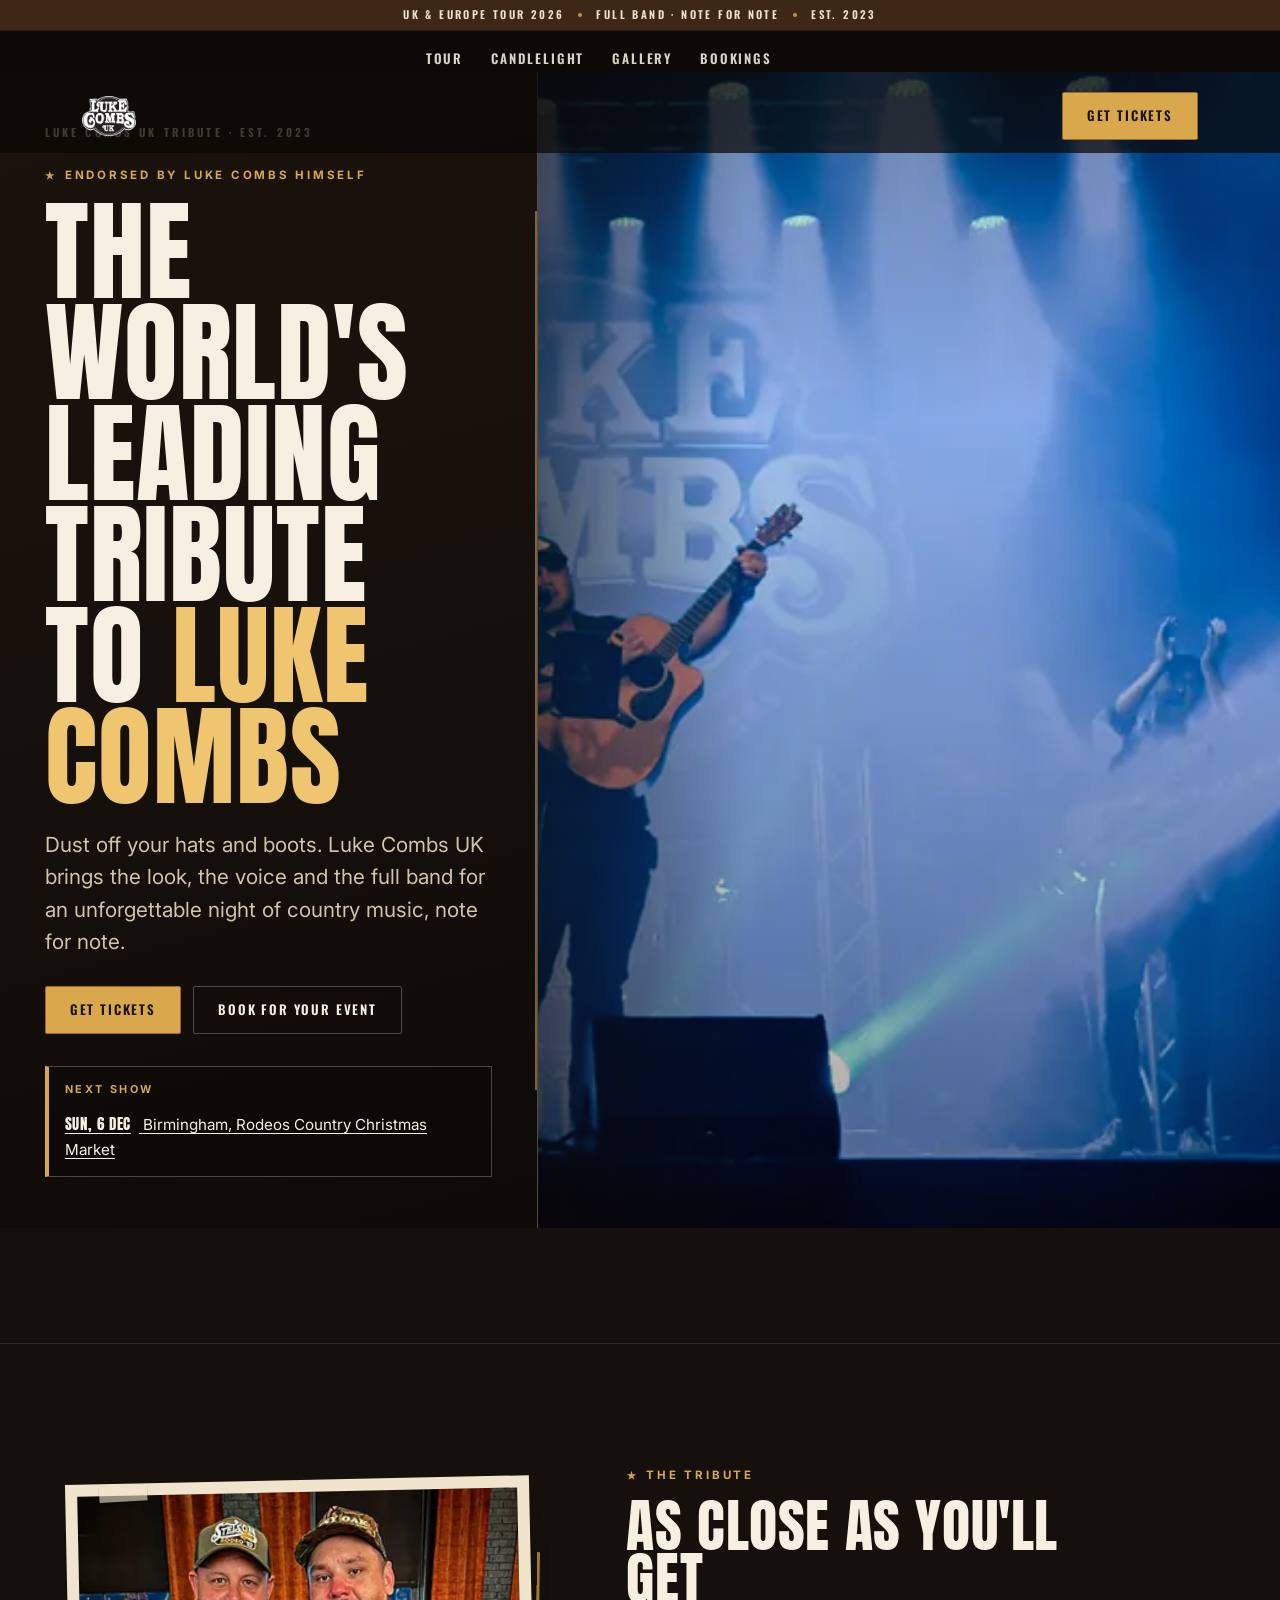
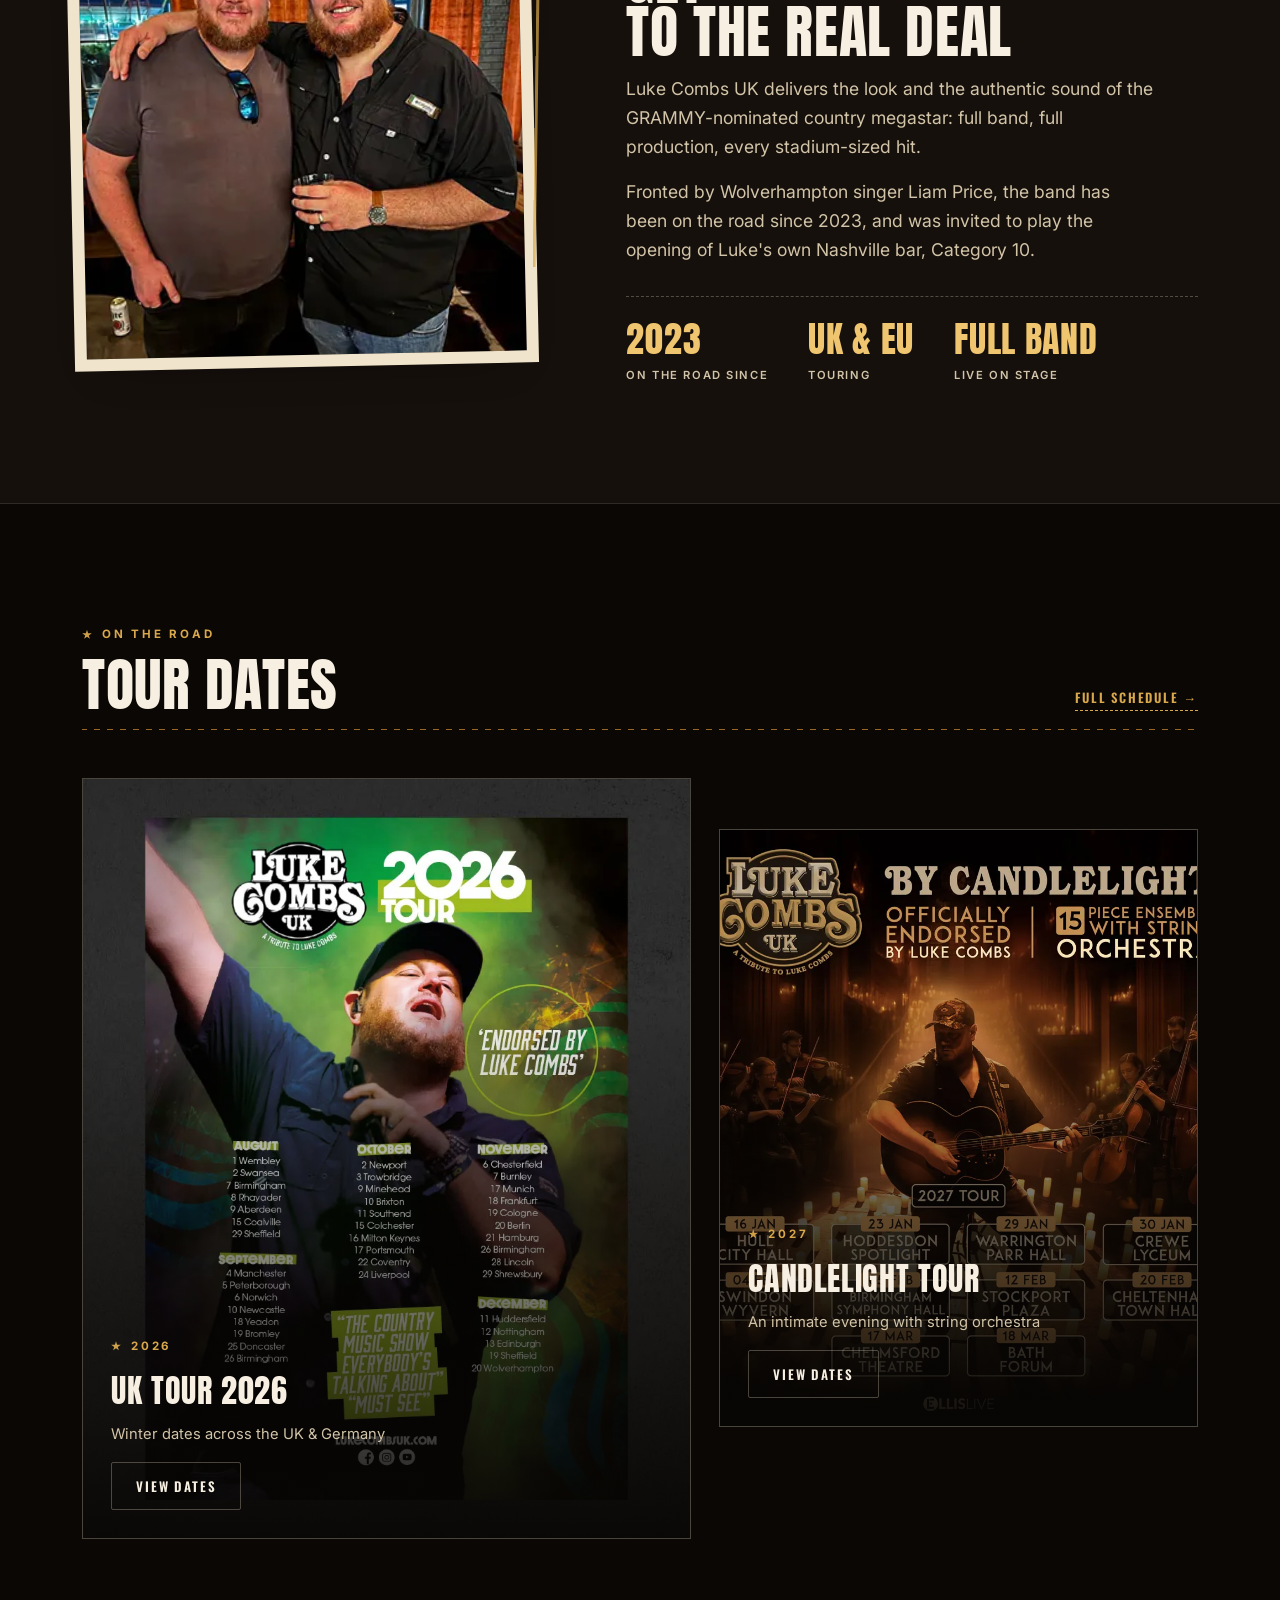
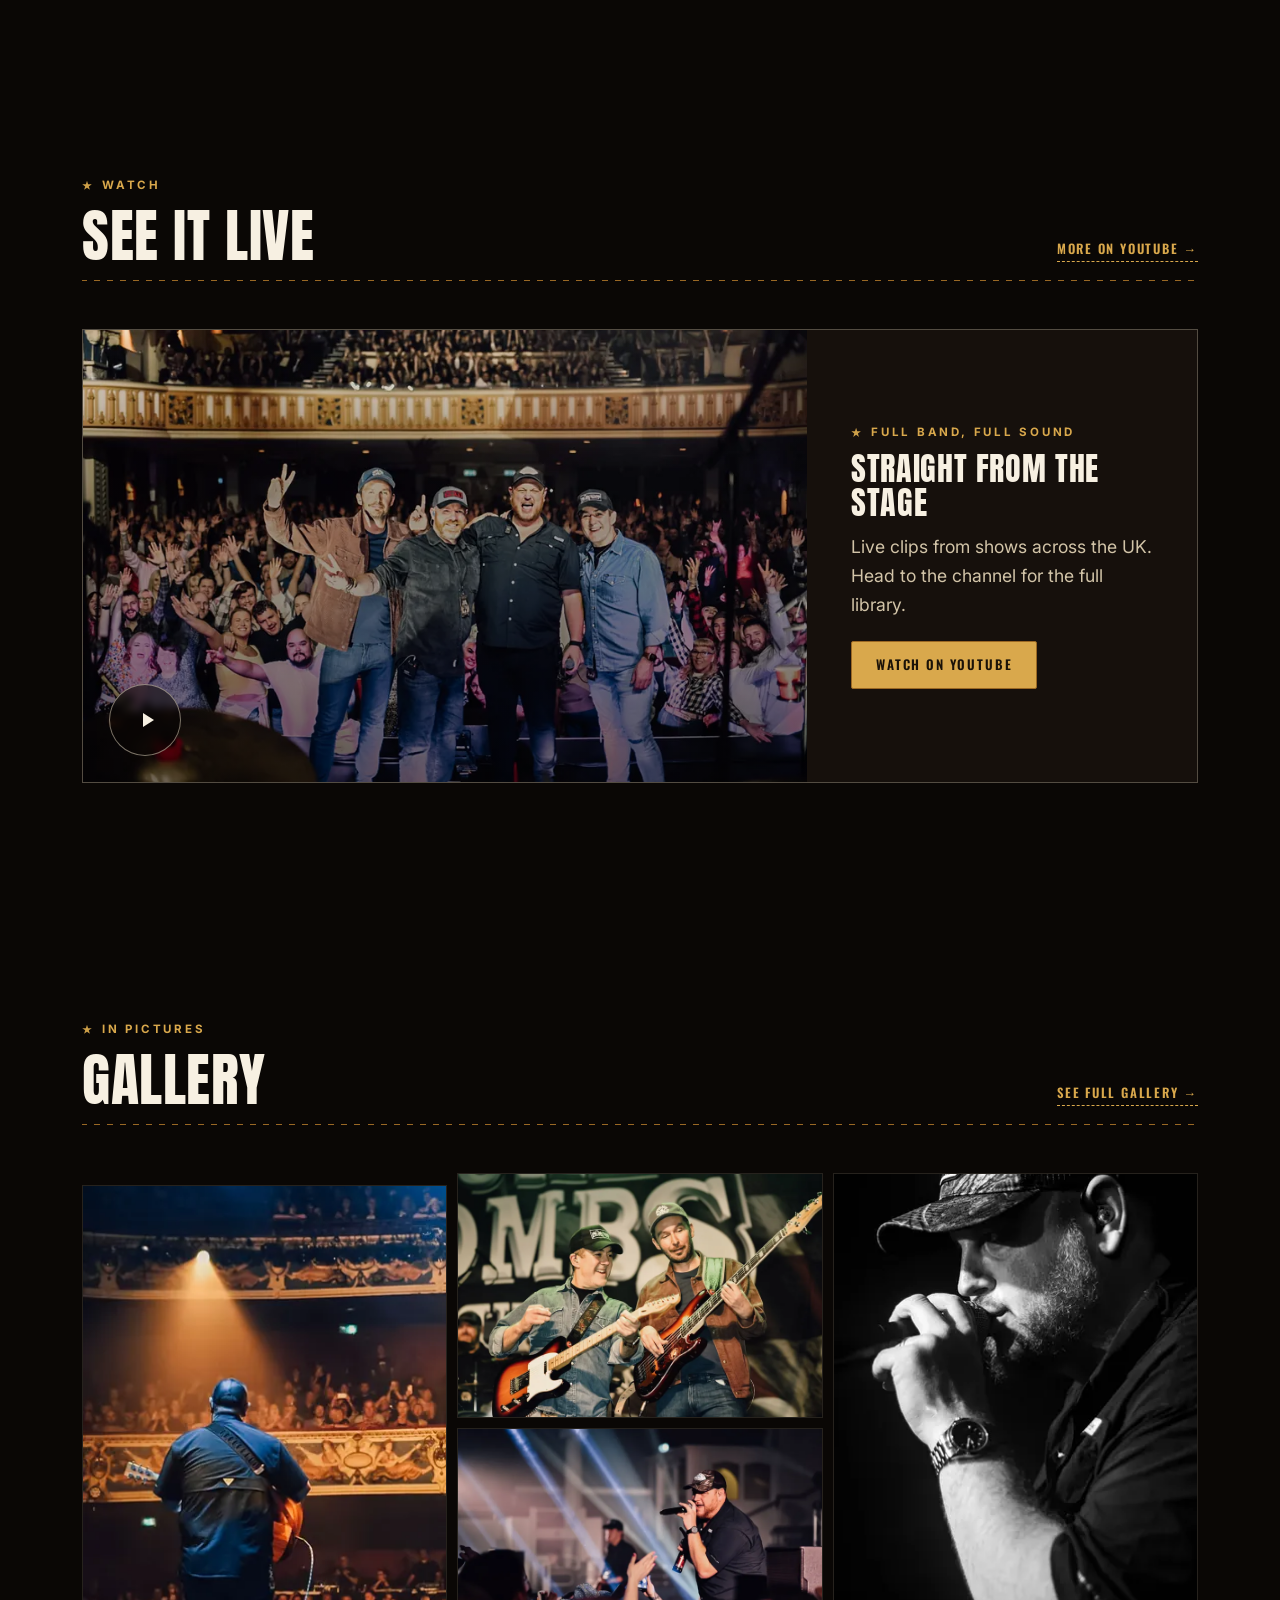
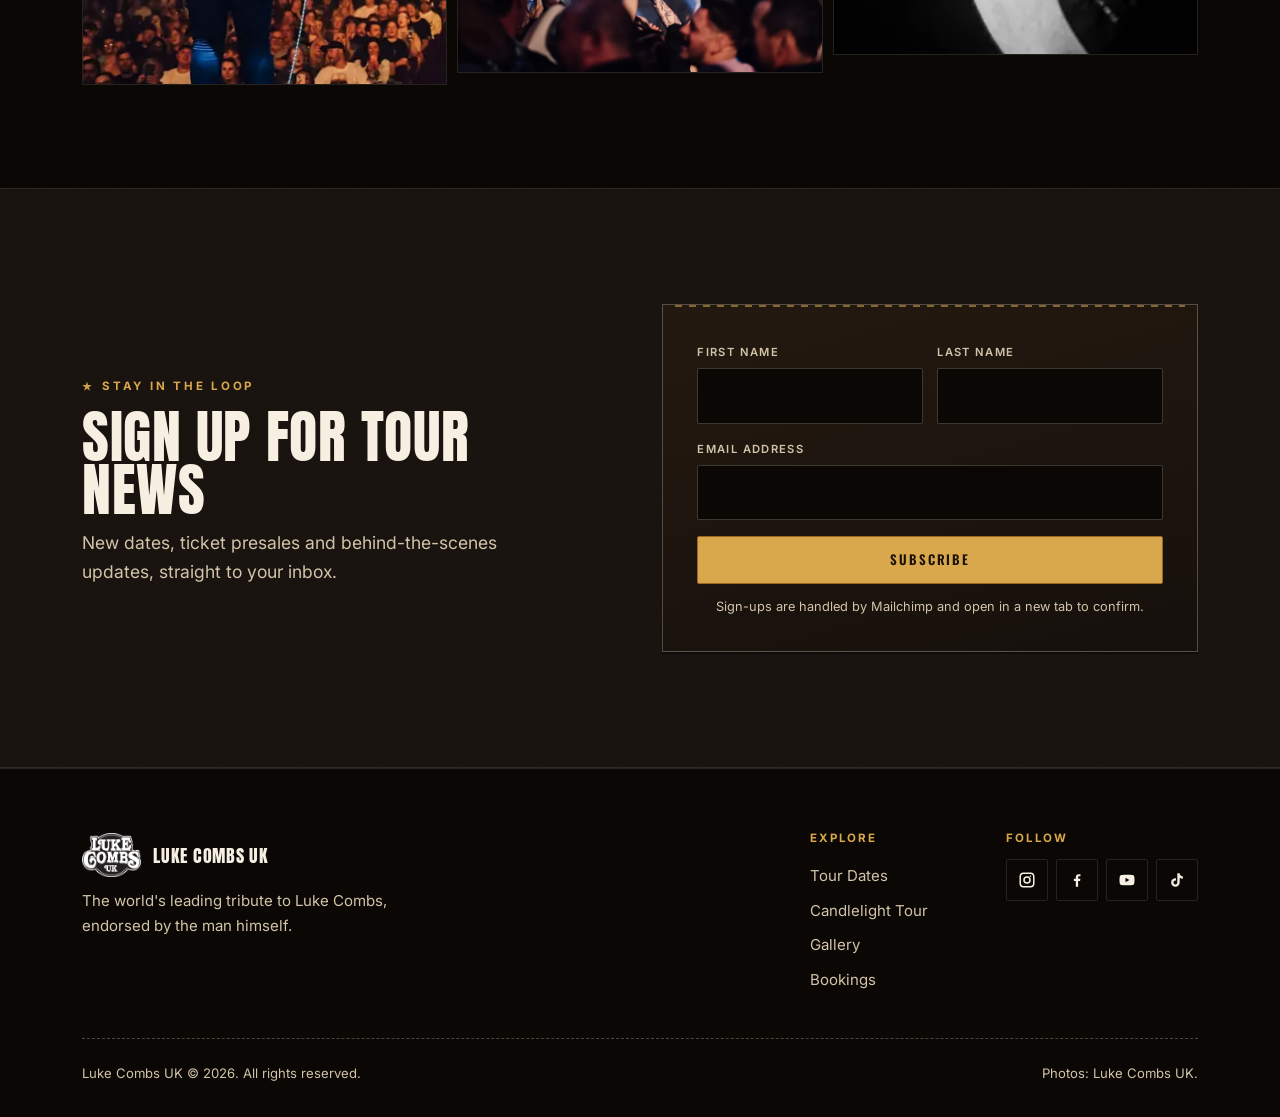
<file: index.html>
<!doctype html>
<html lang="en-GB">
<head>
<meta charset="UTF-8">
<meta name="viewport" content="width=device-width, initial-scale=1, viewport-fit=cover">
<title>Luke Combs UK | The World&#x27;s Leading Luke Combs Tribute</title>
<meta name="description" content="Luke Combs UK, the world&#x27;s leading tribute to Luke Combs, endorsed by the man himself. Full band, authentic sound, on tour across the UK and Europe.">
<link rel="canonical" href="https://sez0x.github.io/luke-combs-uk-redesign/">
<meta property="og:type" content="website">
<meta property="og:site_name" content="Luke Combs UK">
<meta property="og:title" content="Luke Combs UK | The World&#x27;s Leading Luke Combs Tribute">
<meta property="og:description" content="Luke Combs UK, the world&#x27;s leading tribute to Luke Combs, endorsed by the man himself. Full band, authentic sound, on tour across the UK and Europe.">
<meta property="og:image" content="https://sez0x.github.io/luke-combs-uk-redesign/img/Gallery16-1920.webp">
<meta property="og:url" content="https://sez0x.github.io/luke-combs-uk-redesign/">
<meta name="twitter:card" content="summary_large_image">
<link rel="icon" type="image/png" sizes="32x32" href="img/icon-32.png">
<link rel="icon" type="image/png" sizes="192x192" href="img/icon-192.png">
<link rel="apple-touch-icon" href="img/icon-180.png">
<meta name="theme-color" content="#0c0a08">
<link rel="preconnect" href="https://fonts.googleapis.com">
<link rel="preconnect" href="https://fonts.gstatic.com" crossorigin>
<link rel="stylesheet" href="https://fonts.googleapis.com/css2?family=Anton&amp;family=Oswald:wght@500;600;700&amp;family=Inter:wght@400;600;700&amp;display=swap">
<link rel="stylesheet" href="css/style.css?v=mobile-hero-1">
<script type="application/ld+json">
{
 "@context": "https://schema.org",
 "@type": "MusicGroup",
 "name": "Luke Combs UK",
 "url": "https://sez0x.github.io/luke-combs-uk-redesign/",
 "logo": "https://sez0x.github.io/luke-combs-uk-redesign/img/lcuk-logo.png",
 "genre": "Country",
 "description": "The world's leading tribute to Luke Combs, endorsed by the man himself.",
 "sameAs": [
  "https://www.instagram.com/lukecombsuktribute/",
  "https://www.facebook.com/lukecombsuktribute/",
  "https://www.youtube.com/@LukeCombsUK",
  "https://www.tiktok.com/@lukecombstribute"
 ],
 "member": [
  {
   "@type": "Person",
   "name": "Liam Price",
   "roleName": "Lead vocals"
  }
 ]
}
</script>
</head>
<body>
<a class="skip-link" href="#main">Skip to content</a>
<header class="site-header">
  <div class="masthead-bar" aria-hidden="true"><span>UK &amp; Europe Tour 2026</span><span class="dot"></span><span>Full Band · Note For Note</span><span class="dot"></span><span>Est. 2023</span></div>
  <div class="wrap">
    <nav class="main-nav" aria-label="Main">
      <ul><li><a href="tour/">Tour</a></li><li><a href="candlelight/">Candlelight</a></li><li><a href="gallery/">Gallery</a></li><li><a href="contact/">Bookings</a></li></ul>
    </nav>
    <a href="./" class="brand"><img src="img/lcuk-logo.png" width="558" height="415" alt="Luke Combs UK, home"></a>
    <div class="header-cta"><a href="tour/" class="btn btn-primary">Get Tickets</a></div>
    <button class="nav-toggle" type="button" aria-label="Open menu" aria-expanded="false" aria-controls="mobile-nav"><span class="hamburger" aria-hidden="true"><span></span><span></span><span></span></span></button>
  </div>
</header>

<nav class="mobile-nav" id="mobile-nav" aria-label="Mobile">
  <ol class="mobile-nav-links"><li style="--i:0"><a href="tour/"><span class="num" aria-hidden="true">01</span>Tour</a></li><li style="--i:1"><a href="candlelight/"><span class="num" aria-hidden="true">02</span>Candlelight</a></li><li style="--i:2"><a href="gallery/"><span class="num" aria-hidden="true">03</span>Gallery</a></li><li style="--i:3"><a href="contact/"><span class="num" aria-hidden="true">04</span>Bookings</a></li></ol>
  <a href="tour/" class="btn btn-primary btn-block mobile-nav-cta">Get Tickets</a>
  <ul class="mobile-nav-social">
<li><a class="social-icon" href="https://www.instagram.com/lukecombsuktribute/" target="_blank" rel="noopener"><span class="sr-only">Instagram</span><svg viewBox="0 0 24 24" aria-hidden="true" focusable="false"><path fill="currentColor" d="M7 2C4.243 2 2 4.243 2 7v10c0 2.757 2.243 5 5 5h10c2.757 0 5-2.243 5-5V7c0-2.757-2.243-5-5-5H7zm10 2c1.654 0 3 1.346 3 3v10c0 1.654-1.346 3-3 3H7c-1.654 0-3-1.346-3-3V7c0-1.654 1.346-3 3-3h10zM12 7a5 5 0 100 10 5 5 0 000-10zm0 2a3 3 0 110 6 3 3 0 010-6zm4.5-3a1 1 0 100 2 1 1 0 000-2z"/></svg></a></li>
<li><a class="social-icon" href="https://www.facebook.com/lukecombsuktribute/" target="_blank" rel="noopener"><span class="sr-only">Facebook</span><svg viewBox="0 0 24 24" aria-hidden="true" focusable="false"><path fill="currentColor" d="M13.5 21v-7.6h2.6l.4-3h-3V8.5c0-.9.3-1.5 1.5-1.5h1.6V4.3c-.3 0-1.2-.1-2.3-.1-2.3 0-3.9 1.4-3.9 4v2.2H7.8v3h2.6V21h3.1z"/></svg></a></li>
<li><a class="social-icon" href="https://www.youtube.com/@LukeCombsUK" target="_blank" rel="noopener"><span class="sr-only">YouTube</span><svg viewBox="0 0 24 24" aria-hidden="true" focusable="false"><path fill="currentColor" d="M21.6 7.2a2.5 2.5 0 00-1.8-1.8C18.2 5 12 5 12 5s-6.2 0-7.8.4A2.5 2.5 0 002.4 7.2C2 8.8 2 12 2 12s0 3.2.4 4.8a2.5 2.5 0 001.8 1.8C5.8 19 12 19 12 19s6.2 0 7.8-.4a2.5 2.5 0 001.8-1.8c.4-1.6.4-4.8.4-4.8s0-3.2-.4-4.8zM10 15V9l5.2 3L10 15z"/></svg></a></li>
<li><a class="social-icon" href="https://www.tiktok.com/@lukecombstribute" target="_blank" rel="noopener"><span class="sr-only">TikTok</span><svg viewBox="0 0 24 24" aria-hidden="true" focusable="false"><path fill="currentColor" d="M16.6 5.82A4.278 4.278 0 0 1 15.54 3h-3.09v12.4a2.592 2.592 0 0 1-2.59 2.5c-1.42 0-2.6-1.16-2.6-2.6 0-1.72 1.66-3.01 3.37-2.48V9.66c-3.45-.46-6.47 2.22-6.47 5.64 0 3.33 2.76 5.7 5.69 5.7 3.14 0 5.69-2.55 5.69-5.7V9.01a7.35 7.35 0 0 0 4.3 1.38V7.3s-1.88.09-3.24-1.48z"/></svg></a></li>
  </ul>
</nav>

<main id="main">
<section class="hero" aria-labelledby="hero-title">
  <div class="hero-copy-panel">
    <div class="hero-content">
      <p class="mast-kicker">Luke Combs UK Tribute · Est. 2023</p>
      <p class="eyebrow">Endorsed by Luke Combs himself</p>
      <h1 class="hero-title display" id="hero-title">The world&#x27;s leading<br class="br-mobile"> tribute to <em>Luke Combs</em></h1>
      <p class="hero-sub">Dust off your hats and boots. Luke Combs UK brings the look, the voice and the full band for an unforgettable night of country music, note for note.</p>
      <div class="hero-actions">
        <a href="tour/" class="btn btn-primary">Get Tickets</a>
        <a href="contact/" class="btn btn-outline">Book For Your Event</a>
      </div>
      <p class="hero-next" data-next-show>
        <span class="label">Next show</span>
        <a href="tour/#next"><time datetime="2026-11-06" data-next-date>Fri 6 Nov</time> <span data-next-venue>Chesterfield, Winding Wheel</span></a>
      </p>
    </div>
  </div>
  <div class="hero-media" aria-hidden="true">
    <picture>
      <source media="(max-width: 720px)" type="image/webp" srcset="img/Gallery19-360.webp 360w, img/Gallery19-720.webp 720w, img/Gallery19-1080.webp 1080w" sizes="100vw">
      <source type="image/webp" srcset="img/Gallery16-480.webp 480w, img/Gallery16-960.webp 960w, img/Gallery16-1920.webp 1920w" sizes="(min-width: 921px) 58vw, 100vw">
      <img src="img/Gallery16-960.jpg" width="1920" height="1080" alt="" decoding="async" fetchpriority="high">
    </picture>
  </div>
</section>

<section class="about" aria-labelledby="about-title">
  <div class="wrap about-grid">
    <div class="about-copy">
      <p class="eyebrow">The Tribute</p>
      <h2 class="section-title display" id="about-title">As close as you'll get<br>to the real deal</h2>
      <p>Luke Combs UK delivers the look and the authentic sound of the GRAMMY-nominated country megastar: full band, full production, every stadium-sized hit.</p>
      <p>Fronted by Wolverhampton singer Liam Price, the band has been on the road since 2023, and was invited to play the opening of Luke's own Nashville bar, Category 10.</p>
      <ul class="stat-row">
        <li class="stat"><b>2023</b><span>On the road since</span></li>
        <li class="stat"><b>UK &amp; EU</b><span>Touring</span></li>
        <li class="stat"><b>Full Band</b><span>Live on stage</span></li>
      </ul>
    </div>
    <figure class="about-media">
      <picture><source type="image/webp" srcset="img/Luke-Combs-UK-With-Luke-Comb-360.webp 360w" sizes="(max-width: 920px) 90vw, 514px"><img src="img/Luke-Combs-UK-With-Luke-Comb-360.jpg" width="514" height="541" alt="Luke Combs UK frontman Liam Price with Luke Combs" loading="lazy" decoding="async"></picture>
    </figure>
  </div>
</section>

<section class="tour-teaser" aria-labelledby="tour-title">
  <div class="wrap">
    <div class="section-head">
      <div>
        <p class="eyebrow">On The Road</p>
        <h2 class="section-title display" id="tour-title">Tour Dates</h2>
      </div>
      <a href="tour/" class="section-link">Full schedule <span aria-hidden="true">→</span></a>
    </div>
    <div class="tour-teaser-grid">
      <a class="tour-card" href="tour/">
        <picture><source type="image/webp" srcset="img/2026-Tour-Poster-4-540.webp 540w, img/2026-Tour-Poster-4-1080.webp 1080w" sizes="(max-width: 920px) 92vw, 560px"><img src="img/2026-Tour-Poster-4-1080.jpg" width="1080" height="1080" alt="" loading="lazy" decoding="async"></picture>
        <div class="tour-card-body">
          <p class="eyebrow">2026</p>
          <h3>UK Tour 2026</h3>
          <p>Winter dates across the UK &amp; Germany</p>
          <span class="btn btn-outline" aria-hidden="true">View Dates</span>
        </div>
      </a>
      <a class="tour-card" href="candlelight/">
        <picture><source type="image/webp" srcset="img/Candlelight-Square-Tour-Dates-Web-540.webp 540w, img/Candlelight-Square-Tour-Dates-Web-1080.webp 1080w" sizes="(max-width: 920px) 92vw, 560px"><img src="img/Candlelight-Square-Tour-Dates-Web-1080.jpg" width="1080" height="1080" alt="" loading="lazy" decoding="async"></picture>
        <div class="tour-card-body">
          <p class="eyebrow">2027</p>
          <h3>Candlelight Tour</h3>
          <p>An intimate evening with string orchestra</p>
          <span class="btn btn-outline" aria-hidden="true">View Dates</span>
        </div>
      </a>
    </div>
  </div>
</section>

<section class="watch" aria-labelledby="watch-title">
  <div class="wrap">
    <div class="section-head">
      <div>
        <p class="eyebrow">Watch</p>
        <h2 class="section-title display" id="watch-title">See It Live</h2>
      </div>
      <a href="https://www.youtube.com/@LukeCombsUK" class="section-link" target="_blank" rel="noopener">More on YouTube <span aria-hidden="true">→</span></a>
    </div>
    <div class="watch-panel">
      <a class="watch-media" href="https://www.youtube.com/@LukeCombsUK/videos" target="_blank" rel="noopener">
        <picture><source type="image/webp" srcset="img/Gallery-5-480.webp 480w, img/Gallery-5-960.webp 960w, img/Gallery-5-1920.webp 1920w" sizes="(max-width: 920px) 92vw, 700px"><img src="img/Gallery-5-960.jpg" width="1920" height="1080" alt="The band on stage with a packed theatre crowd behind them" loading="lazy" decoding="async"></picture>
        <span class="play" aria-hidden="true"><span class="play-btn"><svg viewBox="0 0 24 24" fill="currentColor"><path d="M8 5v14l11-7z"/></svg></span></span>
        <span class="sr-only">Watch Luke Combs UK videos on YouTube (opens in new tab)</span>
      </a>
      <div class="watch-info">
        <p class="eyebrow">Full Band, Full Sound</p>
        <h3>Straight From The Stage</h3>
        <p>Live clips from shows across the UK. Head to the channel for the full library.</p>
        <a href="https://www.youtube.com/@LukeCombsUK/videos" class="btn btn-primary" target="_blank" rel="noopener">Watch On YouTube</a>
      </div>
    </div>
  </div>
</section>

<section class="gallery-teaser" aria-labelledby="gallery-title">
  <div class="wrap">
    <div class="section-head">
      <div>
        <p class="eyebrow">In Pictures</p>
        <h2 class="section-title display" id="gallery-title">Gallery</h2>
      </div>
      <a href="gallery/" class="section-link">See full gallery <span aria-hidden="true">→</span></a>
    </div>
    <a class="gallery-bento" href="gallery/" aria-label="Open the full gallery">
      <figure><picture><source type="image/webp" srcset="img/Gallery18-360.webp 360w, img/Gallery18-720.webp 720w, img/Gallery18-1080.webp 1080w" sizes="(max-width: 560px) 46vw, 280px"><img src="img/Gallery18-720.jpg" width="1080" height="1920" alt="The singer seen from behind, facing a packed theatre" loading="lazy" decoding="async"></picture></figure>
      <figure><picture><source type="image/webp" srcset="img/Gallery-4-480.webp 480w, img/Gallery-4-960.webp 960w, img/Gallery-4-1920.webp 1920w" sizes="(max-width: 560px) 46vw, 560px"><img src="img/Gallery-4-960.jpg" width="1920" height="1080" alt="Two Luke Combs UK guitarists playing side by side on stage" loading="lazy" decoding="async"></picture></figure>
      <figure><picture><source type="image/webp" srcset="img/Gallery17-480.webp 480w, img/Gallery17-960.webp 960w, img/Gallery17-1920.webp 1920w" sizes="(max-width: 560px) 46vw, 560px"><img src="img/Gallery17-960.jpg" width="1920" height="1080" alt="The singer leaning towards the crowd under bright stage lights" loading="lazy" decoding="async"></picture></figure>
      <figure><picture><source type="image/webp" srcset="img/Gallery23-360.webp 360w, img/Gallery23-720.webp 720w, img/Gallery23-1080.webp 1080w" sizes="280px"><img src="img/Gallery23-720.jpg" width="1080" height="1920" alt="Black and white close-up portrait of the singer" loading="lazy" decoding="async"></picture></figure>
    </a>
  </div>
</section>

<section class="cta-band" aria-labelledby="nl-title">
  <div class="wrap cta-grid">
    <div class="cta-copy">
      <p class="eyebrow">Stay In The Loop</p>
      <h2 class="section-title display" id="nl-title">Sign Up For Tour News</h2>
      <p>New dates, ticket presales and behind-the-scenes updates, straight to your inbox.</p>
    </div>
    <div class="form-card">
      <form class="nl-form" action="https://lukecombsuk.us13.list-manage.com/subscribe/post?u=2b78be43e5334d1675575d823&amp;id=075c43957e&amp;f_id=002ef7e7f0" method="post" target="_blank">
        <div class="field-row">
          <div class="field"><label for="nl-fname">First name</label><input id="nl-fname" type="text" name="FNAME" autocomplete="given-name" required></div>
          <div class="field"><label for="nl-lname">Last name</label><input id="nl-lname" type="text" name="LNAME" autocomplete="family-name" required></div>
        </div>
        <div class="field"><label for="nl-email">Email address</label><input id="nl-email" type="email" name="EMAIL" autocomplete="email" required></div>
        <div class="hp-field" aria-hidden="true"><input type="text" name="b_2b78be43e5334d1675575d823_075c43957e" tabindex="-1" value="" autocomplete="off"></div>
        <button type="submit" class="btn btn-primary btn-block">Subscribe</button>
        <p class="form-note">Sign-ups are handled by Mailchimp and open in a new tab to confirm.</p>
      </form>
    </div>
  </div>
</section>
<script type="application/json" id="tour-data">[{"date": "2026-11-06", "city": "Chesterfield", "venue": "Winding Wheel", "url": "https://chesterfieldtheatres.co.uk/events/luke-combs-uk/"}, {"date": "2026-11-07", "city": "Burnley", "venue": "Penny Blacks", "url": "https://www.skiddle.com/whats-on/Burnley/Penny-Blacks/Luke-Combs-UK-tribute-in-BURNLEY/42172501/"}, {"date": "2026-11-17", "city": "Munich", "venue": "Tonhalle", "url": "https://www.eventim.de/en/event/luke-combs-uk-the-worlds-leading-tribute-to-luke-combs-tonhalle-eventfabrik-21544190/"}, {"date": "2026-11-18", "city": "Frankfurt", "venue": "Batschkapp", "url": "https://www.batschkapp.net/events/luke-combs-uk-frankfurt-batschkapp-2026-11-18-200000"}, {"date": "2026-11-19", "city": "Cologne", "venue": "Live Music Hall", "url": "https://www.eventim.de/en/event/luke-combs-uk-tribute-luke-combs-uk-the-worlds-leading-tribute-to-luke-combs-live-music-hall-21523172/"}, {"date": "2026-11-20", "city": "Berlin", "venue": "Metropol", "url": "https://www.eventim.de/en/event/luke-combs-uk-the-worlds-leading-tribute-to-luke-combs-metropol-21650075/"}, {"date": "2026-11-21", "city": "Hamburg", "venue": "Docks Hamburg", "url": "https://www.eventim.de/en/event/luke-combs-uk-tribute-luke-combs-uk-the-worlds-leading-tribute-to-luke-combs-docks-hamburg-21606230/"}, {"date": "2026-11-26", "city": "Birmingham", "venue": "Rodeos", "url": "https://rodeosbbq.co.uk/event/luke-combs-uk-5/"}, {"date": "2026-11-28", "city": "Lincoln", "venue": "The Engine Shed", "url": "https://www.skiddle.com/whats-on/Lincoln/The-Engine-Shed/LINCOLN-GOES-COUNTRY---Luke-Combs--Morgan-Wallen-Tribute/42406721/"}, {"date": "2026-11-29", "city": "Shrewsbury", "venue": "The Buttermarket", "url": "https://www.thebuttermarket.co.uk/event/%F0%9F%A4%A0-luke-combs-uk-tribute-in-concert-special-guest-%E2%AD%90%EF%B8%8F%E2%AD%90%EF%B8%8F%E2%AD%90%EF%B8%8F%E2%AD%90%EF%B8%8F%E2%AD%90%EF%B8%8F-5/"}, {"date": "2026-12-06", "city": "Birmingham", "venue": "Rodeos Country Christmas Market", "url": "https://www.skiddle.com/whats-on/Birmingham/Rodeos-Bbq/Rodeos-Country-Christmas-Market-with-Luke-Combs-UK/42667148/"}, {"date": "2026-12-11", "city": "Huddersfield", "venue": "Smile Bar and Venue", "url": "https://www.skiddle.com/whats-on/Huddersfield/Smile-Bar-And-Venue/Luke-Combs-UK-tribute-in-HUDDERSFIELD/42271868/"}, {"date": "2026-12-12", "city": "Nottingham", "venue": "The Nest \u00b7 Road To Nashville", "url": "https://www.skiddle.com/whats-on/Nottingham/The-Nest-%28%40-Notts-County-FC%29/Road-to-Nashville-Indoor-Rodeo-Show--The-Nest/42649447/"}, {"date": "2026-12-13", "city": "Edinburgh", "venue": "Edinburgh Corn Exchange", "url": "https://www.edinburghcornexchange.co.uk/all-events/luke-combs-uk-tickets-ae1447611"}, {"date": "2026-12-19", "city": "Sheffield", "venue": "Network Sheffield", "url": "https://www.skiddle.com/whats-on/Sheffield/Network-Sheffield-14-16-Matilda-Street-S14qd/Sheffield-Goes-Country---Luke-Combs-and-Morgan-Wallen-Tribute/42124392/"}, {"date": "2026-12-20", "city": "Wolverhampton", "venue": "Rodeos", "url": ""}, {"date": "2027-01-16", "city": "Hull", "venue": "Hull City Hall", "url": "https://www.hulltheatres.co.uk/theatre-events/luke-combs-uk-by-candlelight-with-string-orchestra"}, {"date": "2027-01-23", "city": "Hoddesdon", "venue": "The Spotlight", "url": "https://www.thespotlightvenue.com/whats-on/luke-combs-by-candlelight/515/book/1687"}, {"date": "2027-01-29", "city": "Warrington", "venue": "Culture Warrington", "url": "https://culturewarrington.org/whats-on/luke-combs-uk-by-candlelight-with-string-orchestra/"}, {"date": "2027-01-30", "city": "Crewe", "venue": "Lyceum Theatre", "url": "https://trafalgartickets.com/lyceum-theatre-crewe/en-GB/event/music/luke-combs-uk-tickets"}, {"date": "2027-02-04", "city": "Swindon", "venue": "Wyvern Theatre", "url": "https://trafalgartickets.com/swindon-theatres/en-GB/event/music/luke-combs-uk-by-candlelight-tickets"}, {"date": "2027-02-05", "city": "Birmingham", "venue": "Symphony Hall", "url": "https://bmusic.co.uk/events/luke-combs-uk-by-candlelight-with-string-orchestra"}, {"date": "2027-02-12", "city": "Stockport", "venue": "The Plaza", "url": "https://www.quaytickets.com/stockport/en-GB/shows/luke%20combs%20by%20candlelight%20with%20string%20orchestra/events"}, {"date": "2027-02-20", "city": "Cheltenham", "venue": "Cheltenham Town Hall", "url": "https://cheltenhamtownhall.org.uk/event/luke-combs-uk-by-candlelight/"}, {"date": "2027-03-17", "city": "Chelmsford", "venue": "Chelmsford Theatre", "url": "https://www.chelmsfordtheatre.co.uk/events/luke-combs-uk-by-candlelight"}, {"date": "2027-03-18", "city": "Bath", "venue": "Bath Forum", "url": "https://bathforum.ticketline.co.uk/order/tickets/13380726/luke-combs-uk-by-candlelight-with-string-orchestra-bath-forum-2027-03-18-19-30-00"}]</script>
</main>

<footer class="site-footer">
  <div class="wrap">
    <div class="footer-top">
      <div>
        <div class="footer-brand">
          <img src="img/lcuk-logo.png" width="558" height="415" alt="" loading="lazy">
          <span class="brand-text display">Luke Combs UK</span>
        </div>
        <p class="footer-tagline">The world's leading tribute to Luke Combs, endorsed by the man himself.</p>
      </div>
      <div class="footer-links">
        <nav class="footer-col" aria-label="Footer">
          <h2 class="footer-h">Explore</h2>
          <a href="tour/">Tour Dates</a>
          <a href="candlelight/">Candlelight Tour</a>
          <a href="gallery/">Gallery</a>
          <a href="contact/">Bookings</a>
        </nav>
        <div class="footer-col">
          <h2 class="footer-h">Follow</h2>
          <ul class="footer-social-row">
<li><a class="social-icon" href="https://www.instagram.com/lukecombsuktribute/" target="_blank" rel="noopener"><span class="sr-only">Instagram</span><svg viewBox="0 0 24 24" aria-hidden="true" focusable="false"><path fill="currentColor" d="M7 2C4.243 2 2 4.243 2 7v10c0 2.757 2.243 5 5 5h10c2.757 0 5-2.243 5-5V7c0-2.757-2.243-5-5-5H7zm10 2c1.654 0 3 1.346 3 3v10c0 1.654-1.346 3-3 3H7c-1.654 0-3-1.346-3-3V7c0-1.654 1.346-3 3-3h10zM12 7a5 5 0 100 10 5 5 0 000-10zm0 2a3 3 0 110 6 3 3 0 010-6zm4.5-3a1 1 0 100 2 1 1 0 000-2z"/></svg></a></li>
<li><a class="social-icon" href="https://www.facebook.com/lukecombsuktribute/" target="_blank" rel="noopener"><span class="sr-only">Facebook</span><svg viewBox="0 0 24 24" aria-hidden="true" focusable="false"><path fill="currentColor" d="M13.5 21v-7.6h2.6l.4-3h-3V8.5c0-.9.3-1.5 1.5-1.5h1.6V4.3c-.3 0-1.2-.1-2.3-.1-2.3 0-3.9 1.4-3.9 4v2.2H7.8v3h2.6V21h3.1z"/></svg></a></li>
<li><a class="social-icon" href="https://www.youtube.com/@LukeCombsUK" target="_blank" rel="noopener"><span class="sr-only">YouTube</span><svg viewBox="0 0 24 24" aria-hidden="true" focusable="false"><path fill="currentColor" d="M21.6 7.2a2.5 2.5 0 00-1.8-1.8C18.2 5 12 5 12 5s-6.2 0-7.8.4A2.5 2.5 0 002.4 7.2C2 8.8 2 12 2 12s0 3.2.4 4.8a2.5 2.5 0 001.8 1.8C5.8 19 12 19 12 19s6.2 0 7.8-.4a2.5 2.5 0 001.8-1.8c.4-1.6.4-4.8.4-4.8s0-3.2-.4-4.8zM10 15V9l5.2 3L10 15z"/></svg></a></li>
<li><a class="social-icon" href="https://www.tiktok.com/@lukecombstribute" target="_blank" rel="noopener"><span class="sr-only">TikTok</span><svg viewBox="0 0 24 24" aria-hidden="true" focusable="false"><path fill="currentColor" d="M16.6 5.82A4.278 4.278 0 0 1 15.54 3h-3.09v12.4a2.592 2.592 0 0 1-2.59 2.5c-1.42 0-2.6-1.16-2.6-2.6 0-1.72 1.66-3.01 3.37-2.48V9.66c-3.45-.46-6.47 2.22-6.47 5.64 0 3.33 2.76 5.7 5.69 5.7 3.14 0 5.69-2.55 5.69-5.7V9.01a7.35 7.35 0 0 0 4.3 1.38V7.3s-1.88.09-3.24-1.48z"/></svg></a></li>
          </ul>
        </div>
      </div>
    </div>
    <div class="footer-bottom">
      <small>Luke Combs UK &copy; 2026. All rights reserved.</small>
      <small>Photos: Luke Combs UK.</small>
    </div>
  </div>
</footer>

<script src="js/main.js" defer></script>
</body>
</html>
</file>
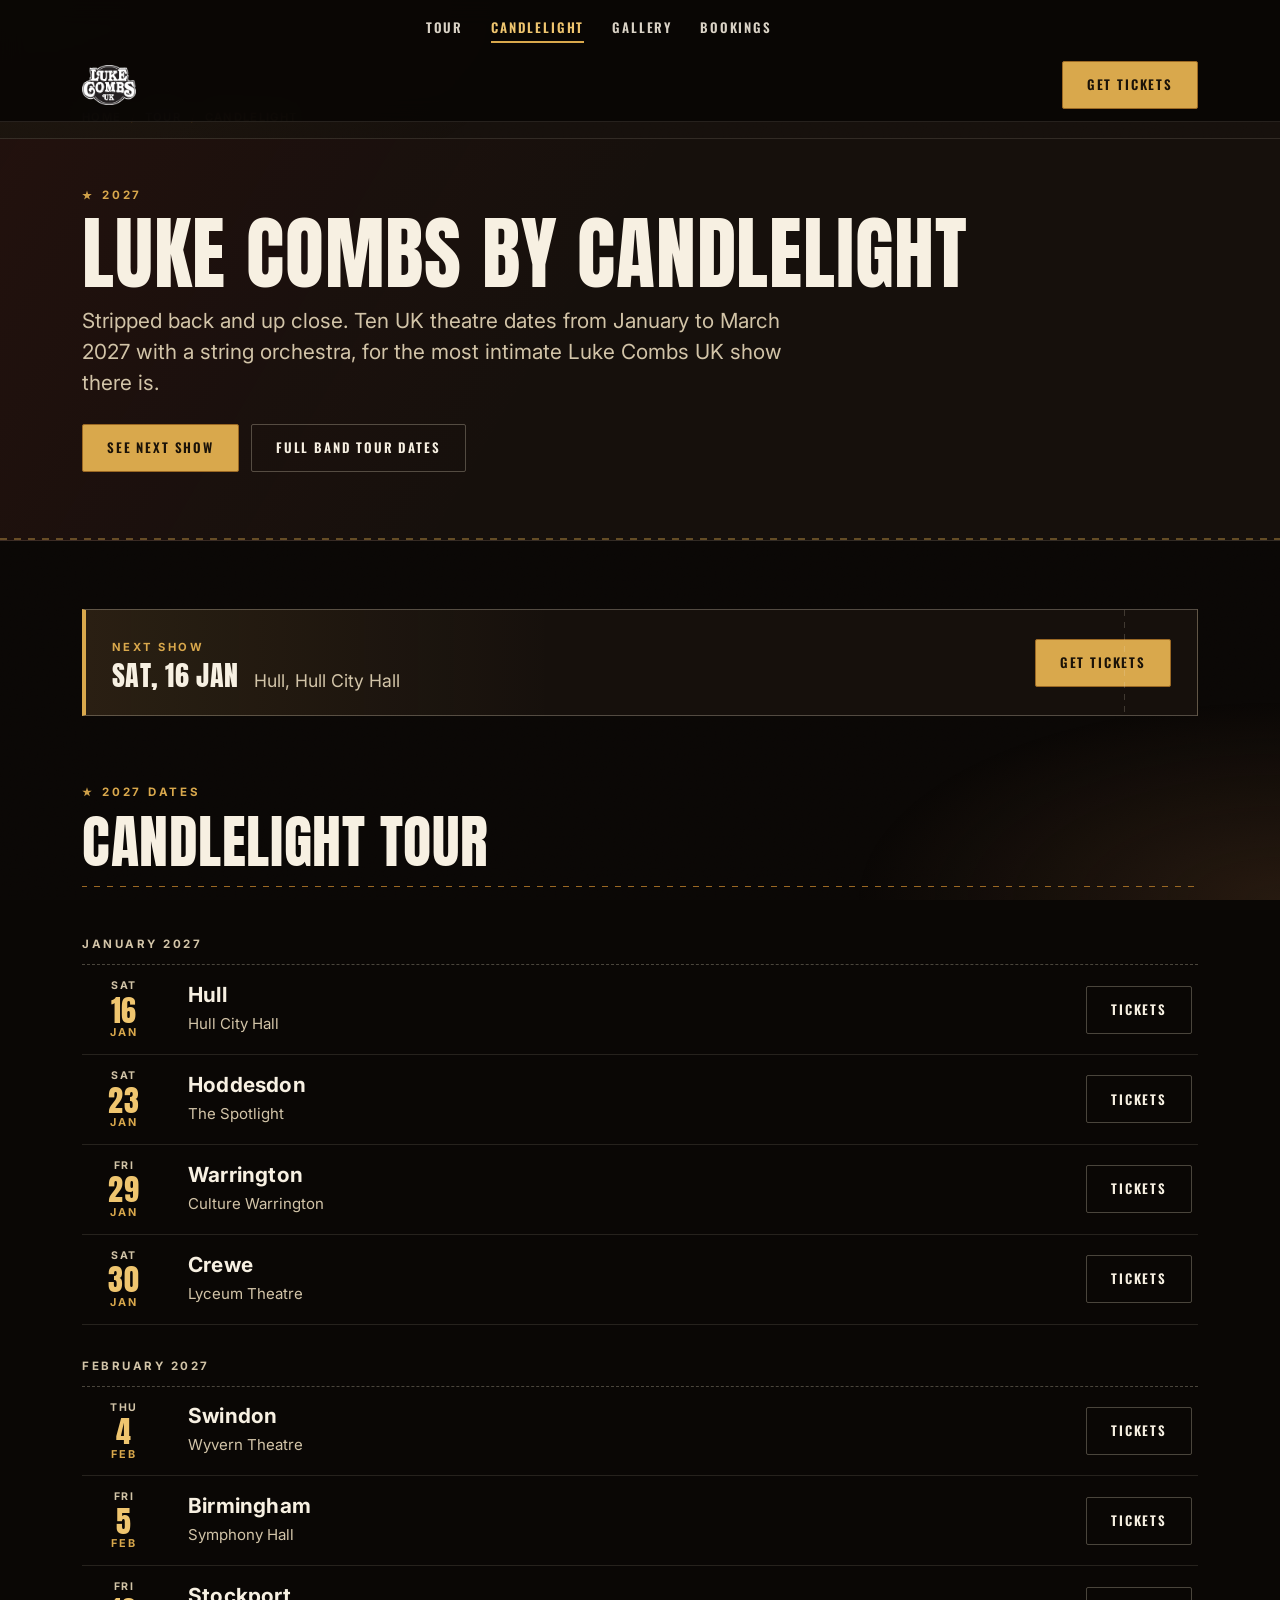
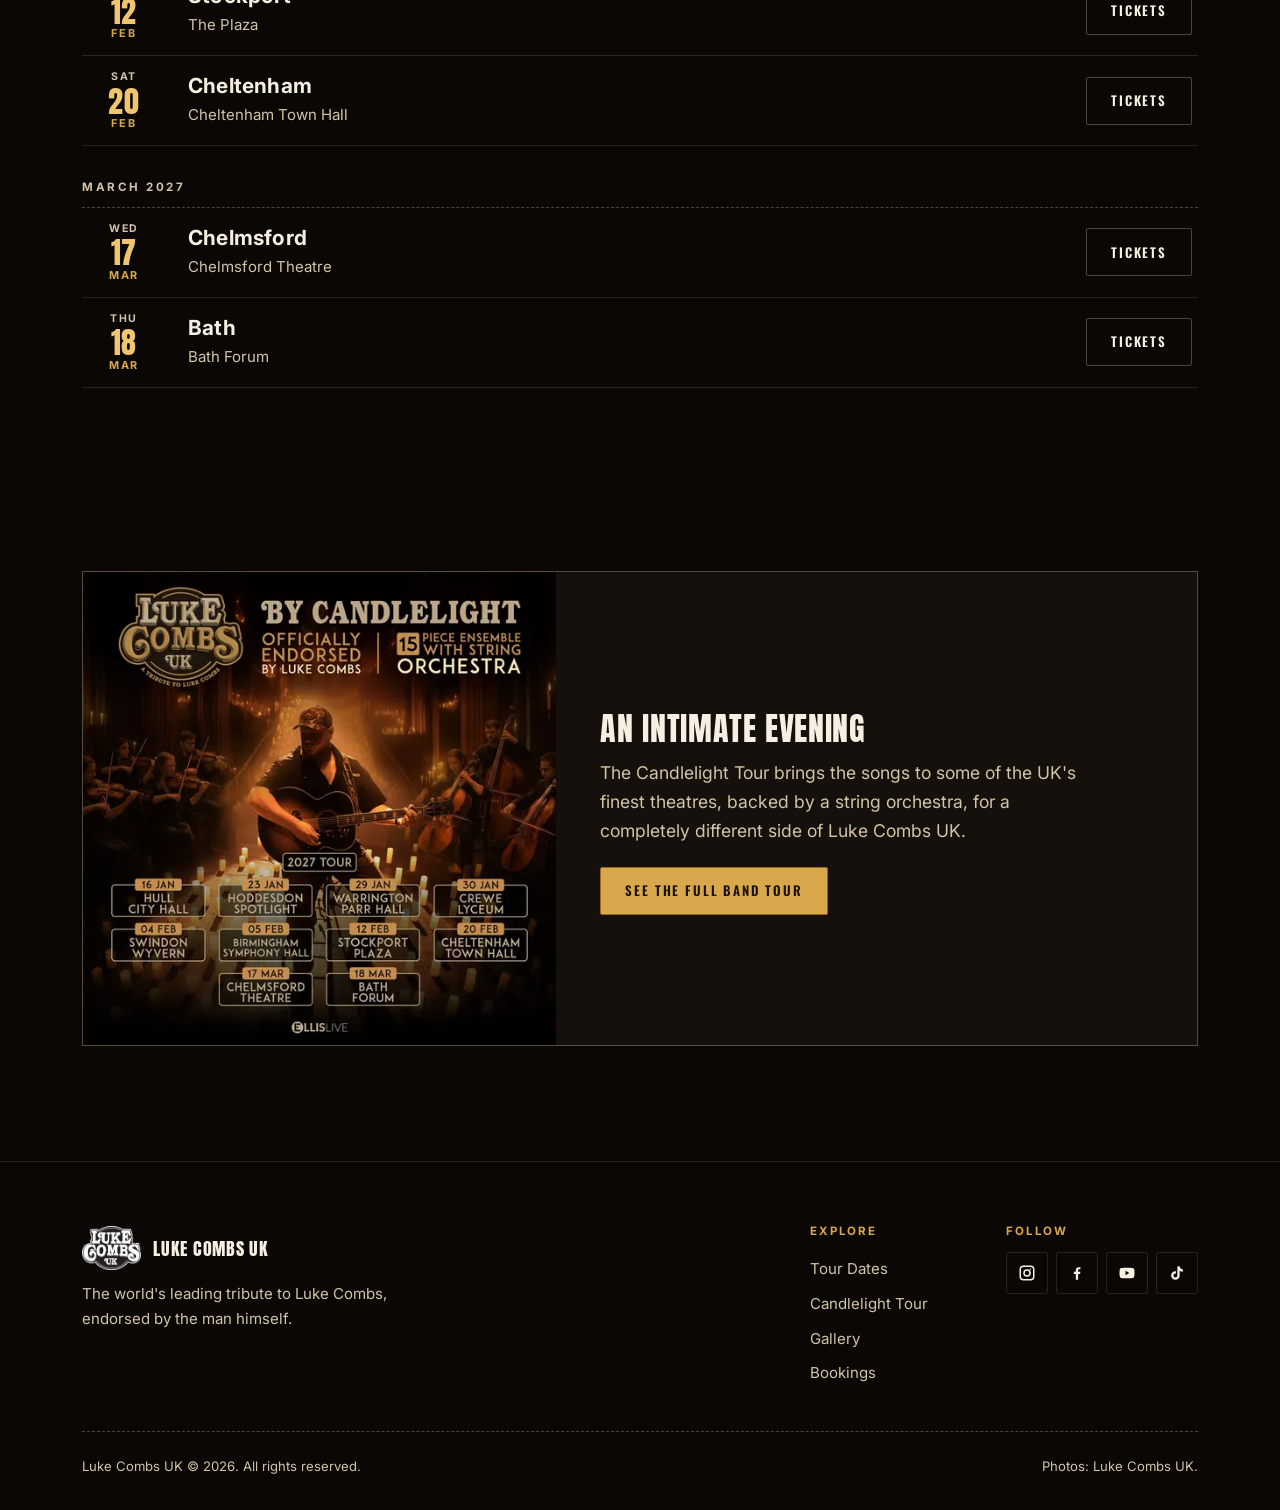
<file: candlelight/index.html>
<!doctype html>
<html lang="en-GB">
<head>
<meta charset="UTF-8">
<meta name="viewport" content="width=device-width, initial-scale=1, viewport-fit=cover">
<title>Luke Combs By Candlelight 2027 | Luke Combs UK</title>
<meta name="description" content="Luke Combs UK By Candlelight: an intimate evening with string orchestra, touring UK theatres from January to March 2027. See all dates and get tickets.">
<link rel="canonical" href="https://sez0x.github.io/luke-combs-uk-redesign/candlelight/">
<meta property="og:type" content="website">
<meta property="og:site_name" content="Luke Combs UK">
<meta property="og:title" content="Luke Combs By Candlelight 2027 | Luke Combs UK">
<meta property="og:description" content="Luke Combs UK By Candlelight: an intimate evening with string orchestra, touring UK theatres from January to March 2027. See all dates and get tickets.">
<meta property="og:image" content="https://sez0x.github.io/luke-combs-uk-redesign/img/Candlelight-Square-Tour-Dates-Web-1080.webp">
<meta property="og:url" content="https://sez0x.github.io/luke-combs-uk-redesign/candlelight/">
<meta name="twitter:card" content="summary_large_image">
<link rel="icon" type="image/png" sizes="32x32" href="../img/icon-32.png">
<link rel="icon" type="image/png" sizes="192x192" href="../img/icon-192.png">
<link rel="apple-touch-icon" href="../img/icon-180.png">
<meta name="theme-color" content="#0c0a08">
<link rel="preconnect" href="https://fonts.googleapis.com">
<link rel="preconnect" href="https://fonts.gstatic.com" crossorigin>
<link rel="stylesheet" href="https://fonts.googleapis.com/css2?family=Anton&amp;family=Oswald:wght@500;600;700&amp;family=Inter:wght@400;600;700&amp;display=swap">
<link rel="stylesheet" href="../css/style.css?v=mobile-hero-1">
</head>
<body>
<a class="skip-link" href="#main">Skip to content</a>
<header class="site-header solid">
  <div class="wrap">
    <nav class="main-nav" aria-label="Main">
      <ul><li><a href="../tour/">Tour</a></li><li><a href="../candlelight/" aria-current="page">Candlelight</a></li><li><a href="../gallery/">Gallery</a></li><li><a href="../contact/">Bookings</a></li></ul>
    </nav>
    <a href="../" class="brand"><img src="../img/lcuk-logo.png" width="558" height="415" alt="Luke Combs UK, home"></a>
    <div class="header-cta"><a href="../tour/" class="btn btn-primary">Get Tickets</a></div>
    <button class="nav-toggle" type="button" aria-label="Open menu" aria-expanded="false" aria-controls="mobile-nav"><span class="hamburger" aria-hidden="true"><span></span><span></span><span></span></span></button>
  </div>
</header>

<nav class="mobile-nav" id="mobile-nav" aria-label="Mobile">
  <ol class="mobile-nav-links"><li style="--i:0"><a href="../tour/"><span class="num" aria-hidden="true">01</span>Tour</a></li><li style="--i:1"><a href="../candlelight/" aria-current="page"><span class="num" aria-hidden="true">02</span>Candlelight</a></li><li style="--i:2"><a href="../gallery/"><span class="num" aria-hidden="true">03</span>Gallery</a></li><li style="--i:3"><a href="../contact/"><span class="num" aria-hidden="true">04</span>Bookings</a></li></ol>
  <a href="../tour/" class="btn btn-primary btn-block mobile-nav-cta">Get Tickets</a>
  <ul class="mobile-nav-social">
<li><a class="social-icon" href="https://www.instagram.com/lukecombsuktribute/" target="_blank" rel="noopener"><span class="sr-only">Instagram</span><svg viewBox="0 0 24 24" aria-hidden="true" focusable="false"><path fill="currentColor" d="M7 2C4.243 2 2 4.243 2 7v10c0 2.757 2.243 5 5 5h10c2.757 0 5-2.243 5-5V7c0-2.757-2.243-5-5-5H7zm10 2c1.654 0 3 1.346 3 3v10c0 1.654-1.346 3-3 3H7c-1.654 0-3-1.346-3-3V7c0-1.654 1.346-3 3-3h10zM12 7a5 5 0 100 10 5 5 0 000-10zm0 2a3 3 0 110 6 3 3 0 010-6zm4.5-3a1 1 0 100 2 1 1 0 000-2z"/></svg></a></li>
<li><a class="social-icon" href="https://www.facebook.com/lukecombsuktribute/" target="_blank" rel="noopener"><span class="sr-only">Facebook</span><svg viewBox="0 0 24 24" aria-hidden="true" focusable="false"><path fill="currentColor" d="M13.5 21v-7.6h2.6l.4-3h-3V8.5c0-.9.3-1.5 1.5-1.5h1.6V4.3c-.3 0-1.2-.1-2.3-.1-2.3 0-3.9 1.4-3.9 4v2.2H7.8v3h2.6V21h3.1z"/></svg></a></li>
<li><a class="social-icon" href="https://www.youtube.com/@LukeCombsUK" target="_blank" rel="noopener"><span class="sr-only">YouTube</span><svg viewBox="0 0 24 24" aria-hidden="true" focusable="false"><path fill="currentColor" d="M21.6 7.2a2.5 2.5 0 00-1.8-1.8C18.2 5 12 5 12 5s-6.2 0-7.8.4A2.5 2.5 0 002.4 7.2C2 8.8 2 12 2 12s0 3.2.4 4.8a2.5 2.5 0 001.8 1.8C5.8 19 12 19 12 19s6.2 0 7.8-.4a2.5 2.5 0 001.8-1.8c.4-1.6.4-4.8.4-4.8s0-3.2-.4-4.8zM10 15V9l5.2 3L10 15z"/></svg></a></li>
<li><a class="social-icon" href="https://www.tiktok.com/@lukecombstribute" target="_blank" rel="noopener"><span class="sr-only">TikTok</span><svg viewBox="0 0 24 24" aria-hidden="true" focusable="false"><path fill="currentColor" d="M16.6 5.82A4.278 4.278 0 0 1 15.54 3h-3.09v12.4a2.592 2.592 0 0 1-2.59 2.5c-1.42 0-2.6-1.16-2.6-2.6 0-1.72 1.66-3.01 3.37-2.48V9.66c-3.45-.46-6.47 2.22-6.47 5.64 0 3.33 2.76 5.7 5.69 5.7 3.14 0 5.69-2.55 5.69-5.7V9.01a7.35 7.35 0 0 0 4.3 1.38V7.3s-1.88.09-3.24-1.48z"/></svg></a></li>
  </ul>
</nav>

<nav class="breadcrumbs" aria-label="Breadcrumb">
  <div class="wrap"><ol><li><a href="../">Home</a></li><li><a href="../tour/">Tour</a></li><li aria-current="page">Candlelight</li></ol></div>
</nav>

<main id="main">
<section class="page-hero page-hero-warm">
  <div class="wrap">
    <p class="eyebrow">2027</p>
    <h1 class="display">Luke Combs By Candlelight</h1>
    <p>Stripped back and up close. Ten UK theatre dates from January to March 2027 with a string orchestra, for the most intimate Luke Combs UK show there is.</p>
    <div class="hero-actions">
      <a href="#next" class="btn btn-primary">See Next Show</a>
      <a href="../tour/" class="btn btn-outline">Full Band Tour Dates</a>
    </div>
  </div>
</section>

<section class="tour-section" aria-labelledby="cl27">
  <div class="wrap">
    <div class="next-show" id="next" data-next-show>
  <div>
    <span class="label">Next show</span>
    <p class="info"><time class="date display" datetime="2027-01-16" data-next-date>Sat 16 Jan</time>
    <span class="venue" data-next-venue>Hull, Hull City Hall</span></p>
  </div>
  <a href="https://www.hulltheatres.co.uk/theatre-events/luke-combs-uk-by-candlelight-with-string-orchestra" class="btn btn-primary" target="_blank" rel="noopener" data-next-link>Get Tickets</a>
</div>
    <div class="section-head">
      <div>
        <p class="eyebrow">2027 Dates</p>
        <h2 class="section-title display" id="cl27">Candlelight Tour</h2>
      </div>
    </div>
    <div class="tour-months" data-tour>
<div class="tour-month" data-month="2027-01"><h3 class="tour-month-h">January 2027</h3><ol class="tour-list">
<li class="tour-row" data-date="2027-01-16" data-city="Hull" data-venue="Hull City Hall" data-url="https://www.hulltheatres.co.uk/theatre-events/luke-combs-uk-by-candlelight-with-string-orchestra"><time class="dateblock" datetime="2027-01-16"><span class="dow">Sat</span><span class="day">16</span><span class="mon">Jan</span></time><div class="place"><b>Hull</b><span>Hull City Hall</span></div><a href="https://www.hulltheatres.co.uk/theatre-events/luke-combs-uk-by-candlelight-with-string-orchestra" class="btn btn-outline" target="_blank" rel="noopener">Tickets<span class="sr-only"> for Hull, Hull City Hall (opens in new tab)</span></a></li>
<li class="tour-row" data-date="2027-01-23" data-city="Hoddesdon" data-venue="The Spotlight" data-url="https://www.thespotlightvenue.com/whats-on/luke-combs-by-candlelight/515/book/1687"><time class="dateblock" datetime="2027-01-23"><span class="dow">Sat</span><span class="day">23</span><span class="mon">Jan</span></time><div class="place"><b>Hoddesdon</b><span>The Spotlight</span></div><a href="https://www.thespotlightvenue.com/whats-on/luke-combs-by-candlelight/515/book/1687" class="btn btn-outline" target="_blank" rel="noopener">Tickets<span class="sr-only"> for Hoddesdon, The Spotlight (opens in new tab)</span></a></li>
<li class="tour-row" data-date="2027-01-29" data-city="Warrington" data-venue="Culture Warrington" data-url="https://culturewarrington.org/whats-on/luke-combs-uk-by-candlelight-with-string-orchestra/"><time class="dateblock" datetime="2027-01-29"><span class="dow">Fri</span><span class="day">29</span><span class="mon">Jan</span></time><div class="place"><b>Warrington</b><span>Culture Warrington</span></div><a href="https://culturewarrington.org/whats-on/luke-combs-uk-by-candlelight-with-string-orchestra/" class="btn btn-outline" target="_blank" rel="noopener">Tickets<span class="sr-only"> for Warrington, Culture Warrington (opens in new tab)</span></a></li>
<li class="tour-row" data-date="2027-01-30" data-city="Crewe" data-venue="Lyceum Theatre" data-url="https://trafalgartickets.com/lyceum-theatre-crewe/en-GB/event/music/luke-combs-uk-tickets"><time class="dateblock" datetime="2027-01-30"><span class="dow">Sat</span><span class="day">30</span><span class="mon">Jan</span></time><div class="place"><b>Crewe</b><span>Lyceum Theatre</span></div><a href="https://trafalgartickets.com/lyceum-theatre-crewe/en-GB/event/music/luke-combs-uk-tickets" class="btn btn-outline" target="_blank" rel="noopener">Tickets<span class="sr-only"> for Crewe, Lyceum Theatre (opens in new tab)</span></a></li>
</ol></div>
<div class="tour-month" data-month="2027-02"><h3 class="tour-month-h">February 2027</h3><ol class="tour-list">
<li class="tour-row" data-date="2027-02-04" data-city="Swindon" data-venue="Wyvern Theatre" data-url="https://trafalgartickets.com/swindon-theatres/en-GB/event/music/luke-combs-uk-by-candlelight-tickets"><time class="dateblock" datetime="2027-02-04"><span class="dow">Thu</span><span class="day">4</span><span class="mon">Feb</span></time><div class="place"><b>Swindon</b><span>Wyvern Theatre</span></div><a href="https://trafalgartickets.com/swindon-theatres/en-GB/event/music/luke-combs-uk-by-candlelight-tickets" class="btn btn-outline" target="_blank" rel="noopener">Tickets<span class="sr-only"> for Swindon, Wyvern Theatre (opens in new tab)</span></a></li>
<li class="tour-row" data-date="2027-02-05" data-city="Birmingham" data-venue="Symphony Hall" data-url="https://bmusic.co.uk/events/luke-combs-uk-by-candlelight-with-string-orchestra"><time class="dateblock" datetime="2027-02-05"><span class="dow">Fri</span><span class="day">5</span><span class="mon">Feb</span></time><div class="place"><b>Birmingham</b><span>Symphony Hall</span></div><a href="https://bmusic.co.uk/events/luke-combs-uk-by-candlelight-with-string-orchestra" class="btn btn-outline" target="_blank" rel="noopener">Tickets<span class="sr-only"> for Birmingham, Symphony Hall (opens in new tab)</span></a></li>
<li class="tour-row" data-date="2027-02-12" data-city="Stockport" data-venue="The Plaza" data-url="https://www.quaytickets.com/stockport/en-GB/shows/luke%20combs%20by%20candlelight%20with%20string%20orchestra/events"><time class="dateblock" datetime="2027-02-12"><span class="dow">Fri</span><span class="day">12</span><span class="mon">Feb</span></time><div class="place"><b>Stockport</b><span>The Plaza</span></div><a href="https://www.quaytickets.com/stockport/en-GB/shows/luke%20combs%20by%20candlelight%20with%20string%20orchestra/events" class="btn btn-outline" target="_blank" rel="noopener">Tickets<span class="sr-only"> for Stockport, The Plaza (opens in new tab)</span></a></li>
<li class="tour-row" data-date="2027-02-20" data-city="Cheltenham" data-venue="Cheltenham Town Hall" data-url="https://cheltenhamtownhall.org.uk/event/luke-combs-uk-by-candlelight/"><time class="dateblock" datetime="2027-02-20"><span class="dow">Sat</span><span class="day">20</span><span class="mon">Feb</span></time><div class="place"><b>Cheltenham</b><span>Cheltenham Town Hall</span></div><a href="https://cheltenhamtownhall.org.uk/event/luke-combs-uk-by-candlelight/" class="btn btn-outline" target="_blank" rel="noopener">Tickets<span class="sr-only"> for Cheltenham, Cheltenham Town Hall (opens in new tab)</span></a></li>
</ol></div>
<div class="tour-month" data-month="2027-03"><h3 class="tour-month-h">March 2027</h3><ol class="tour-list">
<li class="tour-row" data-date="2027-03-17" data-city="Chelmsford" data-venue="Chelmsford Theatre" data-url="https://www.chelmsfordtheatre.co.uk/events/luke-combs-uk-by-candlelight"><time class="dateblock" datetime="2027-03-17"><span class="dow">Wed</span><span class="day">17</span><span class="mon">Mar</span></time><div class="place"><b>Chelmsford</b><span>Chelmsford Theatre</span></div><a href="https://www.chelmsfordtheatre.co.uk/events/luke-combs-uk-by-candlelight" class="btn btn-outline" target="_blank" rel="noopener">Tickets<span class="sr-only"> for Chelmsford, Chelmsford Theatre (opens in new tab)</span></a></li>
<li class="tour-row" data-date="2027-03-18" data-city="Bath" data-venue="Bath Forum" data-url="https://bathforum.ticketline.co.uk/order/tickets/13380726/luke-combs-uk-by-candlelight-with-string-orchestra-bath-forum-2027-03-18-19-30-00"><time class="dateblock" datetime="2027-03-18"><span class="dow">Thu</span><span class="day">18</span><span class="mon">Mar</span></time><div class="place"><b>Bath</b><span>Bath Forum</span></div><a href="https://bathforum.ticketline.co.uk/order/tickets/13380726/luke-combs-uk-by-candlelight-with-string-orchestra-bath-forum-2027-03-18-19-30-00" class="btn btn-outline" target="_blank" rel="noopener">Tickets<span class="sr-only"> for Bath, Bath Forum (opens in new tab)</span></a></li>
</ol></div>
    </div>
    <p class="tour-empty" hidden>New dates coming soon. Follow us on socials for announcements.</p>
  </div>
</section>

<section class="tour-section">
  <div class="wrap">
    <div class="watch-panel watch-panel-wide">
      <div class="watch-media"><picture><source type="image/webp" srcset="../img/Candlelight-Square-Tour-Dates-Web-540.webp 540w, ../img/Candlelight-Square-Tour-Dates-Web-1080.webp 1080w" sizes="(max-width: 920px) 92vw, 520px"><img src="../img/Candlelight-Square-Tour-Dates-Web-1080.jpg" width="1080" height="1080" alt="Luke Combs UK By Candlelight 2027 tour poster" loading="lazy" decoding="async"></picture></div>
      <div class="watch-info">
        <h2 class="display">An Intimate Evening</h2>
        <p>The Candlelight Tour brings the songs to some of the UK's finest theatres, backed by a string orchestra, for a completely different side of Luke Combs UK.</p>
        <a href="../tour/" class="btn btn-primary">See The Full Band Tour</a>
      </div>
    </div>
  </div>
</section>
</main>

<footer class="site-footer">
  <div class="wrap">
    <div class="footer-top">
      <div>
        <div class="footer-brand">
          <img src="../img/lcuk-logo.png" width="558" height="415" alt="" loading="lazy">
          <span class="brand-text display">Luke Combs UK</span>
        </div>
        <p class="footer-tagline">The world's leading tribute to Luke Combs, endorsed by the man himself.</p>
      </div>
      <div class="footer-links">
        <nav class="footer-col" aria-label="Footer">
          <h2 class="footer-h">Explore</h2>
          <a href="../tour/">Tour Dates</a>
          <a href="../candlelight/">Candlelight Tour</a>
          <a href="../gallery/">Gallery</a>
          <a href="../contact/">Bookings</a>
        </nav>
        <div class="footer-col">
          <h2 class="footer-h">Follow</h2>
          <ul class="footer-social-row">
<li><a class="social-icon" href="https://www.instagram.com/lukecombsuktribute/" target="_blank" rel="noopener"><span class="sr-only">Instagram</span><svg viewBox="0 0 24 24" aria-hidden="true" focusable="false"><path fill="currentColor" d="M7 2C4.243 2 2 4.243 2 7v10c0 2.757 2.243 5 5 5h10c2.757 0 5-2.243 5-5V7c0-2.757-2.243-5-5-5H7zm10 2c1.654 0 3 1.346 3 3v10c0 1.654-1.346 3-3 3H7c-1.654 0-3-1.346-3-3V7c0-1.654 1.346-3 3-3h10zM12 7a5 5 0 100 10 5 5 0 000-10zm0 2a3 3 0 110 6 3 3 0 010-6zm4.5-3a1 1 0 100 2 1 1 0 000-2z"/></svg></a></li>
<li><a class="social-icon" href="https://www.facebook.com/lukecombsuktribute/" target="_blank" rel="noopener"><span class="sr-only">Facebook</span><svg viewBox="0 0 24 24" aria-hidden="true" focusable="false"><path fill="currentColor" d="M13.5 21v-7.6h2.6l.4-3h-3V8.5c0-.9.3-1.5 1.5-1.5h1.6V4.3c-.3 0-1.2-.1-2.3-.1-2.3 0-3.9 1.4-3.9 4v2.2H7.8v3h2.6V21h3.1z"/></svg></a></li>
<li><a class="social-icon" href="https://www.youtube.com/@LukeCombsUK" target="_blank" rel="noopener"><span class="sr-only">YouTube</span><svg viewBox="0 0 24 24" aria-hidden="true" focusable="false"><path fill="currentColor" d="M21.6 7.2a2.5 2.5 0 00-1.8-1.8C18.2 5 12 5 12 5s-6.2 0-7.8.4A2.5 2.5 0 002.4 7.2C2 8.8 2 12 2 12s0 3.2.4 4.8a2.5 2.5 0 001.8 1.8C5.8 19 12 19 12 19s6.2 0 7.8-.4a2.5 2.5 0 001.8-1.8c.4-1.6.4-4.8.4-4.8s0-3.2-.4-4.8zM10 15V9l5.2 3L10 15z"/></svg></a></li>
<li><a class="social-icon" href="https://www.tiktok.com/@lukecombstribute" target="_blank" rel="noopener"><span class="sr-only">TikTok</span><svg viewBox="0 0 24 24" aria-hidden="true" focusable="false"><path fill="currentColor" d="M16.6 5.82A4.278 4.278 0 0 1 15.54 3h-3.09v12.4a2.592 2.592 0 0 1-2.59 2.5c-1.42 0-2.6-1.16-2.6-2.6 0-1.72 1.66-3.01 3.37-2.48V9.66c-3.45-.46-6.47 2.22-6.47 5.64 0 3.33 2.76 5.7 5.69 5.7 3.14 0 5.69-2.55 5.69-5.7V9.01a7.35 7.35 0 0 0 4.3 1.38V7.3s-1.88.09-3.24-1.48z"/></svg></a></li>
          </ul>
        </div>
      </div>
    </div>
    <div class="footer-bottom">
      <small>Luke Combs UK &copy; 2026. All rights reserved.</small>
      <small>Photos: Luke Combs UK.</small>
    </div>
  </div>
</footer>
<div class="sticky-mobile-cta"><a href="#next" class="btn btn-primary btn-block">Tickets for the next show</a></div>

<script src="../js/main.js" defer></script>
</body>
</html>
</file>
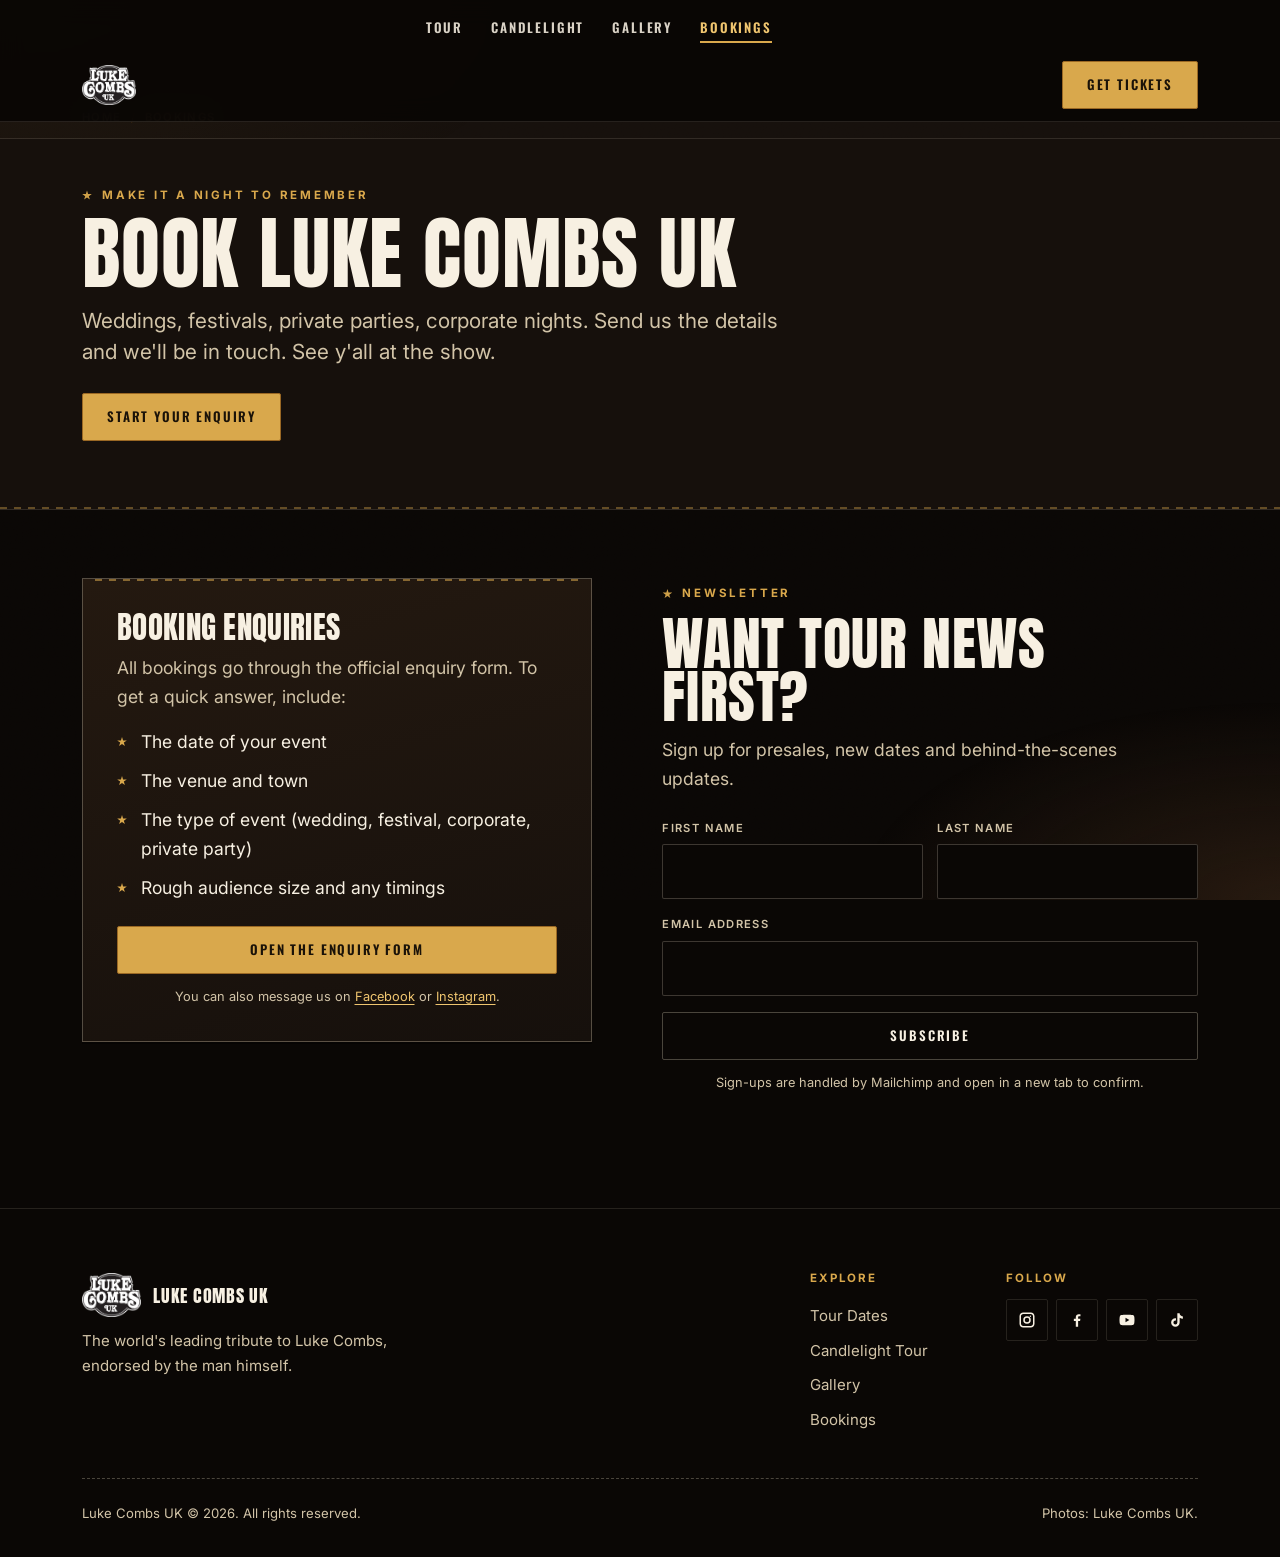
<file: contact/index.html>
<!doctype html>
<html lang="en-GB">
<head>
<meta charset="UTF-8">
<meta name="viewport" content="width=device-width, initial-scale=1, viewport-fit=cover">
<title>Book Luke Combs UK: Weddings, Festivals &amp; Private Events</title>
<meta name="description" content="Book Luke Combs UK for your wedding, festival, corporate event or private party.">
<link rel="canonical" href="https://sez0x.github.io/luke-combs-uk-redesign/contact/">
<meta property="og:type" content="website">
<meta property="og:site_name" content="Luke Combs UK">
<meta property="og:title" content="Book Luke Combs UK: Weddings, Festivals &amp; Private Events">
<meta property="og:description" content="Book Luke Combs UK for your wedding, festival, corporate event or private party.">
<meta property="og:image" content="https://sez0x.github.io/luke-combs-uk-redesign/img/Gallery16-1920.webp">
<meta property="og:url" content="https://sez0x.github.io/luke-combs-uk-redesign/contact/">
<meta name="twitter:card" content="summary_large_image">
<link rel="icon" type="image/png" sizes="32x32" href="../img/icon-32.png">
<link rel="icon" type="image/png" sizes="192x192" href="../img/icon-192.png">
<link rel="apple-touch-icon" href="../img/icon-180.png">
<meta name="theme-color" content="#0c0a08">
<link rel="preconnect" href="https://fonts.googleapis.com">
<link rel="preconnect" href="https://fonts.gstatic.com" crossorigin>
<link rel="stylesheet" href="https://fonts.googleapis.com/css2?family=Anton&amp;family=Oswald:wght@500;600;700&amp;family=Inter:wght@400;600;700&amp;display=swap">
<link rel="stylesheet" href="../css/style.css?v=mobile-hero-1">
</head>
<body>
<a class="skip-link" href="#main">Skip to content</a>
<header class="site-header solid">
  <div class="wrap">
    <nav class="main-nav" aria-label="Main">
      <ul><li><a href="../tour/">Tour</a></li><li><a href="../candlelight/">Candlelight</a></li><li><a href="../gallery/">Gallery</a></li><li><a href="../contact/" aria-current="page">Bookings</a></li></ul>
    </nav>
    <a href="../" class="brand"><img src="../img/lcuk-logo.png" width="558" height="415" alt="Luke Combs UK, home"></a>
    <div class="header-cta"><a href="../tour/" class="btn btn-primary">Get Tickets</a></div>
    <button class="nav-toggle" type="button" aria-label="Open menu" aria-expanded="false" aria-controls="mobile-nav"><span class="hamburger" aria-hidden="true"><span></span><span></span><span></span></span></button>
  </div>
</header>

<nav class="mobile-nav" id="mobile-nav" aria-label="Mobile">
  <ol class="mobile-nav-links"><li style="--i:0"><a href="../tour/"><span class="num" aria-hidden="true">01</span>Tour</a></li><li style="--i:1"><a href="../candlelight/"><span class="num" aria-hidden="true">02</span>Candlelight</a></li><li style="--i:2"><a href="../gallery/"><span class="num" aria-hidden="true">03</span>Gallery</a></li><li style="--i:3"><a href="../contact/" aria-current="page"><span class="num" aria-hidden="true">04</span>Bookings</a></li></ol>
  <a href="../tour/" class="btn btn-primary btn-block mobile-nav-cta">Get Tickets</a>
  <ul class="mobile-nav-social">
<li><a class="social-icon" href="https://www.instagram.com/lukecombsuktribute/" target="_blank" rel="noopener"><span class="sr-only">Instagram</span><svg viewBox="0 0 24 24" aria-hidden="true" focusable="false"><path fill="currentColor" d="M7 2C4.243 2 2 4.243 2 7v10c0 2.757 2.243 5 5 5h10c2.757 0 5-2.243 5-5V7c0-2.757-2.243-5-5-5H7zm10 2c1.654 0 3 1.346 3 3v10c0 1.654-1.346 3-3 3H7c-1.654 0-3-1.346-3-3V7c0-1.654 1.346-3 3-3h10zM12 7a5 5 0 100 10 5 5 0 000-10zm0 2a3 3 0 110 6 3 3 0 010-6zm4.5-3a1 1 0 100 2 1 1 0 000-2z"/></svg></a></li>
<li><a class="social-icon" href="https://www.facebook.com/lukecombsuktribute/" target="_blank" rel="noopener"><span class="sr-only">Facebook</span><svg viewBox="0 0 24 24" aria-hidden="true" focusable="false"><path fill="currentColor" d="M13.5 21v-7.6h2.6l.4-3h-3V8.5c0-.9.3-1.5 1.5-1.5h1.6V4.3c-.3 0-1.2-.1-2.3-.1-2.3 0-3.9 1.4-3.9 4v2.2H7.8v3h2.6V21h3.1z"/></svg></a></li>
<li><a class="social-icon" href="https://www.youtube.com/@LukeCombsUK" target="_blank" rel="noopener"><span class="sr-only">YouTube</span><svg viewBox="0 0 24 24" aria-hidden="true" focusable="false"><path fill="currentColor" d="M21.6 7.2a2.5 2.5 0 00-1.8-1.8C18.2 5 12 5 12 5s-6.2 0-7.8.4A2.5 2.5 0 002.4 7.2C2 8.8 2 12 2 12s0 3.2.4 4.8a2.5 2.5 0 001.8 1.8C5.8 19 12 19 12 19s6.2 0 7.8-.4a2.5 2.5 0 001.8-1.8c.4-1.6.4-4.8.4-4.8s0-3.2-.4-4.8zM10 15V9l5.2 3L10 15z"/></svg></a></li>
<li><a class="social-icon" href="https://www.tiktok.com/@lukecombstribute" target="_blank" rel="noopener"><span class="sr-only">TikTok</span><svg viewBox="0 0 24 24" aria-hidden="true" focusable="false"><path fill="currentColor" d="M16.6 5.82A4.278 4.278 0 0 1 15.54 3h-3.09v12.4a2.592 2.592 0 0 1-2.59 2.5c-1.42 0-2.6-1.16-2.6-2.6 0-1.72 1.66-3.01 3.37-2.48V9.66c-3.45-.46-6.47 2.22-6.47 5.64 0 3.33 2.76 5.7 5.69 5.7 3.14 0 5.69-2.55 5.69-5.7V9.01a7.35 7.35 0 0 0 4.3 1.38V7.3s-1.88.09-3.24-1.48z"/></svg></a></li>
  </ul>
</nav>

<nav class="breadcrumbs" aria-label="Breadcrumb">
  <div class="wrap"><ol><li><a href="../">Home</a></li><li aria-current="page">Bookings</li></ol></div>
</nav>

<main id="main">
<section class="page-hero">
  <div class="wrap">
    <p class="eyebrow">Make It A Night To Remember</p>
    <h1 class="display">Book Luke Combs UK</h1>
    <p>Weddings, festivals, private parties, corporate nights. Send us the details and we'll be in touch. See y'all at the show.</p>
    <div class="hero-actions"><a href="#booking" class="btn btn-primary">Start Your Enquiry</a></div>
  </div>
</section>

<section id="booking" class="tour-section">
  <div class="wrap cta-grid cta-grid-top">
    <div class="form-card booking-card">
      <h2 class="display card-title">Booking enquiries</h2>
      <p>All bookings go through the official enquiry form. To get a quick answer, include:</p>
      <ul class="checklist">
        <li>The date of your event</li>
        <li>The venue and town</li>
        <li>The type of event (wedding, festival, corporate, private party)</li>
        <li>Rough audience size and any timings</li>
      </ul>
      <a href="https://lukecombsuk.com/contact-us/" class="btn btn-primary btn-block" target="_blank" rel="noopener">Open the enquiry form<span class="sr-only"> (opens lukecombsuk.com in a new tab)</span></a>
      <p class="form-note">You can also message us on <a href="https://www.facebook.com/lukecombsuktribute/" target="_blank" rel="noopener">Facebook</a> or <a href="https://www.instagram.com/lukecombsuktribute/" target="_blank" rel="noopener">Instagram</a>.</p>
    </div>
    <div>
      <p class="eyebrow">Newsletter</p>
      <h2 class="section-title display">Want tour news first?</h2>
      <p class="muted">Sign up for presales, new dates and behind-the-scenes updates.</p>
      <form class="nl-form" action="https://lukecombsuk.us13.list-manage.com/subscribe/post?u=2b78be43e5334d1675575d823&amp;id=075c43957e&amp;f_id=002ef7e7f0" method="post" target="_blank">
        <div class="field-row">
          <div class="field"><label for="nl2-fname">First name</label><input id="nl2-fname" type="text" name="FNAME" autocomplete="given-name" required></div>
          <div class="field"><label for="nl2-lname">Last name</label><input id="nl2-lname" type="text" name="LNAME" autocomplete="family-name" required></div>
        </div>
        <div class="field"><label for="nl2-email">Email address</label><input id="nl2-email" type="email" name="EMAIL" autocomplete="email" required></div>
        <div class="hp-field" aria-hidden="true"><input type="text" name="b_2b78be43e5334d1675575d823_075c43957e" tabindex="-1" value="" autocomplete="off"></div>
        <button type="submit" class="btn btn-outline btn-block">Subscribe</button>
        <p class="form-note">Sign-ups are handled by Mailchimp and open in a new tab to confirm.</p>
      </form>
    </div>
  </div>
</section>
</main>

<footer class="site-footer">
  <div class="wrap">
    <div class="footer-top">
      <div>
        <div class="footer-brand">
          <img src="../img/lcuk-logo.png" width="558" height="415" alt="" loading="lazy">
          <span class="brand-text display">Luke Combs UK</span>
        </div>
        <p class="footer-tagline">The world's leading tribute to Luke Combs, endorsed by the man himself.</p>
      </div>
      <div class="footer-links">
        <nav class="footer-col" aria-label="Footer">
          <h2 class="footer-h">Explore</h2>
          <a href="../tour/">Tour Dates</a>
          <a href="../candlelight/">Candlelight Tour</a>
          <a href="../gallery/">Gallery</a>
          <a href="../contact/">Bookings</a>
        </nav>
        <div class="footer-col">
          <h2 class="footer-h">Follow</h2>
          <ul class="footer-social-row">
<li><a class="social-icon" href="https://www.instagram.com/lukecombsuktribute/" target="_blank" rel="noopener"><span class="sr-only">Instagram</span><svg viewBox="0 0 24 24" aria-hidden="true" focusable="false"><path fill="currentColor" d="M7 2C4.243 2 2 4.243 2 7v10c0 2.757 2.243 5 5 5h10c2.757 0 5-2.243 5-5V7c0-2.757-2.243-5-5-5H7zm10 2c1.654 0 3 1.346 3 3v10c0 1.654-1.346 3-3 3H7c-1.654 0-3-1.346-3-3V7c0-1.654 1.346-3 3-3h10zM12 7a5 5 0 100 10 5 5 0 000-10zm0 2a3 3 0 110 6 3 3 0 010-6zm4.5-3a1 1 0 100 2 1 1 0 000-2z"/></svg></a></li>
<li><a class="social-icon" href="https://www.facebook.com/lukecombsuktribute/" target="_blank" rel="noopener"><span class="sr-only">Facebook</span><svg viewBox="0 0 24 24" aria-hidden="true" focusable="false"><path fill="currentColor" d="M13.5 21v-7.6h2.6l.4-3h-3V8.5c0-.9.3-1.5 1.5-1.5h1.6V4.3c-.3 0-1.2-.1-2.3-.1-2.3 0-3.9 1.4-3.9 4v2.2H7.8v3h2.6V21h3.1z"/></svg></a></li>
<li><a class="social-icon" href="https://www.youtube.com/@LukeCombsUK" target="_blank" rel="noopener"><span class="sr-only">YouTube</span><svg viewBox="0 0 24 24" aria-hidden="true" focusable="false"><path fill="currentColor" d="M21.6 7.2a2.5 2.5 0 00-1.8-1.8C18.2 5 12 5 12 5s-6.2 0-7.8.4A2.5 2.5 0 002.4 7.2C2 8.8 2 12 2 12s0 3.2.4 4.8a2.5 2.5 0 001.8 1.8C5.8 19 12 19 12 19s6.2 0 7.8-.4a2.5 2.5 0 001.8-1.8c.4-1.6.4-4.8.4-4.8s0-3.2-.4-4.8zM10 15V9l5.2 3L10 15z"/></svg></a></li>
<li><a class="social-icon" href="https://www.tiktok.com/@lukecombstribute" target="_blank" rel="noopener"><span class="sr-only">TikTok</span><svg viewBox="0 0 24 24" aria-hidden="true" focusable="false"><path fill="currentColor" d="M16.6 5.82A4.278 4.278 0 0 1 15.54 3h-3.09v12.4a2.592 2.592 0 0 1-2.59 2.5c-1.42 0-2.6-1.16-2.6-2.6 0-1.72 1.66-3.01 3.37-2.48V9.66c-3.45-.46-6.47 2.22-6.47 5.64 0 3.33 2.76 5.7 5.69 5.7 3.14 0 5.69-2.55 5.69-5.7V9.01a7.35 7.35 0 0 0 4.3 1.38V7.3s-1.88.09-3.24-1.48z"/></svg></a></li>
          </ul>
        </div>
      </div>
    </div>
    <div class="footer-bottom">
      <small>Luke Combs UK &copy; 2026. All rights reserved.</small>
      <small>Photos: Luke Combs UK.</small>
    </div>
  </div>
</footer>
<div class="sticky-mobile-cta"><a href="../tour/" class="btn btn-primary btn-block">See tour dates &amp; get tickets</a></div>

<script src="../js/main.js" defer></script>
</body>
</html>
</file>
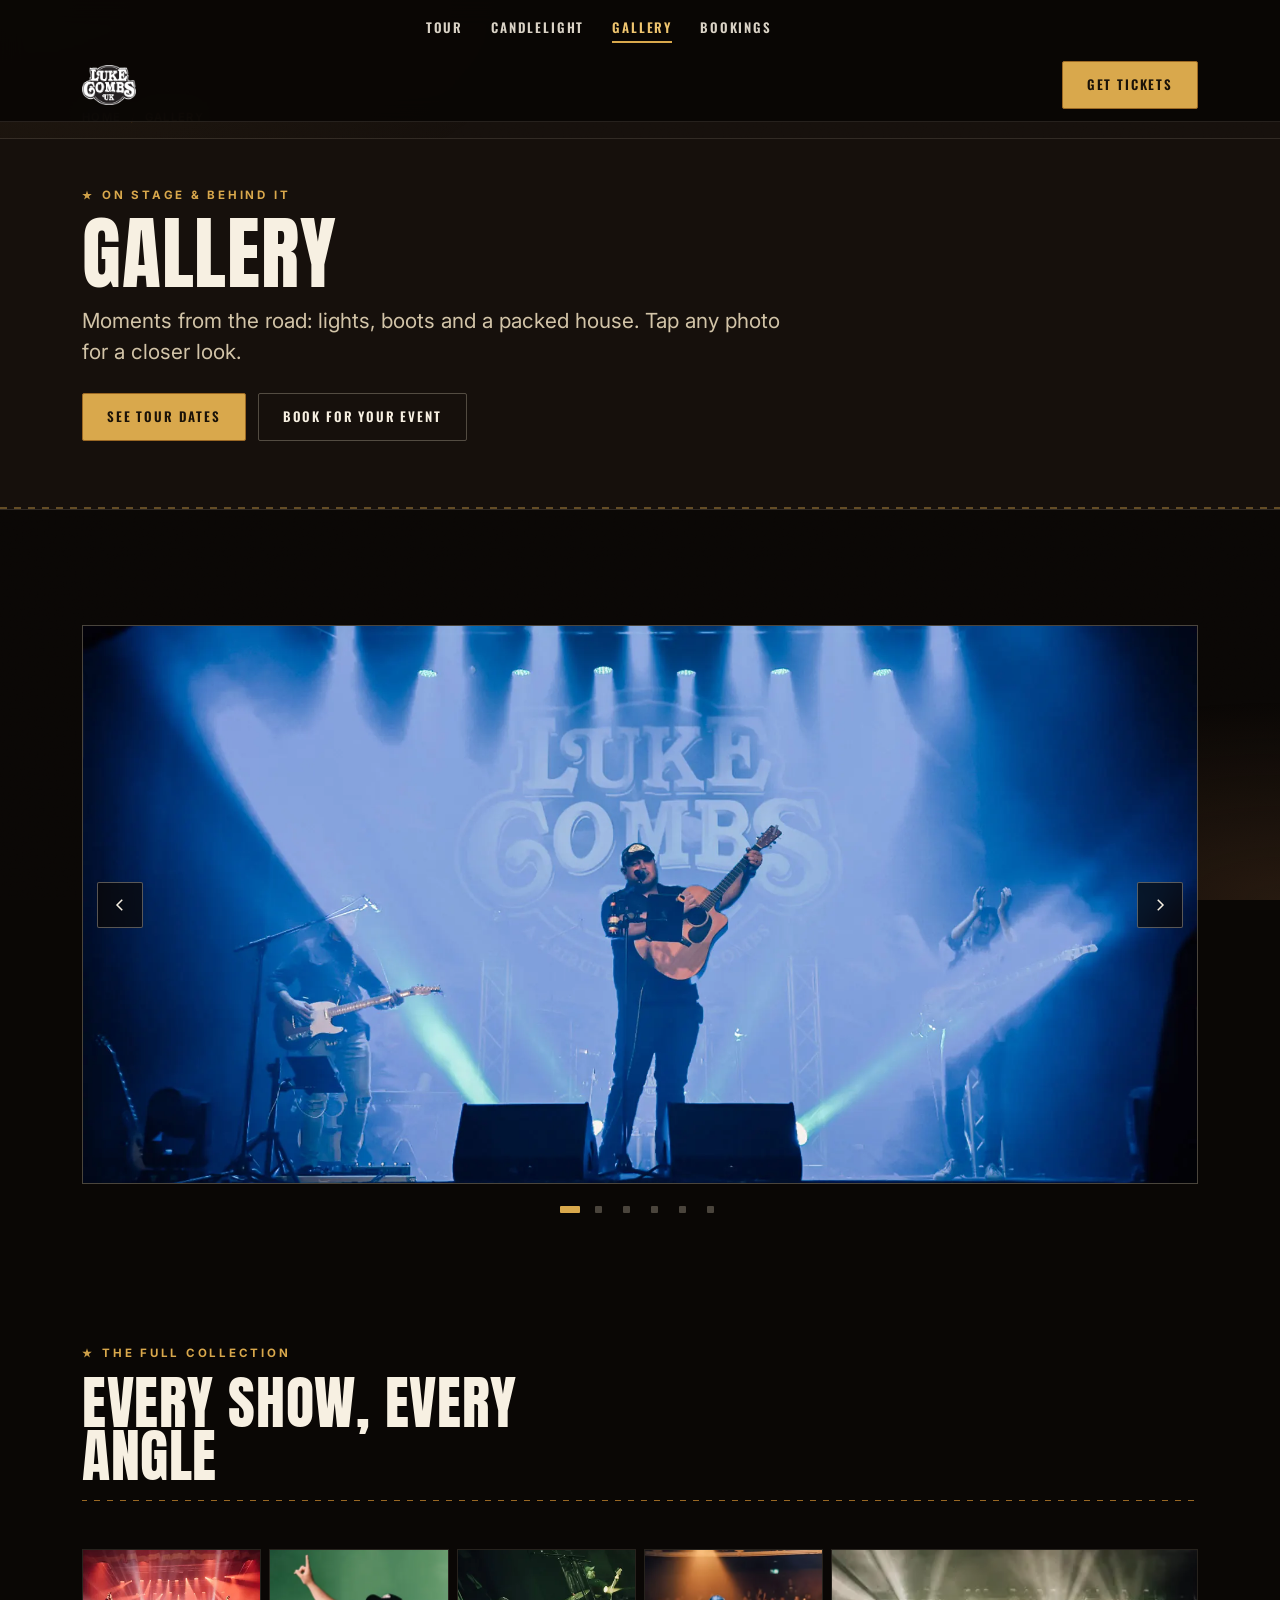
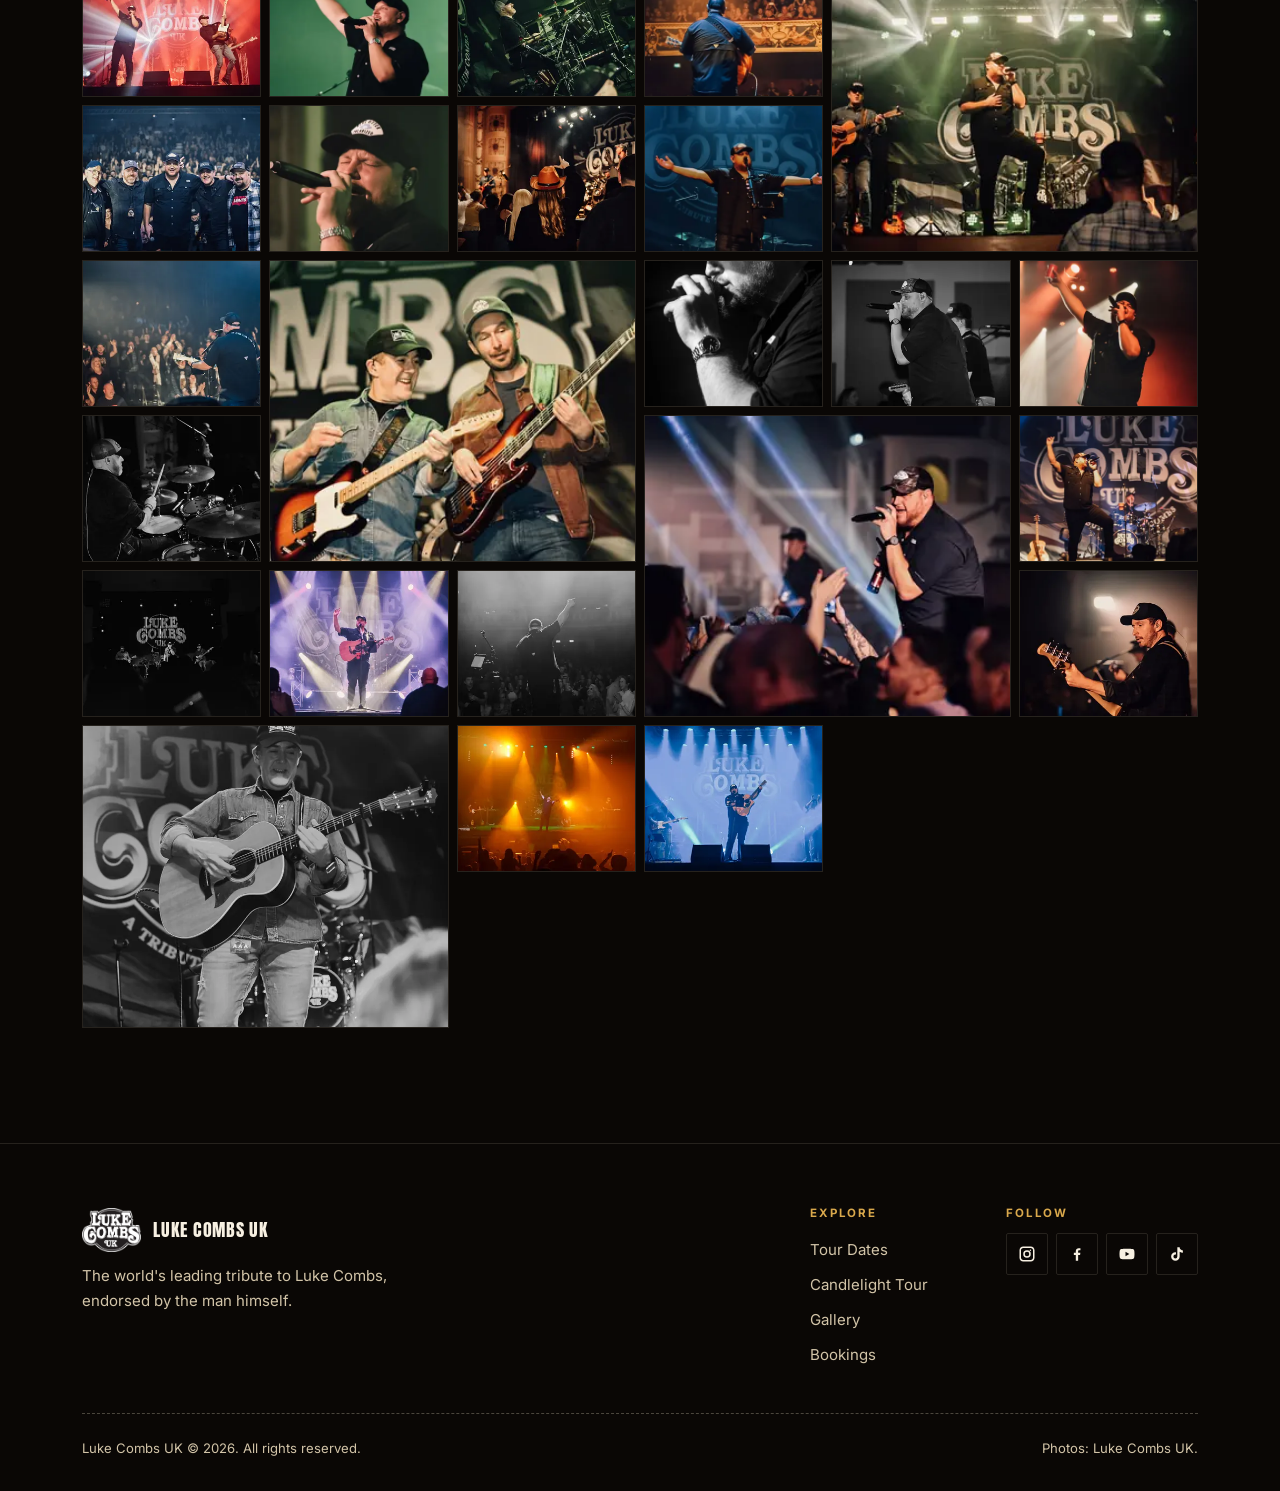
<file: gallery/index.html>
<!doctype html>
<html lang="en-GB">
<head>
<meta charset="UTF-8">
<meta name="viewport" content="width=device-width, initial-scale=1, viewport-fit=cover">
<title>Gallery | Luke Combs UK</title>
<meta name="description" content="Photos from Luke Combs UK shows: the band, the lights and the crowds.">
<link rel="canonical" href="https://sez0x.github.io/luke-combs-uk-redesign/gallery/">
<meta property="og:type" content="website">
<meta property="og:site_name" content="Luke Combs UK">
<meta property="og:title" content="Gallery | Luke Combs UK">
<meta property="og:description" content="Photos from Luke Combs UK shows: the band, the lights and the crowds.">
<meta property="og:image" content="https://sez0x.github.io/luke-combs-uk-redesign/img/Gallery16-1920.webp">
<meta property="og:url" content="https://sez0x.github.io/luke-combs-uk-redesign/gallery/">
<meta name="twitter:card" content="summary_large_image">
<link rel="icon" type="image/png" sizes="32x32" href="../img/icon-32.png">
<link rel="icon" type="image/png" sizes="192x192" href="../img/icon-192.png">
<link rel="apple-touch-icon" href="../img/icon-180.png">
<meta name="theme-color" content="#0c0a08">
<link rel="preconnect" href="https://fonts.googleapis.com">
<link rel="preconnect" href="https://fonts.gstatic.com" crossorigin>
<link rel="stylesheet" href="https://fonts.googleapis.com/css2?family=Anton&amp;family=Oswald:wght@500;600;700&amp;family=Inter:wght@400;600;700&amp;display=swap">
<link rel="stylesheet" href="../css/style.css?v=mobile-hero-1">
</head>
<body>
<a class="skip-link" href="#main">Skip to content</a>
<header class="site-header solid">
  <div class="wrap">
    <nav class="main-nav" aria-label="Main">
      <ul><li><a href="../tour/">Tour</a></li><li><a href="../candlelight/">Candlelight</a></li><li><a href="../gallery/" aria-current="page">Gallery</a></li><li><a href="../contact/">Bookings</a></li></ul>
    </nav>
    <a href="../" class="brand"><img src="../img/lcuk-logo.png" width="558" height="415" alt="Luke Combs UK, home"></a>
    <div class="header-cta"><a href="../tour/" class="btn btn-primary">Get Tickets</a></div>
    <button class="nav-toggle" type="button" aria-label="Open menu" aria-expanded="false" aria-controls="mobile-nav"><span class="hamburger" aria-hidden="true"><span></span><span></span><span></span></span></button>
  </div>
</header>

<nav class="mobile-nav" id="mobile-nav" aria-label="Mobile">
  <ol class="mobile-nav-links"><li style="--i:0"><a href="../tour/"><span class="num" aria-hidden="true">01</span>Tour</a></li><li style="--i:1"><a href="../candlelight/"><span class="num" aria-hidden="true">02</span>Candlelight</a></li><li style="--i:2"><a href="../gallery/" aria-current="page"><span class="num" aria-hidden="true">03</span>Gallery</a></li><li style="--i:3"><a href="../contact/"><span class="num" aria-hidden="true">04</span>Bookings</a></li></ol>
  <a href="../tour/" class="btn btn-primary btn-block mobile-nav-cta">Get Tickets</a>
  <ul class="mobile-nav-social">
<li><a class="social-icon" href="https://www.instagram.com/lukecombsuktribute/" target="_blank" rel="noopener"><span class="sr-only">Instagram</span><svg viewBox="0 0 24 24" aria-hidden="true" focusable="false"><path fill="currentColor" d="M7 2C4.243 2 2 4.243 2 7v10c0 2.757 2.243 5 5 5h10c2.757 0 5-2.243 5-5V7c0-2.757-2.243-5-5-5H7zm10 2c1.654 0 3 1.346 3 3v10c0 1.654-1.346 3-3 3H7c-1.654 0-3-1.346-3-3V7c0-1.654 1.346-3 3-3h10zM12 7a5 5 0 100 10 5 5 0 000-10zm0 2a3 3 0 110 6 3 3 0 010-6zm4.5-3a1 1 0 100 2 1 1 0 000-2z"/></svg></a></li>
<li><a class="social-icon" href="https://www.facebook.com/lukecombsuktribute/" target="_blank" rel="noopener"><span class="sr-only">Facebook</span><svg viewBox="0 0 24 24" aria-hidden="true" focusable="false"><path fill="currentColor" d="M13.5 21v-7.6h2.6l.4-3h-3V8.5c0-.9.3-1.5 1.5-1.5h1.6V4.3c-.3 0-1.2-.1-2.3-.1-2.3 0-3.9 1.4-3.9 4v2.2H7.8v3h2.6V21h3.1z"/></svg></a></li>
<li><a class="social-icon" href="https://www.youtube.com/@LukeCombsUK" target="_blank" rel="noopener"><span class="sr-only">YouTube</span><svg viewBox="0 0 24 24" aria-hidden="true" focusable="false"><path fill="currentColor" d="M21.6 7.2a2.5 2.5 0 00-1.8-1.8C18.2 5 12 5 12 5s-6.2 0-7.8.4A2.5 2.5 0 002.4 7.2C2 8.8 2 12 2 12s0 3.2.4 4.8a2.5 2.5 0 001.8 1.8C5.8 19 12 19 12 19s6.2 0 7.8-.4a2.5 2.5 0 001.8-1.8c.4-1.6.4-4.8.4-4.8s0-3.2-.4-4.8zM10 15V9l5.2 3L10 15z"/></svg></a></li>
<li><a class="social-icon" href="https://www.tiktok.com/@lukecombstribute" target="_blank" rel="noopener"><span class="sr-only">TikTok</span><svg viewBox="0 0 24 24" aria-hidden="true" focusable="false"><path fill="currentColor" d="M16.6 5.82A4.278 4.278 0 0 1 15.54 3h-3.09v12.4a2.592 2.592 0 0 1-2.59 2.5c-1.42 0-2.6-1.16-2.6-2.6 0-1.72 1.66-3.01 3.37-2.48V9.66c-3.45-.46-6.47 2.22-6.47 5.64 0 3.33 2.76 5.7 5.69 5.7 3.14 0 5.69-2.55 5.69-5.7V9.01a7.35 7.35 0 0 0 4.3 1.38V7.3s-1.88.09-3.24-1.48z"/></svg></a></li>
  </ul>
</nav>

<nav class="breadcrumbs" aria-label="Breadcrumb">
  <div class="wrap"><ol><li><a href="../">Home</a></li><li aria-current="page">Gallery</li></ol></div>
</nav>

<main id="main">
<section class="page-hero">
  <div class="wrap">
    <p class="eyebrow">On Stage &amp; Behind It</p>
    <h1 class="display">Gallery</h1>
    <p>Moments from the road: lights, boots and a packed house. Tap any photo for a closer look.</p>
    <div class="hero-actions">
      <a href="../tour/" class="btn btn-primary">See Tour Dates</a>
      <a href="../contact/" class="btn btn-outline">Book For Your Event</a>
    </div>
  </div>
</section>

<section class="gallery-featured" aria-label="Featured photos">
  <div class="wrap">
    <div class="carousel-hero">
      <div class="carousel-hero-track" id="heroTrack" tabindex="0" aria-label="Featured photos, scroll sideways">
<figure class="gallery-photo"><button type="button" class="zoom"><picture><source type="image/webp" srcset="../img/Gallery16-480.webp 480w, ../img/Gallery16-960.webp 960w, ../img/Gallery16-1920.webp 1920w" sizes="(max-width: 1180px) 100vw, 1132px"><img src="../img/Gallery16-960.jpg" width="1920" height="1080" alt="The singer alone centre stage under blue light with the logo behind him" decoding="async" data-full="../img/Gallery16-1920.webp"></picture><span class="sr-only">Enlarge photo</span></button></figure>
<figure class="gallery-photo"><button type="button" class="zoom"><picture><source type="image/webp" srcset="../img/Gallery-1-480.webp 480w, ../img/Gallery-1-960.webp 960w, ../img/Gallery-1-1920.webp 1920w" sizes="(max-width: 1180px) 100vw, 1132px"><img src="../img/Gallery-1-960.jpg" width="1920" height="1080" alt="Two Luke Combs UK band members playing under red stage lights and haze" loading="lazy" decoding="async" data-full="../img/Gallery-1-1920.webp"></picture><span class="sr-only">Enlarge photo</span></button></figure>
<figure class="gallery-photo"><button type="button" class="zoom"><picture><source type="image/webp" srcset="../img/Gallery9-480.webp 480w, ../img/Gallery9-960.webp 960w, ../img/Gallery9-1920.webp 1920w" sizes="(max-width: 1180px) 100vw, 1132px"><img src="../img/Gallery9-960.jpg" width="1920" height="1080" alt="The band on stage with guitars under green light" loading="lazy" decoding="async" data-full="../img/Gallery9-1920.webp"></picture><span class="sr-only">Enlarge photo</span></button></figure>
<figure class="gallery-photo"><button type="button" class="zoom"><picture><source type="image/webp" srcset="../img/Gallery14-480.webp 480w, ../img/Gallery14-960.webp 960w, ../img/Gallery14-1920.webp 1920w" sizes="(max-width: 1180px) 100vw, 1132px"><img src="../img/Gallery14-960.jpg" width="1920" height="1080" alt="The singer with an acoustic guitar centre stage under purple lights" loading="lazy" decoding="async" data-full="../img/Gallery14-1920.webp"></picture><span class="sr-only">Enlarge photo</span></button></figure>
<figure class="gallery-photo"><button type="button" class="zoom"><picture><source type="image/webp" srcset="../img/Gallery-5-480.webp 480w, ../img/Gallery-5-960.webp 960w, ../img/Gallery-5-1920.webp 1920w" sizes="(max-width: 1180px) 100vw, 1132px"><img src="../img/Gallery-5-960.jpg" width="1920" height="1080" alt="The band posing on stage with a packed theatre crowd behind them" loading="lazy" decoding="async" data-full="../img/Gallery-5-1920.webp"></picture><span class="sr-only">Enlarge photo</span></button></figure>
<figure class="gallery-photo"><button type="button" class="zoom"><picture><source type="image/webp" srcset="../img/Gallery15-480.webp 480w, ../img/Gallery15-960.webp 960w, ../img/Gallery15-1920.webp 1920w" sizes="(max-width: 1180px) 100vw, 1132px"><img src="../img/Gallery15-960.jpg" width="1920" height="1080" alt="Stage bathed in amber light, seen over the crowd" loading="lazy" decoding="async" data-full="../img/Gallery15-1920.webp"></picture><span class="sr-only">Enlarge photo</span></button></figure>
      </div>
      <button type="button" class="carousel-arrow prev" data-carousel="heroTrack" data-dir="-1" aria-label="Previous photo"><svg viewBox="0 0 24 24" aria-hidden="true"><path fill="none" stroke="currentColor" stroke-width="2" d="M15 5l-7 7 7 7"/></svg></button>
      <button type="button" class="carousel-arrow next" data-carousel="heroTrack" data-dir="1" aria-label="Next photo"><svg viewBox="0 0 24 24" aria-hidden="true"><path fill="none" stroke="currentColor" stroke-width="2" d="M9 5l7 7-7 7"/></svg></button>
    </div>
    <div class="carousel-dots" id="heroDots"></div>
  </div>
</section>

<section class="gallery-collage-section" aria-labelledby="every">
  <div class="wrap">
    <div class="section-head">
      <div>
        <p class="eyebrow">The Full Collection</p>
        <h2 class="section-title display" id="every">Every Show, Every Angle</h2>
      </div>
    </div>
    <div class="gallery-collage">
<figure class="gallery-photo "><button type="button" class="zoom"><picture><source type="image/webp" srcset="../img/Gallery-1-480.webp 480w, ../img/Gallery-1-960.webp 960w, ../img/Gallery-1-1920.webp 1920w" sizes="(max-width: 560px) 50vw, (max-width: 920px) 25vw, 190px"><img src="../img/Gallery-1-960.jpg" width="1920" height="1080" alt="Two Luke Combs UK band members playing under red stage lights and haze" loading="lazy" decoding="async" data-full="../img/Gallery-1-1920.webp"></picture><span class="sr-only">Enlarge photo</span></button></figure>
<figure class="gallery-photo "><button type="button" class="zoom"><picture><source type="image/webp" srcset="../img/Gallery21-360.webp 360w, ../img/Gallery21-720.webp 720w, ../img/Gallery21-1080.webp 1080w" sizes="(max-width: 560px) 50vw, (max-width: 920px) 25vw, 190px"><img src="../img/Gallery21-720.jpg" width="1080" height="1920" alt="The singer pointing upwards under green light" loading="lazy" decoding="async" data-full="../img/Gallery21-1080.webp"></picture><span class="sr-only">Enlarge photo</span></button></figure>
<figure class="gallery-photo "><button type="button" class="zoom"><picture><source type="image/webp" srcset="../img/Gallery-2-480.webp 480w, ../img/Gallery-2-960.webp 960w, ../img/Gallery-2-1920.webp 1920w" sizes="(max-width: 560px) 50vw, (max-width: 920px) 25vw, 190px"><img src="../img/Gallery-2-960.jpg" width="1920" height="1080" alt="Luke Combs UK drummer at the kit under green stage light" loading="lazy" decoding="async" data-full="../img/Gallery-2-1920.webp"></picture><span class="sr-only">Enlarge photo</span></button></figure>
<figure class="gallery-photo "><button type="button" class="zoom"><picture><source type="image/webp" srcset="../img/Gallery18-360.webp 360w, ../img/Gallery18-720.webp 720w, ../img/Gallery18-1080.webp 1080w" sizes="(max-width: 560px) 50vw, (max-width: 920px) 25vw, 190px"><img src="../img/Gallery18-720.jpg" width="1080" height="1920" alt="The singer seen from behind, facing a packed theatre" loading="lazy" decoding="async" data-full="../img/Gallery18-1080.webp"></picture><span class="sr-only">Enlarge photo</span></button></figure>
<figure class="gallery-photo big"><button type="button" class="zoom"><picture><source type="image/webp" srcset="../img/Gallery9-480.webp 480w, ../img/Gallery9-960.webp 960w, ../img/Gallery9-1920.webp 1920w" sizes="(max-width: 560px) 50vw, (max-width: 920px) 25vw, 380px"><img src="../img/Gallery9-960.jpg" width="1920" height="1080" alt="The band on stage with guitars under green light" loading="lazy" decoding="async" data-full="../img/Gallery9-1920.webp"></picture><span class="sr-only">Enlarge photo</span></button></figure>
<figure class="gallery-photo "><button type="button" class="zoom"><picture><source type="image/webp" srcset="../img/Gallery-3-480.webp 480w, ../img/Gallery-3-960.webp 960w, ../img/Gallery-3-1920.webp 1920w" sizes="(max-width: 560px) 50vw, (max-width: 920px) 25vw, 190px"><img src="../img/Gallery-3-960.jpg" width="1920" height="1080" alt="The Luke Combs UK band lined up on stage in front of the crowd" loading="lazy" decoding="async" data-full="../img/Gallery-3-1920.webp"></picture><span class="sr-only">Enlarge photo</span></button></figure>
<figure class="gallery-photo "><button type="button" class="zoom"><picture><source type="image/webp" srcset="../img/Gallery22-360.webp 360w, ../img/Gallery22-720.webp 720w, ../img/Gallery22-1080.webp 1080w" sizes="(max-width: 560px) 50vw, (max-width: 920px) 25vw, 190px"><img src="../img/Gallery22-720.jpg" width="1080" height="1920" alt="Close-up of the singer singing into the microphone" loading="lazy" decoding="async" data-full="../img/Gallery22-1080.webp"></picture><span class="sr-only">Enlarge photo</span></button></figure>
<figure class="gallery-photo "><button type="button" class="zoom"><picture><source type="image/webp" srcset="../img/Gallery6-480.webp 480w, ../img/Gallery6-960.webp 960w, ../img/Gallery6-1920.webp 1920w" sizes="(max-width: 560px) 50vw, (max-width: 920px) 25vw, 190px"><img src="../img/Gallery6-960.jpg" width="1920" height="1080" alt="Fans in cowboy hats watching the stage at a Luke Combs UK show" loading="lazy" decoding="async" data-full="../img/Gallery6-1920.webp"></picture><span class="sr-only">Enlarge photo</span></button></figure>
<figure class="gallery-photo "><button type="button" class="zoom"><picture><source type="image/webp" srcset="../img/Gallery19-360.webp 360w, ../img/Gallery19-720.webp 720w, ../img/Gallery19-1080.webp 1080w" sizes="(max-width: 560px) 50vw, (max-width: 920px) 25vw, 190px"><img src="../img/Gallery19-720.jpg" width="1080" height="1920" alt="The singer with arms spread wide in front of the Luke Combs UK logo" loading="lazy" decoding="async" data-full="../img/Gallery19-1080.webp"></picture><span class="sr-only">Enlarge photo</span></button></figure>
<figure class="gallery-photo "><button type="button" class="zoom"><picture><source type="image/webp" srcset="../img/Gallery13-480.webp 480w, ../img/Gallery13-960.webp 960w, ../img/Gallery13-1920.webp 1920w" sizes="(max-width: 560px) 50vw, (max-width: 920px) 25vw, 190px"><img src="../img/Gallery13-960.jpg" width="1920" height="1080" alt="Crowd with hands raised as the singer performs" loading="lazy" decoding="async" data-full="../img/Gallery13-1920.webp"></picture><span class="sr-only">Enlarge photo</span></button></figure>
<figure class="gallery-photo big"><button type="button" class="zoom"><picture><source type="image/webp" srcset="../img/Gallery-4-480.webp 480w, ../img/Gallery-4-960.webp 960w, ../img/Gallery-4-1920.webp 1920w" sizes="(max-width: 560px) 50vw, (max-width: 920px) 25vw, 380px"><img src="../img/Gallery-4-960.jpg" width="1920" height="1080" alt="Two Luke Combs UK guitarists playing side by side on stage" loading="lazy" decoding="async" data-full="../img/Gallery-4-1920.webp"></picture><span class="sr-only">Enlarge photo</span></button></figure>
<figure class="gallery-photo "><button type="button" class="zoom"><picture><source type="image/webp" srcset="../img/Gallery23-360.webp 360w, ../img/Gallery23-720.webp 720w, ../img/Gallery23-1080.webp 1080w" sizes="(max-width: 560px) 50vw, (max-width: 920px) 25vw, 190px"><img src="../img/Gallery23-720.jpg" width="1080" height="1920" alt="Black and white close-up portrait of the singer" loading="lazy" decoding="async" data-full="../img/Gallery23-1080.webp"></picture><span class="sr-only">Enlarge photo</span></button></figure>
<figure class="gallery-photo "><button type="button" class="zoom"><picture><source type="image/webp" srcset="../img/Gallery10-480.webp 480w, ../img/Gallery10-960.webp 960w, ../img/Gallery10-1920.webp 1920w" sizes="(max-width: 560px) 50vw, (max-width: 920px) 25vw, 190px"><img src="../img/Gallery10-960.jpg" width="1920" height="1080" alt="Black and white shot of the singer at the microphone" loading="lazy" decoding="async" data-full="../img/Gallery10-1920.webp"></picture><span class="sr-only">Enlarge photo</span></button></figure>
<figure class="gallery-photo "><button type="button" class="zoom"><picture><source type="image/webp" srcset="../img/Gallery20-360.webp 360w, ../img/Gallery20-720.webp 720w, ../img/Gallery20-1080.webp 1080w" sizes="(max-width: 560px) 50vw, (max-width: 920px) 25vw, 190px"><img src="../img/Gallery20-720.jpg" width="1080" height="1920" alt="The singer pointing skywards under red light" loading="lazy" decoding="async" data-full="../img/Gallery20-1080.webp"></picture><span class="sr-only">Enlarge photo</span></button></figure>
<figure class="gallery-photo big"><button type="button" class="zoom"><picture><source type="image/webp" srcset="../img/Gallery17-480.webp 480w, ../img/Gallery17-960.webp 960w, ../img/Gallery17-1920.webp 1920w" sizes="(max-width: 560px) 50vw, (max-width: 920px) 25vw, 380px"><img src="../img/Gallery17-960.jpg" width="1920" height="1080" alt="The singer leaning towards the crowd under bright stage lights" loading="lazy" decoding="async" data-full="../img/Gallery17-1920.webp"></picture><span class="sr-only">Enlarge photo</span></button></figure>
<figure class="gallery-photo "><button type="button" class="zoom"><picture><source type="image/webp" srcset="../img/Gallery7-480.webp 480w, ../img/Gallery7-960.webp 960w, ../img/Gallery7-1920.webp 1920w" sizes="(max-width: 560px) 50vw, (max-width: 920px) 25vw, 190px"><img src="../img/Gallery7-960.jpg" width="1920" height="1080" alt="Black and white shot of the drummer mid-song" loading="lazy" decoding="async" data-full="../img/Gallery7-1920.webp"></picture><span class="sr-only">Enlarge photo</span></button></figure>
<figure class="gallery-photo "><button type="button" class="zoom"><picture><source type="image/webp" srcset="../img/Gallery24-360.webp 360w, ../img/Gallery24-720.webp 720w, ../img/Gallery24-1080.webp 1080w" sizes="(max-width: 560px) 50vw, (max-width: 920px) 25vw, 190px"><img src="../img/Gallery24-720.jpg" width="1080" height="1920" alt="The singer on stage in front of the illuminated Luke Combs UK logo" loading="lazy" decoding="async" data-full="../img/Gallery24-1080.webp"></picture><span class="sr-only">Enlarge photo</span></button></figure>
<figure class="gallery-photo "><button type="button" class="zoom"><picture><source type="image/webp" srcset="../img/Gallery11-480.webp 480w, ../img/Gallery11-960.webp 960w, ../img/Gallery11-1920.webp 1920w" sizes="(max-width: 560px) 50vw, (max-width: 920px) 25vw, 190px"><img src="../img/Gallery11-960.jpg" width="1920" height="1080" alt="Dark stage with the Luke Combs UK logo on the backdrop" loading="lazy" decoding="async" data-full="../img/Gallery11-1920.webp"></picture><span class="sr-only">Enlarge photo</span></button></figure>
<figure class="gallery-photo "><button type="button" class="zoom"><picture><source type="image/webp" srcset="../img/Gallery14-480.webp 480w, ../img/Gallery14-960.webp 960w, ../img/Gallery14-1920.webp 1920w" sizes="(max-width: 560px) 50vw, (max-width: 920px) 25vw, 190px"><img src="../img/Gallery14-960.jpg" width="1920" height="1080" alt="The singer with an acoustic guitar centre stage under purple lights" loading="lazy" decoding="async" data-full="../img/Gallery14-1920.webp"></picture><span class="sr-only">Enlarge photo</span></button></figure>
<figure class="gallery-photo big"><button type="button" class="zoom"><picture><source type="image/webp" srcset="../img/Gallery25-360.webp 360w, ../img/Gallery25-720.webp 720w, ../img/Gallery25-1080.webp 1080w" sizes="(max-width: 560px) 50vw, (max-width: 920px) 25vw, 380px"><img src="../img/Gallery25-720.jpg" width="1080" height="1920" alt="Black and white shot of the singer playing acoustic guitar" loading="lazy" decoding="async" data-full="../img/Gallery25-1080.webp"></picture><span class="sr-only">Enlarge photo</span></button></figure>
<figure class="gallery-photo "><button type="button" class="zoom"><picture><source type="image/webp" srcset="../img/Gallery8-480.webp 480w, ../img/Gallery8-960.webp 960w, ../img/Gallery8-1920.webp 1920w" sizes="(max-width: 560px) 50vw, (max-width: 920px) 25vw, 190px"><img src="../img/Gallery8-960.jpg" width="1920" height="1080" alt="Hazy black and white wide shot of the singer and the crowd" loading="lazy" decoding="async" data-full="../img/Gallery8-1920.webp"></picture><span class="sr-only">Enlarge photo</span></button></figure>
<figure class="gallery-photo "><button type="button" class="zoom"><picture><source type="image/webp" srcset="../img/Gallery12-480.webp 480w, ../img/Gallery12-960.webp 960w, ../img/Gallery12-1920.webp 1920w" sizes="(max-width: 560px) 50vw, (max-width: 920px) 25vw, 190px"><img src="../img/Gallery12-960.jpg" width="1920" height="1080" alt="Guitarist in a cap singing into the microphone under warm light" loading="lazy" decoding="async" data-full="../img/Gallery12-1920.webp"></picture><span class="sr-only">Enlarge photo</span></button></figure>
<figure class="gallery-photo "><button type="button" class="zoom"><picture><source type="image/webp" srcset="../img/Gallery15-480.webp 480w, ../img/Gallery15-960.webp 960w, ../img/Gallery15-1920.webp 1920w" sizes="(max-width: 560px) 50vw, (max-width: 920px) 25vw, 190px"><img src="../img/Gallery15-960.jpg" width="1920" height="1080" alt="Stage bathed in amber light, seen over the crowd" loading="lazy" decoding="async" data-full="../img/Gallery15-1920.webp"></picture><span class="sr-only">Enlarge photo</span></button></figure>
<figure class="gallery-photo "><button type="button" class="zoom"><picture><source type="image/webp" srcset="../img/Gallery16-480.webp 480w, ../img/Gallery16-960.webp 960w, ../img/Gallery16-1920.webp 1920w" sizes="(max-width: 560px) 50vw, (max-width: 920px) 25vw, 190px"><img src="../img/Gallery16-960.jpg" width="1920" height="1080" alt="The singer alone centre stage under blue light with the logo behind him" loading="lazy" decoding="async" data-full="../img/Gallery16-1920.webp"></picture><span class="sr-only">Enlarge photo</span></button></figure>
    </div>
  </div>
</section>
</main>

<div class="lightbox" role="dialog" aria-modal="true" aria-label="Photo viewer" hidden>
  <button type="button" class="lightbox-close" aria-label="Close">&#x2715;</button>
  <button type="button" class="lightbox-nav lightbox-prev" aria-label="Previous photo">&#x2039;</button>
  <img alt="">
  <button type="button" class="lightbox-nav lightbox-next" aria-label="Next photo">&#x203A;</button>
  <span class="lightbox-counter" aria-live="polite"></span>
</div>

<footer class="site-footer">
  <div class="wrap">
    <div class="footer-top">
      <div>
        <div class="footer-brand">
          <img src="../img/lcuk-logo.png" width="558" height="415" alt="" loading="lazy">
          <span class="brand-text display">Luke Combs UK</span>
        </div>
        <p class="footer-tagline">The world's leading tribute to Luke Combs, endorsed by the man himself.</p>
      </div>
      <div class="footer-links">
        <nav class="footer-col" aria-label="Footer">
          <h2 class="footer-h">Explore</h2>
          <a href="../tour/">Tour Dates</a>
          <a href="../candlelight/">Candlelight Tour</a>
          <a href="../gallery/">Gallery</a>
          <a href="../contact/">Bookings</a>
        </nav>
        <div class="footer-col">
          <h2 class="footer-h">Follow</h2>
          <ul class="footer-social-row">
<li><a class="social-icon" href="https://www.instagram.com/lukecombsuktribute/" target="_blank" rel="noopener"><span class="sr-only">Instagram</span><svg viewBox="0 0 24 24" aria-hidden="true" focusable="false"><path fill="currentColor" d="M7 2C4.243 2 2 4.243 2 7v10c0 2.757 2.243 5 5 5h10c2.757 0 5-2.243 5-5V7c0-2.757-2.243-5-5-5H7zm10 2c1.654 0 3 1.346 3 3v10c0 1.654-1.346 3-3 3H7c-1.654 0-3-1.346-3-3V7c0-1.654 1.346-3 3-3h10zM12 7a5 5 0 100 10 5 5 0 000-10zm0 2a3 3 0 110 6 3 3 0 010-6zm4.5-3a1 1 0 100 2 1 1 0 000-2z"/></svg></a></li>
<li><a class="social-icon" href="https://www.facebook.com/lukecombsuktribute/" target="_blank" rel="noopener"><span class="sr-only">Facebook</span><svg viewBox="0 0 24 24" aria-hidden="true" focusable="false"><path fill="currentColor" d="M13.5 21v-7.6h2.6l.4-3h-3V8.5c0-.9.3-1.5 1.5-1.5h1.6V4.3c-.3 0-1.2-.1-2.3-.1-2.3 0-3.9 1.4-3.9 4v2.2H7.8v3h2.6V21h3.1z"/></svg></a></li>
<li><a class="social-icon" href="https://www.youtube.com/@LukeCombsUK" target="_blank" rel="noopener"><span class="sr-only">YouTube</span><svg viewBox="0 0 24 24" aria-hidden="true" focusable="false"><path fill="currentColor" d="M21.6 7.2a2.5 2.5 0 00-1.8-1.8C18.2 5 12 5 12 5s-6.2 0-7.8.4A2.5 2.5 0 002.4 7.2C2 8.8 2 12 2 12s0 3.2.4 4.8a2.5 2.5 0 001.8 1.8C5.8 19 12 19 12 19s6.2 0 7.8-.4a2.5 2.5 0 001.8-1.8c.4-1.6.4-4.8.4-4.8s0-3.2-.4-4.8zM10 15V9l5.2 3L10 15z"/></svg></a></li>
<li><a class="social-icon" href="https://www.tiktok.com/@lukecombstribute" target="_blank" rel="noopener"><span class="sr-only">TikTok</span><svg viewBox="0 0 24 24" aria-hidden="true" focusable="false"><path fill="currentColor" d="M16.6 5.82A4.278 4.278 0 0 1 15.54 3h-3.09v12.4a2.592 2.592 0 0 1-2.59 2.5c-1.42 0-2.6-1.16-2.6-2.6 0-1.72 1.66-3.01 3.37-2.48V9.66c-3.45-.46-6.47 2.22-6.47 5.64 0 3.33 2.76 5.7 5.69 5.7 3.14 0 5.69-2.55 5.69-5.7V9.01a7.35 7.35 0 0 0 4.3 1.38V7.3s-1.88.09-3.24-1.48z"/></svg></a></li>
          </ul>
        </div>
      </div>
    </div>
    <div class="footer-bottom">
      <small>Luke Combs UK &copy; 2026. All rights reserved.</small>
      <small>Photos: Luke Combs UK.</small>
    </div>
  </div>
</footer>
<div class="sticky-mobile-cta"><a href="../tour/" class="btn btn-primary btn-block">See tour dates &amp; get tickets</a></div>

<script src="../js/main.js" defer></script>
</body>
</html>
</file>
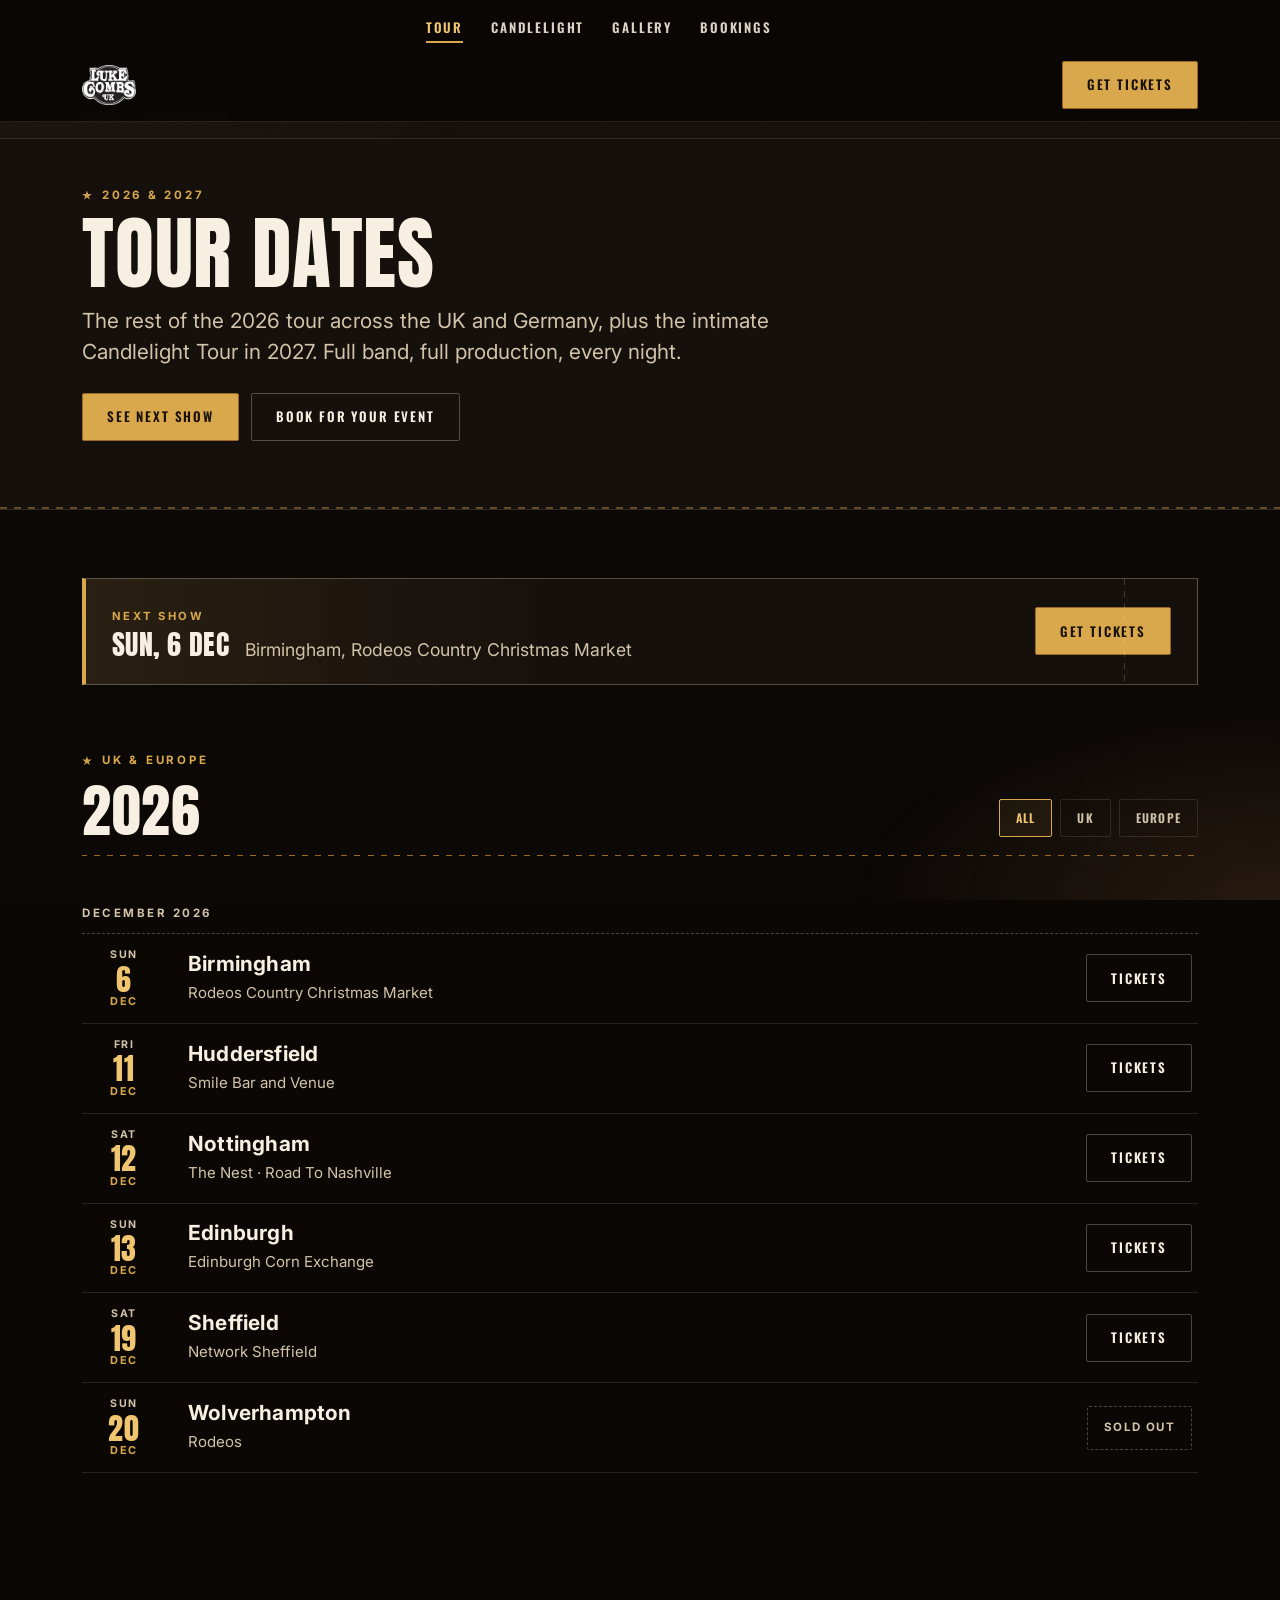
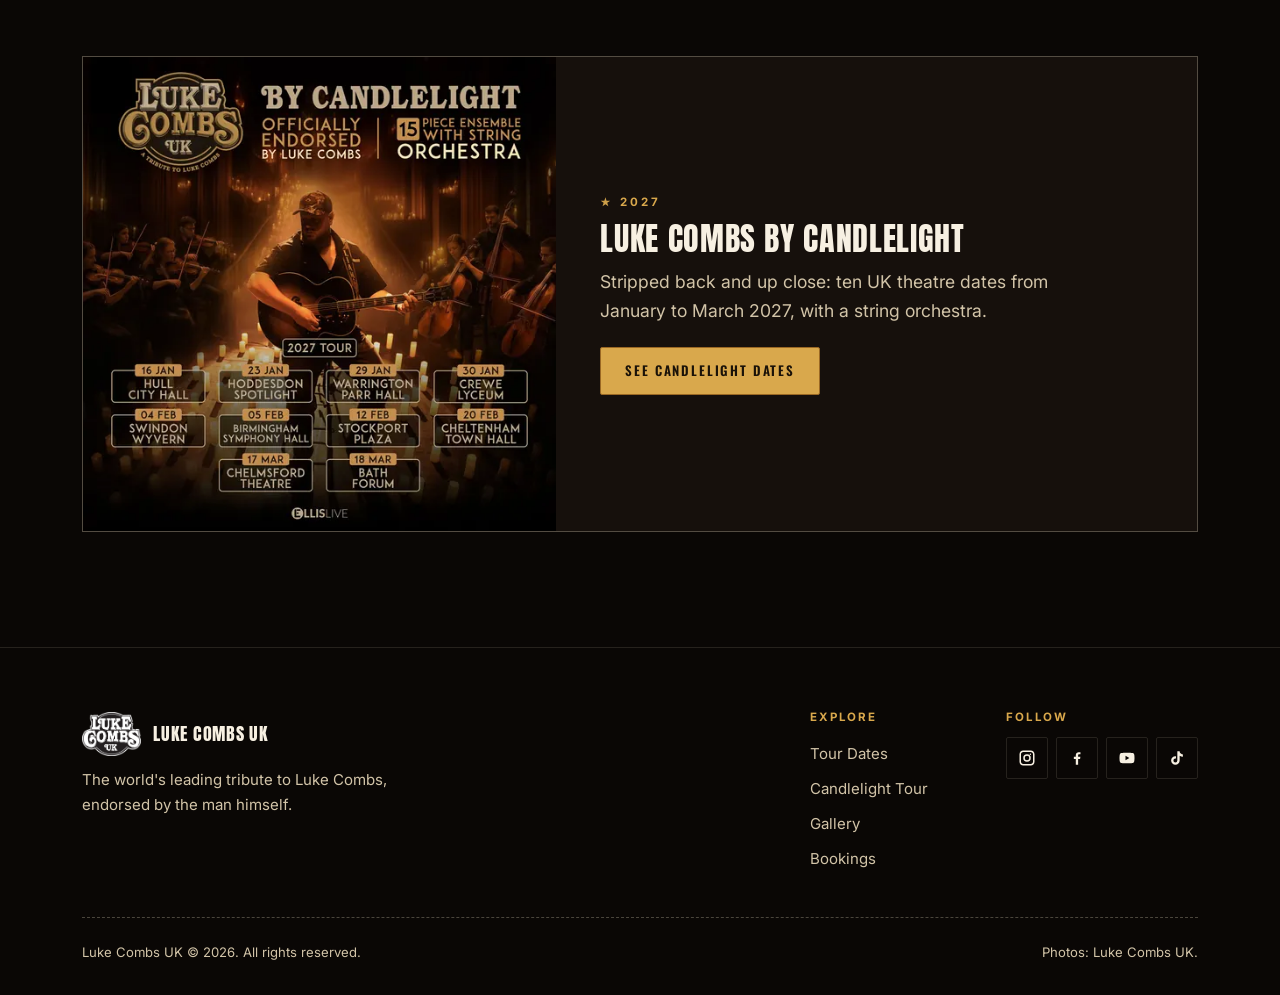
<file: tour/index.html>
<!doctype html>
<html lang="en-GB">
<head>
<meta charset="UTF-8">
<meta name="viewport" content="width=device-width, initial-scale=1, viewport-fit=cover">
<title>Tour Dates 2026 &amp; Candlelight Tour 2027 | Luke Combs UK</title>
<meta name="description" content="Upcoming Luke Combs UK tour dates across the UK and Germany, plus the Candlelight Tour with string orchestra in 2027. Get tickets.">
<link rel="canonical" href="https://sez0x.github.io/luke-combs-uk-redesign/tour/">
<meta property="og:type" content="website">
<meta property="og:site_name" content="Luke Combs UK">
<meta property="og:title" content="Tour Dates 2026 &amp; Candlelight Tour 2027 | Luke Combs UK">
<meta property="og:description" content="Upcoming Luke Combs UK tour dates across the UK and Germany, plus the Candlelight Tour with string orchestra in 2027. Get tickets.">
<meta property="og:image" content="https://sez0x.github.io/luke-combs-uk-redesign/img/2026-Tour-Poster-4-1080.webp">
<meta property="og:url" content="https://sez0x.github.io/luke-combs-uk-redesign/tour/">
<meta name="twitter:card" content="summary_large_image">
<link rel="icon" type="image/png" sizes="32x32" href="../img/icon-32.png">
<link rel="icon" type="image/png" sizes="192x192" href="../img/icon-192.png">
<link rel="apple-touch-icon" href="../img/icon-180.png">
<meta name="theme-color" content="#0c0a08">
<link rel="preconnect" href="https://fonts.googleapis.com">
<link rel="preconnect" href="https://fonts.gstatic.com" crossorigin>
<link rel="stylesheet" href="https://fonts.googleapis.com/css2?family=Anton&amp;family=Oswald:wght@500;600;700&amp;family=Inter:wght@400;600;700&amp;display=swap">
<link rel="stylesheet" href="../css/style.css?v=mobile-hero-1">
</head>
<body>
<a class="skip-link" href="#main">Skip to content</a>
<header class="site-header solid">
  <div class="wrap">
    <nav class="main-nav" aria-label="Main">
      <ul><li><a href="../tour/" aria-current="page">Tour</a></li><li><a href="../candlelight/">Candlelight</a></li><li><a href="../gallery/">Gallery</a></li><li><a href="../contact/">Bookings</a></li></ul>
    </nav>
    <a href="../" class="brand"><img src="../img/lcuk-logo.png" width="558" height="415" alt="Luke Combs UK, home"></a>
    <div class="header-cta"><a href="../tour/" class="btn btn-primary">Get Tickets</a></div>
    <button class="nav-toggle" type="button" aria-label="Open menu" aria-expanded="false" aria-controls="mobile-nav"><span class="hamburger" aria-hidden="true"><span></span><span></span><span></span></span></button>
  </div>
</header>

<nav class="mobile-nav" id="mobile-nav" aria-label="Mobile">
  <ol class="mobile-nav-links"><li style="--i:0"><a href="../tour/" aria-current="page"><span class="num" aria-hidden="true">01</span>Tour</a></li><li style="--i:1"><a href="../candlelight/"><span class="num" aria-hidden="true">02</span>Candlelight</a></li><li style="--i:2"><a href="../gallery/"><span class="num" aria-hidden="true">03</span>Gallery</a></li><li style="--i:3"><a href="../contact/"><span class="num" aria-hidden="true">04</span>Bookings</a></li></ol>
  <a href="../tour/" class="btn btn-primary btn-block mobile-nav-cta">Get Tickets</a>
  <ul class="mobile-nav-social">
<li><a class="social-icon" href="https://www.instagram.com/lukecombsuktribute/" target="_blank" rel="noopener"><span class="sr-only">Instagram</span><svg viewBox="0 0 24 24" aria-hidden="true" focusable="false"><path fill="currentColor" d="M7 2C4.243 2 2 4.243 2 7v10c0 2.757 2.243 5 5 5h10c2.757 0 5-2.243 5-5V7c0-2.757-2.243-5-5-5H7zm10 2c1.654 0 3 1.346 3 3v10c0 1.654-1.346 3-3 3H7c-1.654 0-3-1.346-3-3V7c0-1.654 1.346-3 3-3h10zM12 7a5 5 0 100 10 5 5 0 000-10zm0 2a3 3 0 110 6 3 3 0 010-6zm4.5-3a1 1 0 100 2 1 1 0 000-2z"/></svg></a></li>
<li><a class="social-icon" href="https://www.facebook.com/lukecombsuktribute/" target="_blank" rel="noopener"><span class="sr-only">Facebook</span><svg viewBox="0 0 24 24" aria-hidden="true" focusable="false"><path fill="currentColor" d="M13.5 21v-7.6h2.6l.4-3h-3V8.5c0-.9.3-1.5 1.5-1.5h1.6V4.3c-.3 0-1.2-.1-2.3-.1-2.3 0-3.9 1.4-3.9 4v2.2H7.8v3h2.6V21h3.1z"/></svg></a></li>
<li><a class="social-icon" href="https://www.youtube.com/@LukeCombsUK" target="_blank" rel="noopener"><span class="sr-only">YouTube</span><svg viewBox="0 0 24 24" aria-hidden="true" focusable="false"><path fill="currentColor" d="M21.6 7.2a2.5 2.5 0 00-1.8-1.8C18.2 5 12 5 12 5s-6.2 0-7.8.4A2.5 2.5 0 002.4 7.2C2 8.8 2 12 2 12s0 3.2.4 4.8a2.5 2.5 0 001.8 1.8C5.8 19 12 19 12 19s6.2 0 7.8-.4a2.5 2.5 0 001.8-1.8c.4-1.6.4-4.8.4-4.8s0-3.2-.4-4.8zM10 15V9l5.2 3L10 15z"/></svg></a></li>
<li><a class="social-icon" href="https://www.tiktok.com/@lukecombstribute" target="_blank" rel="noopener"><span class="sr-only">TikTok</span><svg viewBox="0 0 24 24" aria-hidden="true" focusable="false"><path fill="currentColor" d="M16.6 5.82A4.278 4.278 0 0 1 15.54 3h-3.09v12.4a2.592 2.592 0 0 1-2.59 2.5c-1.42 0-2.6-1.16-2.6-2.6 0-1.72 1.66-3.01 3.37-2.48V9.66c-3.45-.46-6.47 2.22-6.47 5.64 0 3.33 2.76 5.7 5.69 5.7 3.14 0 5.69-2.55 5.69-5.7V9.01a7.35 7.35 0 0 0 4.3 1.38V7.3s-1.88.09-3.24-1.48z"/></svg></a></li>
  </ul>
</nav>

<nav class="breadcrumbs" aria-label="Breadcrumb">
  <div class="wrap"><ol><li><a href="../">Home</a></li><li aria-current="page">Tour Dates</li></ol></div>
</nav>

<main id="main">
<section class="page-hero">
  <div class="wrap">
    <p class="eyebrow">2026 &amp; 2027</p>
    <h1 class="display">Tour Dates</h1>
    <p>The rest of the 2026 tour across the UK and Germany, plus the intimate Candlelight Tour in 2027. Full band, full production, every night.</p>
    <div class="hero-actions">
      <a href="#next" class="btn btn-primary">See Next Show</a>
      <a href="../contact/" class="btn btn-outline">Book For Your Event</a>
    </div>
  </div>
</section>

<section class="tour-section" aria-labelledby="t26">
  <div class="wrap">
    <div class="next-show" id="next" data-next-show>
  <div>
    <span class="label">Next show</span>
    <p class="info"><time class="date display" datetime="2026-11-06" data-next-date>Fri 6 Nov</time>
    <span class="venue" data-next-venue>Chesterfield, Winding Wheel</span></p>
  </div>
  <a href="https://chesterfieldtheatres.co.uk/events/luke-combs-uk/" class="btn btn-primary" target="_blank" rel="noopener" data-next-link>Get Tickets</a>
</div>
    <div class="section-head">
      <div>
        <p class="eyebrow">UK &amp; Europe</p>
        <h2 class="section-title display" id="t26">2026</h2>
      </div>
      <div class="tour-filter" role="group" aria-label="Filter dates by region">
        <button type="button" aria-pressed="true" data-region="all">All</button>
        <button type="button" aria-pressed="false" data-region="uk">UK</button>
        <button type="button" aria-pressed="false" data-region="eu">Europe</button>
      </div>
    </div>
    <div class="tour-months" data-tour>
<div class="tour-month" data-month="2026-11"><h3 class="tour-month-h">November 2026</h3><ol class="tour-list">
<li class="tour-row" data-date="2026-11-06" data-region="uk" data-city="Chesterfield" data-venue="Winding Wheel" data-url="https://chesterfieldtheatres.co.uk/events/luke-combs-uk/"><time class="dateblock" datetime="2026-11-06"><span class="dow">Fri</span><span class="day">6</span><span class="mon">Nov</span></time><div class="place"><b>Chesterfield</b><span>Winding Wheel</span></div><a href="https://chesterfieldtheatres.co.uk/events/luke-combs-uk/" class="btn btn-outline" target="_blank" rel="noopener">Tickets<span class="sr-only"> for Chesterfield, Winding Wheel (opens in new tab)</span></a></li>
<li class="tour-row" data-date="2026-11-07" data-region="uk" data-city="Burnley" data-venue="Penny Blacks" data-url="https://www.skiddle.com/whats-on/Burnley/Penny-Blacks/Luke-Combs-UK-tribute-in-BURNLEY/42172501/"><time class="dateblock" datetime="2026-11-07"><span class="dow">Sat</span><span class="day">7</span><span class="mon">Nov</span></time><div class="place"><b>Burnley</b><span>Penny Blacks</span></div><a href="https://www.skiddle.com/whats-on/Burnley/Penny-Blacks/Luke-Combs-UK-tribute-in-BURNLEY/42172501/" class="btn btn-outline" target="_blank" rel="noopener">Tickets<span class="sr-only"> for Burnley, Penny Blacks (opens in new tab)</span></a></li>
<li class="tour-row" data-date="2026-11-17" data-region="eu" data-city="Munich" data-venue="Tonhalle" data-url="https://www.eventim.de/en/event/luke-combs-uk-the-worlds-leading-tribute-to-luke-combs-tonhalle-eventfabrik-21544190/"><time class="dateblock" datetime="2026-11-17"><span class="dow">Tue</span><span class="day">17</span><span class="mon">Nov</span></time><div class="place"><b>Munich <span class="country">Germany</span></b><span>Tonhalle</span></div><a href="https://www.eventim.de/en/event/luke-combs-uk-the-worlds-leading-tribute-to-luke-combs-tonhalle-eventfabrik-21544190/" class="btn btn-outline" target="_blank" rel="noopener">Tickets<span class="sr-only"> for Munich, Tonhalle (opens in new tab)</span></a></li>
<li class="tour-row" data-date="2026-11-18" data-region="eu" data-city="Frankfurt" data-venue="Batschkapp" data-url="https://www.batschkapp.net/events/luke-combs-uk-frankfurt-batschkapp-2026-11-18-200000"><time class="dateblock" datetime="2026-11-18"><span class="dow">Wed</span><span class="day">18</span><span class="mon">Nov</span></time><div class="place"><b>Frankfurt <span class="country">Germany</span></b><span>Batschkapp</span></div><a href="https://www.batschkapp.net/events/luke-combs-uk-frankfurt-batschkapp-2026-11-18-200000" class="btn btn-outline" target="_blank" rel="noopener">Tickets<span class="sr-only"> for Frankfurt, Batschkapp (opens in new tab)</span></a></li>
<li class="tour-row" data-date="2026-11-19" data-region="eu" data-city="Cologne" data-venue="Live Music Hall" data-url="https://www.eventim.de/en/event/luke-combs-uk-tribute-luke-combs-uk-the-worlds-leading-tribute-to-luke-combs-live-music-hall-21523172/"><time class="dateblock" datetime="2026-11-19"><span class="dow">Thu</span><span class="day">19</span><span class="mon">Nov</span></time><div class="place"><b>Cologne <span class="country">Germany</span></b><span>Live Music Hall</span></div><a href="https://www.eventim.de/en/event/luke-combs-uk-tribute-luke-combs-uk-the-worlds-leading-tribute-to-luke-combs-live-music-hall-21523172/" class="btn btn-outline" target="_blank" rel="noopener">Tickets<span class="sr-only"> for Cologne, Live Music Hall (opens in new tab)</span></a></li>
<li class="tour-row" data-date="2026-11-20" data-region="eu" data-city="Berlin" data-venue="Metropol" data-url="https://www.eventim.de/en/event/luke-combs-uk-the-worlds-leading-tribute-to-luke-combs-metropol-21650075/"><time class="dateblock" datetime="2026-11-20"><span class="dow">Fri</span><span class="day">20</span><span class="mon">Nov</span></time><div class="place"><b>Berlin <span class="country">Germany</span></b><span>Metropol</span></div><a href="https://www.eventim.de/en/event/luke-combs-uk-the-worlds-leading-tribute-to-luke-combs-metropol-21650075/" class="btn btn-outline" target="_blank" rel="noopener">Tickets<span class="sr-only"> for Berlin, Metropol (opens in new tab)</span></a></li>
<li class="tour-row" data-date="2026-11-21" data-region="eu" data-city="Hamburg" data-venue="Docks Hamburg" data-url="https://www.eventim.de/en/event/luke-combs-uk-tribute-luke-combs-uk-the-worlds-leading-tribute-to-luke-combs-docks-hamburg-21606230/"><time class="dateblock" datetime="2026-11-21"><span class="dow">Sat</span><span class="day">21</span><span class="mon">Nov</span></time><div class="place"><b>Hamburg <span class="country">Germany</span></b><span>Docks Hamburg</span></div><a href="https://www.eventim.de/en/event/luke-combs-uk-tribute-luke-combs-uk-the-worlds-leading-tribute-to-luke-combs-docks-hamburg-21606230/" class="btn btn-outline" target="_blank" rel="noopener">Tickets<span class="sr-only"> for Hamburg, Docks Hamburg (opens in new tab)</span></a></li>
<li class="tour-row" data-date="2026-11-26" data-region="uk" data-city="Birmingham" data-venue="Rodeos" data-url="https://rodeosbbq.co.uk/event/luke-combs-uk-5/"><time class="dateblock" datetime="2026-11-26"><span class="dow">Thu</span><span class="day">26</span><span class="mon">Nov</span></time><div class="place"><b>Birmingham</b><span>Rodeos</span></div><a href="https://rodeosbbq.co.uk/event/luke-combs-uk-5/" class="btn btn-outline" target="_blank" rel="noopener">Tickets<span class="sr-only"> for Birmingham, Rodeos (opens in new tab)</span></a></li>
<li class="tour-row" data-date="2026-11-28" data-region="uk" data-city="Lincoln" data-venue="The Engine Shed" data-url="https://www.skiddle.com/whats-on/Lincoln/The-Engine-Shed/LINCOLN-GOES-COUNTRY---Luke-Combs--Morgan-Wallen-Tribute/42406721/"><time class="dateblock" datetime="2026-11-28"><span class="dow">Sat</span><span class="day">28</span><span class="mon">Nov</span></time><div class="place"><b>Lincoln</b><span>The Engine Shed</span></div><a href="https://www.skiddle.com/whats-on/Lincoln/The-Engine-Shed/LINCOLN-GOES-COUNTRY---Luke-Combs--Morgan-Wallen-Tribute/42406721/" class="btn btn-outline" target="_blank" rel="noopener">Tickets<span class="sr-only"> for Lincoln, The Engine Shed (opens in new tab)</span></a></li>
<li class="tour-row" data-date="2026-11-29" data-region="uk" data-city="Shrewsbury" data-venue="The Buttermarket" data-url="https://www.thebuttermarket.co.uk/event/%F0%9F%A4%A0-luke-combs-uk-tribute-in-concert-special-guest-%E2%AD%90%EF%B8%8F%E2%AD%90%EF%B8%8F%E2%AD%90%EF%B8%8F%E2%AD%90%EF%B8%8F%E2%AD%90%EF%B8%8F-5/"><time class="dateblock" datetime="2026-11-29"><span class="dow">Sun</span><span class="day">29</span><span class="mon">Nov</span></time><div class="place"><b>Shrewsbury</b><span>The Buttermarket</span></div><a href="https://www.thebuttermarket.co.uk/event/%F0%9F%A4%A0-luke-combs-uk-tribute-in-concert-special-guest-%E2%AD%90%EF%B8%8F%E2%AD%90%EF%B8%8F%E2%AD%90%EF%B8%8F%E2%AD%90%EF%B8%8F%E2%AD%90%EF%B8%8F-5/" class="btn btn-outline" target="_blank" rel="noopener">Tickets<span class="sr-only"> for Shrewsbury, The Buttermarket (opens in new tab)</span></a></li>
</ol></div>
<div class="tour-month" data-month="2026-12"><h3 class="tour-month-h">December 2026</h3><ol class="tour-list">
<li class="tour-row" data-date="2026-12-06" data-region="uk" data-city="Birmingham" data-venue="Rodeos Country Christmas Market" data-url="https://www.skiddle.com/whats-on/Birmingham/Rodeos-Bbq/Rodeos-Country-Christmas-Market-with-Luke-Combs-UK/42667148/"><time class="dateblock" datetime="2026-12-06"><span class="dow">Sun</span><span class="day">6</span><span class="mon">Dec</span></time><div class="place"><b>Birmingham</b><span>Rodeos Country Christmas Market</span></div><a href="https://www.skiddle.com/whats-on/Birmingham/Rodeos-Bbq/Rodeos-Country-Christmas-Market-with-Luke-Combs-UK/42667148/" class="btn btn-outline" target="_blank" rel="noopener">Tickets<span class="sr-only"> for Birmingham, Rodeos Country Christmas Market (opens in new tab)</span></a></li>
<li class="tour-row" data-date="2026-12-11" data-region="uk" data-city="Huddersfield" data-venue="Smile Bar and Venue" data-url="https://www.skiddle.com/whats-on/Huddersfield/Smile-Bar-And-Venue/Luke-Combs-UK-tribute-in-HUDDERSFIELD/42271868/"><time class="dateblock" datetime="2026-12-11"><span class="dow">Fri</span><span class="day">11</span><span class="mon">Dec</span></time><div class="place"><b>Huddersfield</b><span>Smile Bar and Venue</span></div><a href="https://www.skiddle.com/whats-on/Huddersfield/Smile-Bar-And-Venue/Luke-Combs-UK-tribute-in-HUDDERSFIELD/42271868/" class="btn btn-outline" target="_blank" rel="noopener">Tickets<span class="sr-only"> for Huddersfield, Smile Bar and Venue (opens in new tab)</span></a></li>
<li class="tour-row" data-date="2026-12-12" data-region="uk" data-city="Nottingham" data-venue="The Nest · Road To Nashville" data-url="https://www.skiddle.com/whats-on/Nottingham/The-Nest-%28%40-Notts-County-FC%29/Road-to-Nashville-Indoor-Rodeo-Show--The-Nest/42649447/"><time class="dateblock" datetime="2026-12-12"><span class="dow">Sat</span><span class="day">12</span><span class="mon">Dec</span></time><div class="place"><b>Nottingham</b><span>The Nest · Road To Nashville</span></div><a href="https://www.skiddle.com/whats-on/Nottingham/The-Nest-%28%40-Notts-County-FC%29/Road-to-Nashville-Indoor-Rodeo-Show--The-Nest/42649447/" class="btn btn-outline" target="_blank" rel="noopener">Tickets<span class="sr-only"> for Nottingham, The Nest · Road To Nashville (opens in new tab)</span></a></li>
<li class="tour-row" data-date="2026-12-13" data-region="uk" data-city="Edinburgh" data-venue="Edinburgh Corn Exchange" data-url="https://www.edinburghcornexchange.co.uk/all-events/luke-combs-uk-tickets-ae1447611"><time class="dateblock" datetime="2026-12-13"><span class="dow">Sun</span><span class="day">13</span><span class="mon">Dec</span></time><div class="place"><b>Edinburgh</b><span>Edinburgh Corn Exchange</span></div><a href="https://www.edinburghcornexchange.co.uk/all-events/luke-combs-uk-tickets-ae1447611" class="btn btn-outline" target="_blank" rel="noopener">Tickets<span class="sr-only"> for Edinburgh, Edinburgh Corn Exchange (opens in new tab)</span></a></li>
<li class="tour-row" data-date="2026-12-19" data-region="uk" data-city="Sheffield" data-venue="Network Sheffield" data-url="https://www.skiddle.com/whats-on/Sheffield/Network-Sheffield-14-16-Matilda-Street-S14qd/Sheffield-Goes-Country---Luke-Combs-and-Morgan-Wallen-Tribute/42124392/"><time class="dateblock" datetime="2026-12-19"><span class="dow">Sat</span><span class="day">19</span><span class="mon">Dec</span></time><div class="place"><b>Sheffield</b><span>Network Sheffield</span></div><a href="https://www.skiddle.com/whats-on/Sheffield/Network-Sheffield-14-16-Matilda-Street-S14qd/Sheffield-Goes-Country---Luke-Combs-and-Morgan-Wallen-Tribute/42124392/" class="btn btn-outline" target="_blank" rel="noopener">Tickets<span class="sr-only"> for Sheffield, Network Sheffield (opens in new tab)</span></a></li>
<li class="tour-row" data-date="2026-12-20" data-region="uk" data-city="Wolverhampton" data-venue="Rodeos" data-url=""><time class="dateblock" datetime="2026-12-20"><span class="dow">Sun</span><span class="day">20</span><span class="mon">Dec</span></time><div class="place"><b>Wolverhampton</b><span>Rodeos</span></div><span class="badge">Sold out</span></li>
</ol></div>
    </div>
    <p class="tour-empty" hidden>New dates coming soon. Follow us on socials for announcements.</p>
  </div>
</section>

<section id="candlelight" class="tour-section" aria-labelledby="cl">
  <div class="wrap">
    <div class="watch-panel watch-panel-wide">
      <div class="watch-media"><picture><source type="image/webp" srcset="../img/Candlelight-Square-Tour-Dates-Web-540.webp 540w, ../img/Candlelight-Square-Tour-Dates-Web-1080.webp 1080w" sizes="(max-width: 920px) 92vw, 520px"><img src="../img/Candlelight-Square-Tour-Dates-Web-1080.jpg" width="1080" height="1080" alt="Luke Combs UK By Candlelight 2027 tour poster listing ten UK theatre dates" loading="lazy" decoding="async"></picture></div>
      <div class="watch-info">
        <p class="eyebrow">2027</p>
        <h2 class="display" id="cl">Luke Combs By Candlelight</h2>
        <p>Stripped back and up close: ten UK theatre dates from January to March 2027, with a string orchestra.</p>
        <a href="../candlelight/" class="btn btn-primary">See Candlelight Dates</a>
      </div>
    </div>
  </div>
</section>
</main>

<footer class="site-footer">
  <div class="wrap">
    <div class="footer-top">
      <div>
        <div class="footer-brand">
          <img src="../img/lcuk-logo.png" width="558" height="415" alt="" loading="lazy">
          <span class="brand-text display">Luke Combs UK</span>
        </div>
        <p class="footer-tagline">The world's leading tribute to Luke Combs, endorsed by the man himself.</p>
      </div>
      <div class="footer-links">
        <nav class="footer-col" aria-label="Footer">
          <h2 class="footer-h">Explore</h2>
          <a href="../tour/">Tour Dates</a>
          <a href="../candlelight/">Candlelight Tour</a>
          <a href="../gallery/">Gallery</a>
          <a href="../contact/">Bookings</a>
        </nav>
        <div class="footer-col">
          <h2 class="footer-h">Follow</h2>
          <ul class="footer-social-row">
<li><a class="social-icon" href="https://www.instagram.com/lukecombsuktribute/" target="_blank" rel="noopener"><span class="sr-only">Instagram</span><svg viewBox="0 0 24 24" aria-hidden="true" focusable="false"><path fill="currentColor" d="M7 2C4.243 2 2 4.243 2 7v10c0 2.757 2.243 5 5 5h10c2.757 0 5-2.243 5-5V7c0-2.757-2.243-5-5-5H7zm10 2c1.654 0 3 1.346 3 3v10c0 1.654-1.346 3-3 3H7c-1.654 0-3-1.346-3-3V7c0-1.654 1.346-3 3-3h10zM12 7a5 5 0 100 10 5 5 0 000-10zm0 2a3 3 0 110 6 3 3 0 010-6zm4.5-3a1 1 0 100 2 1 1 0 000-2z"/></svg></a></li>
<li><a class="social-icon" href="https://www.facebook.com/lukecombsuktribute/" target="_blank" rel="noopener"><span class="sr-only">Facebook</span><svg viewBox="0 0 24 24" aria-hidden="true" focusable="false"><path fill="currentColor" d="M13.5 21v-7.6h2.6l.4-3h-3V8.5c0-.9.3-1.5 1.5-1.5h1.6V4.3c-.3 0-1.2-.1-2.3-.1-2.3 0-3.9 1.4-3.9 4v2.2H7.8v3h2.6V21h3.1z"/></svg></a></li>
<li><a class="social-icon" href="https://www.youtube.com/@LukeCombsUK" target="_blank" rel="noopener"><span class="sr-only">YouTube</span><svg viewBox="0 0 24 24" aria-hidden="true" focusable="false"><path fill="currentColor" d="M21.6 7.2a2.5 2.5 0 00-1.8-1.8C18.2 5 12 5 12 5s-6.2 0-7.8.4A2.5 2.5 0 002.4 7.2C2 8.8 2 12 2 12s0 3.2.4 4.8a2.5 2.5 0 001.8 1.8C5.8 19 12 19 12 19s6.2 0 7.8-.4a2.5 2.5 0 001.8-1.8c.4-1.6.4-4.8.4-4.8s0-3.2-.4-4.8zM10 15V9l5.2 3L10 15z"/></svg></a></li>
<li><a class="social-icon" href="https://www.tiktok.com/@lukecombstribute" target="_blank" rel="noopener"><span class="sr-only">TikTok</span><svg viewBox="0 0 24 24" aria-hidden="true" focusable="false"><path fill="currentColor" d="M16.6 5.82A4.278 4.278 0 0 1 15.54 3h-3.09v12.4a2.592 2.592 0 0 1-2.59 2.5c-1.42 0-2.6-1.16-2.6-2.6 0-1.72 1.66-3.01 3.37-2.48V9.66c-3.45-.46-6.47 2.22-6.47 5.64 0 3.33 2.76 5.7 5.69 5.7 3.14 0 5.69-2.55 5.69-5.7V9.01a7.35 7.35 0 0 0 4.3 1.38V7.3s-1.88.09-3.24-1.48z"/></svg></a></li>
          </ul>
        </div>
      </div>
    </div>
    <div class="footer-bottom">
      <small>Luke Combs UK &copy; 2026. All rights reserved.</small>
      <small>Photos: Luke Combs UK.</small>
    </div>
  </div>
</footer>
<div class="sticky-mobile-cta"><a href="#next" class="btn btn-primary btn-block">Tickets for the next show</a></div>

<script src="../js/main.js" defer></script>
</body>
</html>
</file>
<file: css/style.css>
/* Luke Combs UK — editorial country/folk poster refresh (v2)
   Asymmetric hero, masthead header, cream-on-leather type, off-axis sections.
   Content/pages/functionality unchanged. */

:root{
  --ink:#f7f0e2;
  --ink-dim:#d2c4a8;
  --ground:#0a0705;
  --ground-2:#16100c;
  --ground-3:#221811;
  --leather:#3d2818;
  --paper:#f0e4cc;
  --cream:#f7f0e2;
  --line:rgba(240,228,204,.12);
  --line-strong:rgba(240,228,204,.28);
  --gold:#d9a84c;
  --gold-bright:#efc56f;
  --gold-deep:#9a6824;
  --red:#b91f24;
  --shadow:0 22px 50px -28px rgba(0,0,0,.85);
  --shadow-soft:0 2px 0 rgba(0,0,0,.4);
  --container:1180px;
  --radius:2px;
  --step-0:clamp(1.02rem, .98rem + .2vw, 1.1rem);
  --step-1:clamp(1.12rem, 1.04rem + .4vw, 1.3rem);
  --step-2:clamp(1.4rem, 1.15rem + 1vw, 1.85rem);
  --step-3:clamp(2.15rem, 1.3rem + 3vw, 3.6rem);
  --step-5:clamp(2.8rem, 1.1rem + 7.2vw, 7.1rem);
  --section:clamp(72px, 9vw, 128px);
  --ease:cubic-bezier(.25,.7,.2,1);
  --stitch:repeating-linear-gradient(90deg, var(--gold) 0 7px, transparent 7px 14px);
}

*{box-sizing:border-box;margin:0;padding:0}
html{scroll-behavior:smooth;-webkit-text-size-adjust:100%}
body{
  background:var(--ground); color:var(--ink);
  font-family:'Inter',system-ui,-apple-system,'Segoe UI',sans-serif;
  font-size:var(--step-0); line-height:1.65;
  -webkit-font-smoothing:antialiased; text-rendering:optimizeLegibility;
  position:relative;
}
body::before{
  content:""; position:fixed; inset:0; z-index:1; pointer-events:none;
  opacity:.055; mix-blend-mode:overlay;
  background-image:url("data:image/svg+xml,%3Csvg xmlns='http://www.w3.org/2000/svg' width='160' height='160'%3E%3Cfilter id='n'%3E%3CfeTurbulence type='fractalNoise' baseFrequency='0.85' numOctaves='3' stitchTiles='stitch'/%3E%3C/filter%3E%3Crect width='100%25' height='100%25' filter='url(%23n)'/%3E%3C/svg%3E");
}
body::after{
  content:""; position:fixed; inset:0; z-index:0; pointer-events:none;
  background:
    radial-gradient(ellipse 80% 50% at 0% 0%, rgba(217,168,76,.06), transparent 55%),
    radial-gradient(ellipse 60% 40% at 100% 100%, rgba(61,40,24,.55), transparent 55%);
}
img{max-width:100%;height:auto;display:block}
picture{display:contents}
a{color:inherit;text-decoration:none}
ul,ol{list-style:none}
button{font:inherit;color:inherit}
.wrap{max-width:var(--container);margin:0 auto;padding:0 clamp(18px,4vw,32px); position:relative; z-index:2}
p a{color:var(--gold-bright);text-decoration:underline;text-underline-offset:3px;text-decoration-thickness:1px}
p a:hover{color:var(--ink)}

.sr-only{position:absolute!important;width:1px;height:1px;padding:0;margin:-1px;overflow:hidden;clip:rect(0,0,0,0);white-space:nowrap;border:0}
.skip-link{position:absolute;left:12px;top:-60px;z-index:400;background:var(--gold);color:#171208;padding:10px 16px;border-radius:2px;font-weight:700}
.skip-link:focus{top:12px}
:focus-visible{outline:2px solid var(--gold-bright);outline-offset:3px}
[hidden]{display:none!important}

.display{
  font-family:'Anton',Impact,'Arial Narrow',sans-serif; font-weight:400;
  text-transform:uppercase; letter-spacing:.01em; line-height:.92;
}
.eyebrow{
  display:inline-flex; align-items:center; gap:10px;
  font-size:.72rem; font-weight:700; letter-spacing:.24em; text-transform:uppercase;
  color:var(--gold);
}
.eyebrow::before{
  content:""; width:10px; height:10px; flex-shrink:0;
  background:var(--gold);
  clip-path:polygon(50% 0%, 61% 35%, 98% 35%, 68% 57%, 79% 91%, 50% 70%, 21% 91%, 32% 57%, 2% 35%, 39% 35%);
  opacity:.95;
}
.muted{color:var(--ink-dim)}
br.br-mobile{display:none}

/* ---------- Masthead header ---------- */
.site-header{
  position:fixed; inset:0 0 auto 0; z-index:250;
  background:rgba(10,7,5,.72);
  border-bottom:1px solid transparent;
  transition:background .3s ease, border-color .3s ease;
  transform:translateZ(0);
}
.site-header.solid,.site-header.scrolled{
  background:rgba(10,7,5,.96); backdrop-filter:blur(12px); -webkit-backdrop-filter:blur(12px);
  border-color:var(--line);
}
.masthead-bar{
  display:flex; align-items:center; justify-content:center; gap:14px; flex-wrap:wrap;
  padding:6px 16px;
  background:var(--leather);
  color:var(--paper);
  font-family:'Oswald',Impact,sans-serif;
  font-size:.68rem; font-weight:600; letter-spacing:.22em; text-transform:uppercase;
  border-bottom:1px solid rgba(0,0,0,.35);
}
.masthead-bar .dot{
  width:4px; height:4px; border-radius:50%; background:var(--gold); opacity:.85;
}
.site-header .wrap{
  display:grid; grid-template-columns:auto 1fr auto; align-items:center; gap:20px;
  padding-top:12px; padding-bottom:12px;
}
.brand{grid-column:1; justify-self:start; display:flex}
.brand img{height:40px; width:auto}
.main-nav{grid-column:2; justify-self:center}
.main-nav ul{display:flex; gap:28px}
.main-nav a{
  font-family:'Oswald',sans-serif;
  font-size:.82rem; font-weight:600; letter-spacing:.14em; text-transform:uppercase;
  padding:6px 0; position:relative; opacity:.88;
}
.main-nav a::after{
  content:""; position:absolute; left:0; right:0; bottom:0; height:2px;
  background:var(--gold); transform:scaleX(0); transform-origin:left; transition:transform .28s var(--ease);
}
.main-nav a:hover,.main-nav a[aria-current]{opacity:1; color:var(--gold-bright)}
.main-nav a:hover::after,.main-nav a[aria-current]::after{transform:scaleX(1)}
.header-cta{grid-column:3; justify-self:end}

.btn{
  display:inline-flex; align-items:center; justify-content:center; gap:8px;
  min-height:48px; padding:12px 24px; border-radius:var(--radius);
  font-family:'Oswald',sans-serif;
  font-size:.82rem; font-weight:600; letter-spacing:.14em; text-transform:uppercase;
  border:1.5px solid transparent; cursor:pointer; white-space:nowrap;
  transition:background .2s ease, border-color .2s ease, color .2s ease, transform .2s ease;
}
.btn:hover{transform:translateY(-1px)}
.btn-primary{background:var(--gold); color:#1a1208; border-color:var(--gold-deep)}
.btn-primary:hover{background:var(--gold-bright); border-color:var(--gold)}
.btn-outline{border-color:var(--line-strong); color:var(--ink); background:transparent}
.btn-outline:hover{border-color:var(--gold); color:var(--gold-bright); background:rgba(217,168,76,.08)}
.btn-block{width:100%}

.nav-toggle{display:none; background:none; border:0; padding:12px; margin:-12px; cursor:pointer; -webkit-tap-highlight-color:transparent}
.hamburger{position:relative; width:24px; height:16px; display:block}
.hamburger span{position:absolute; left:0; width:100%; height:2px; background:var(--ink); transition:transform .35s cubic-bezier(.65,0,.35,1), opacity .2s ease .1s, top .35s cubic-bezier(.65,0,.35,1)}
.hamburger span:nth-child(1){top:0}
.hamburger span:nth-child(2){top:7px}
.hamburger span:nth-child(3){top:14px}
.nav-toggle[aria-expanded="true"] .hamburger span:nth-child(1){top:7px; transform:rotate(45deg)}
.nav-toggle[aria-expanded="true"] .hamburger span:nth-child(2){opacity:0}
.nav-toggle[aria-expanded="true"] .hamburger span:nth-child(3){top:7px; transform:rotate(-45deg)}

/* ---------- Asymmetric poster hero (no text over faces) ---------- */
.hero{
  position:relative; min-height:100svh;
  display:grid;
  grid-template-columns:minmax(300px, 42%) minmax(0, 1fr);
  background:var(--ground-2);
  overflow:hidden;
  padding-top:calc(72px + env(safe-area-inset-top));
}
.hero-copy-panel{
  position:relative; z-index:3;
  display:flex; align-items:center;
  background:
    linear-gradient(165deg, #1a120c 0%, var(--ground-2) 55%, #0e0a07 100%);
  border-right:1px solid var(--line-strong);
  padding:clamp(28px,4vw,56px) clamp(22px,3.5vw,48px);
  overflow:hidden;
  isolation:isolate;
}
.hero-copy-panel::after{
  content:""; position:absolute; right:0; top:12%; bottom:12%; width:2px;
  background:var(--stitch); opacity:.55;
}
.hero-content{width:100%; max-width:34rem; position:relative; z-index:2}
.mast-kicker{
  font-family:'Oswald',sans-serif;
  font-size:.7rem; font-weight:600; letter-spacing:.28em; text-transform:uppercase;
  color:var(--ink-dim); margin-bottom:18px;
}
.hero-content .eyebrow{margin-bottom:16px}
.hero-title{
  font-size:var(--step-5);
  max-width:10.5ch;
  color:var(--cream);
  text-shadow:none;
  overflow-wrap:anywhere;
}
.hero-title em{font-style:normal; color:var(--gold-bright)}
.hero-sub{
  max-width:38ch; margin-top:22px; color:var(--ink-dim);
  font-size:var(--step-1); line-height:1.55;
}
.hero-actions{display:flex; gap:12px; margin-top:28px; flex-wrap:wrap}
.hero-next{
  margin-top:32px; padding:14px 16px;
  border:1px solid var(--line-strong); border-left:4px solid var(--gold);
  background:rgba(0,0,0,.25);
  display:flex; gap:12px; align-items:baseline; flex-wrap:wrap;
  font-size:.95rem;
}
.hero-next .label{font-size:.68rem; font-weight:700; letter-spacing:.22em; text-transform:uppercase; color:var(--gold)}
.hero-next a{color:var(--ink)}
.hero-next a:hover{color:var(--gold-bright)}
.hero-next time{font-family:'Anton',sans-serif; text-transform:uppercase; letter-spacing:.04em; margin-right:8px}

.hero-media{
  position:relative; min-height:100%;
  background:#050403;
}
.hero-media img{
  width:100%; height:100%; min-height:100%;
  object-fit:cover;
  object-position:78% 28%;
  filter:saturate(1.06) contrast(1.05);
}
.hero-media::after{
  content:""; position:absolute; inset:0; pointer-events:none;
  background:
    linear-gradient(90deg, rgba(10,7,5,.55) 0%, transparent 28%),
    linear-gradient(180deg, rgba(10,7,5,.25) 0%, transparent 30%, rgba(10,7,5,.35) 100%);
}

/* ---------- Sections ---------- */
section{padding:var(--section) 0; position:relative; z-index:2}
.section-head{
  display:flex; justify-content:space-between; align-items:flex-end; gap:24px;
  margin-bottom:clamp(28px,4vw,48px); flex-wrap:wrap;
  padding-bottom:18px;
  border-bottom:1px solid transparent;
  border-image:repeating-linear-gradient(90deg, var(--gold-deep) 0 6px, transparent 6px 13px) 1;
}
.section-title{font-size:var(--step-3); margin-top:10px; max-width:16ch; color:var(--cream)}
.section-link{
  font-family:'Oswald',sans-serif;
  font-size:.8rem; font-weight:600; letter-spacing:.14em; text-transform:uppercase;
  color:var(--gold); border-bottom:1px dashed currentColor; padding-bottom:2px;
}
.section-link:hover{color:var(--gold-bright)}

/* about — reversed bias, off-axis */
.about{background:var(--ground-2); border-block:1px solid var(--line)}
.about-grid{
  display:grid; grid-template-columns:.9fr 1.1fr; gap:clamp(36px,6vw,80px);
  align-items:center;
}
.about-copy{order:2}
.about-media{order:1; margin:0; position:relative; max-width:440px; justify-self:start; transform:rotate(-1.2deg)}
.about-copy p:not(.eyebrow){color:var(--ink-dim); margin-top:16px; max-width:48ch; font-size:var(--step-0)}
.about-copy .section-title{margin-top:10px; margin-bottom:4px}
.about-media img{
  width:100%; max-width:514px;
  border:0; border-radius:0;
  box-shadow:var(--shadow-soft), 0 22px 48px -28px rgba(0,0,0,.8);
  outline:12px solid var(--paper);
  outline-offset:0;
  background:var(--paper);
}
.about-media::before{
  content:""; position:absolute; right:-16px; top:14%; bottom:18%; width:3px;
  background:var(--stitch); opacity:.7; transform:rotate(2deg);
}
.about-media::after{
  content:""; position:absolute; left:22px; top:-10px; width:48px; height:16px;
  background:rgba(240,228,204,.6); transform:rotate(-2deg);
  box-shadow:0 1px 2px rgba(0,0,0,.25);
}
.stat-row{
  display:flex; gap:clamp(20px,3.5vw,40px); margin-top:32px; flex-wrap:wrap;
  padding-top:24px; border-top:1px dashed var(--line-strong);
}
.stat b{
  font-family:'Anton',sans-serif; font-weight:400;
  font-size:clamp(1.7rem,2.8vw,2.35rem); color:var(--gold-bright);
  display:block; text-transform:uppercase; line-height:1.05; letter-spacing:.02em;
}
.stat span{font-size:.7rem; font-weight:600; letter-spacing:.14em; text-transform:uppercase; color:var(--ink-dim)}

/* tour teaser — staggered editorial pair */
.tour-teaser-grid{
  display:grid; grid-template-columns:1.12fr .88fr; gap:clamp(16px,2.4vw,28px);
  align-items:start;
}
.tour-card{
  position:relative; border-radius:0; overflow:hidden; aspect-ratio:4/5;
  box-shadow:none; display:block; isolation:isolate;
  border:1px solid var(--line-strong);
}
.tour-card:last-child{margin-top:clamp(28px,4vw,56px)}
.tour-card img{position:absolute; inset:0; width:100%; height:100%; object-fit:cover; transition:transform .7s var(--ease); filter:saturate(.95)}
.tour-card:hover img{transform:scale(1.03)}
.tour-card::after{
  content:""; position:absolute; inset:0;
  background:linear-gradient(0deg, rgba(8,6,4,.94) 0%, rgba(8,6,4,.4) 45%, transparent 72%);
}
.tour-card-body{position:absolute; left:0; right:0; bottom:0; z-index:2; padding:clamp(18px,2.8vw,28px)}
.tour-card-body h3{
  font-family:'Anton',sans-serif; font-weight:400;
  font-size:clamp(1.6rem,2.5vw,2.15rem); text-transform:uppercase; margin-top:6px; letter-spacing:.02em;
}
.tour-card-body p:not(.eyebrow){color:var(--ink-dim); margin-top:4px; font-size:.92rem}
.tour-card-body .btn{margin-top:16px}

.next-show{
  border:1px solid var(--line-strong); border-left:4px solid var(--gold); border-radius:0;
  background:
    linear-gradient(90deg, rgba(217,168,76,.1), transparent 42%),
    var(--ground-2);
  padding:20px 26px;
  display:flex; align-items:center; justify-content:space-between; gap:18px; flex-wrap:wrap;
  margin-bottom:clamp(36px,5.5vw,60px);
  position:relative;
}
.next-show::before{
  content:""; position:absolute; right:72px; top:0; bottom:0; width:1px;
  background:repeating-linear-gradient(180deg, var(--line-strong) 0 6px, transparent 6px 12px);
  opacity:.7;
}
.next-show .label{font-size:.7rem; font-weight:700; letter-spacing:.22em; text-transform:uppercase; color:var(--gold)}
.next-show .info{display:flex; align-items:baseline; gap:16px; flex-wrap:wrap; margin-top:4px}
.next-show .date{font-size:clamp(1.35rem,2.4vw,1.75rem)}
.next-show .venue{color:var(--ink-dim)}

.tour-section{padding-top:clamp(44px,5.5vw,68px)}
.tour-month + .tour-month{margin-top:32px}
.tour-month-h{
  font-size:.72rem; font-weight:700; letter-spacing:.22em; text-transform:uppercase;
  color:var(--ink-dim); padding-bottom:10px;
  border-bottom:1px dashed var(--line-strong);
}
.tour-row{
  display:grid; grid-template-columns:72px 1fr auto; gap:clamp(14px,2.8vw,28px); align-items:center;
  padding:16px 6px; border-bottom:1px solid var(--line); transition:background .2s ease;
}
.tour-row:hover{background:rgba(217,168,76,.04)}
.dateblock{display:grid; justify-items:center; line-height:1; text-align:center; font-variant-numeric:tabular-nums}
.dateblock .dow{font-size:.66rem; font-weight:700; letter-spacing:.14em; text-transform:uppercase; color:var(--ink-dim)}
.dateblock .day{font-family:'Anton',sans-serif; font-size:1.9rem; color:var(--gold-bright); margin:3px 0 2px; letter-spacing:.02em}
.dateblock .mon{font-size:.68rem; font-weight:700; letter-spacing:.18em; text-transform:uppercase; color:var(--gold)}
.tour-row .place b{display:block; font-size:var(--step-1); font-weight:700; letter-spacing:.01em; line-height:1.25}
.tour-row .place span{color:var(--ink-dim); font-size:.94rem}
.tour-row .place .country{
  display:inline-block; margin-left:8px; font-size:.66rem; font-weight:700;
  letter-spacing:.14em; text-transform:uppercase; color:var(--gold); vertical-align:middle;
}
.badge{
  display:inline-flex; align-items:center; min-height:44px; padding:0 16px;
  border:1.5px dashed var(--line-strong); border-radius:var(--radius);
  font-size:.72rem; font-weight:700; letter-spacing:.12em; text-transform:uppercase; color:var(--ink-dim);
}
.tour-filter{display:flex; gap:8px; flex-wrap:wrap}
.tour-filter button{
  background:transparent; border:1px solid var(--line); color:var(--ink-dim);
  min-height:38px; padding:0 16px; border-radius:var(--radius);
  font-family:'Oswald',sans-serif;
  font-size:.75rem; font-weight:600; letter-spacing:.1em; text-transform:uppercase; cursor:pointer;
}
.tour-filter button[aria-pressed="true"],.tour-filter button:hover{
  border-color:var(--gold); color:var(--gold-bright); background:rgba(217,168,76,.08);
}
.tour-empty{padding:28px 0; color:var(--ink-dim)}

.watch-panel{
  display:grid; grid-template-columns:1.3fr .7fr; border-radius:0; overflow:hidden;
  box-shadow:none; background:var(--ground-2); border:1px solid var(--line-strong);
}
.watch-panel.watch-panel-wide{grid-template-columns:.85fr 1.15fr}
.watch-media{position:relative; display:block; aspect-ratio:16/10; overflow:hidden}
.watch-panel-wide .watch-media{aspect-ratio:1}
.watch-media img{width:100%; height:100%; object-fit:cover; transition:transform .65s var(--ease)}
a.watch-media:hover img{transform:scale(1.025)}
.watch-media .play{
  position:absolute; inset:0; display:flex; align-items:flex-end; justify-content:flex-start;
  padding:clamp(14px,2.8vw,26px);
  background:linear-gradient(0deg, rgba(0,0,0,.55), rgba(0,0,0,.05));
}
.play-btn{
  width:72px; height:72px; border-radius:50%;
  background:rgba(10,7,5,.55); border:1.5px solid rgba(240,228,204,.5);
  display:flex; align-items:center; justify-content:center;
  backdrop-filter:blur(4px); transition:background .2s ease, color .2s ease, border-color .2s ease;
}
a.watch-media:hover .play-btn{background:var(--gold); color:#1a1208; border-color:var(--gold-deep)}
.play-btn svg{width:24px; height:24px; margin-left:3px}
.watch-info{padding:clamp(26px,3.8vw,44px); display:flex; flex-direction:column; justify-content:center; align-items:flex-start}
.watch-info h2,.watch-info h3{
  font-family:'Anton',sans-serif; font-weight:400;
  font-size:clamp(1.55rem,2.5vw,2.2rem); text-transform:uppercase;
  margin:10px 0 12px; line-height:1.05; letter-spacing:.02em;
}
.watch-info p:not(.eyebrow){color:var(--ink-dim); margin-bottom:22px; max-width:44ch}

.gallery-bento{
  position:relative; display:grid; grid-template-columns:repeat(12,1fr); grid-template-rows:repeat(2,1fr);
  gap:10px; height:clamp(340px,40vw,500px);
}
.gallery-bento figure{margin:0; border-radius:0; overflow:hidden; position:relative; border:1px solid var(--line)}
.gallery-bento img{width:100%; height:100%; object-fit:cover; transition:transform .65s var(--ease)}
.gallery-bento:hover img{transform:scale(1.03)}
.gallery-bento figure:nth-child(1){grid-column:1/5; grid-row:1/3; transform:translateY(12px)}
.gallery-bento figure:nth-child(2){grid-column:5/9; grid-row:1/2}
.gallery-bento figure:nth-child(3){grid-column:5/9; grid-row:2/3}
.gallery-bento figure:nth-child(4){grid-column:9/13; grid-row:1/3; margin-top:0; margin-bottom:18px}

.gallery-featured{padding-bottom:0}
.carousel-hero{position:relative; border-radius:0; overflow:hidden; border:1px solid var(--line-strong); box-shadow:none}
.carousel-hero-track{display:flex; overflow-x:auto; scroll-snap-type:x mandatory; scrollbar-width:none}
.carousel-hero-track::-webkit-scrollbar{display:none}
.carousel-hero-track figure{flex:0 0 100%; scroll-snap-align:start; margin:0; aspect-ratio:16/8; position:relative}
.zoom{display:block; width:100%; height:100%; padding:0; border:0; background:none; cursor:zoom-in}
.gallery-photo img{width:100%; height:100%; object-fit:cover; transition:transform .5s var(--ease)}
.carousel-arrow{
  position:absolute; top:50%; transform:translateY(-50%); z-index:2;
  width:46px; height:46px; border-radius:var(--radius);
  background:rgba(10,7,5,.72); backdrop-filter:blur(6px);
  border:1px solid rgba(240,228,204,.35); color:var(--ink);
  display:flex; align-items:center; justify-content:center; cursor:pointer;
  transition:background .2s ease, color .2s ease, border-color .2s ease;
}
.carousel-arrow svg{width:18px; height:18px}
.carousel-arrow:hover{background:var(--gold); border-color:var(--gold-deep); color:#1a1208}
.carousel-arrow.prev{left:14px}
.carousel-arrow.next{right:14px}
.carousel-dots{display:flex; justify-content:center; gap:2px; margin-top:12px}
.carousel-dots button{width:26px; height:26px; padding:0; border:0; background:none; cursor:pointer; display:grid; place-items:center}
.carousel-dots button::before{content:""; width:7px; height:7px; border-radius:1px; background:rgba(240,228,204,.28); transition:width .2s ease, background .2s ease}
.carousel-dots button[aria-current]::before{background:var(--gold); width:20px}

.gallery-collage{
  display:grid; grid-auto-flow:dense; grid-template-columns:repeat(6,1fr);
  grid-auto-rows:clamp(108px,11.5vw,148px); gap:8px;
}
.gallery-collage figure{margin:0; border-radius:0; overflow:hidden; position:relative; border:1px solid var(--line)}
.gallery-collage figure:hover img{transform:scale(1.04)}
.gallery-collage figure.big{grid-column:span 2; grid-row:span 2}

.lightbox{position:fixed; inset:0; background:rgba(6,5,4,.96); z-index:300; display:flex; align-items:center; justify-content:center; padding:40px}
.lightbox img{max-width:min(92vw,1920px); max-height:86vh; width:auto; height:auto; border-radius:0; box-shadow:0 24px 64px rgba(0,0,0,.65); outline:1px solid var(--line)}
.lightbox-close{position:absolute; top:max(16px, env(safe-area-inset-top)); right:20px; background:none; border:0; font-size:1.8rem; cursor:pointer; width:48px; height:48px}
.lightbox-nav{position:absolute; top:50%; transform:translateY(-50%); background:rgba(10,7,5,.55); border:0; font-size:2.4rem; cursor:pointer; width:52px; height:64px; border-radius:var(--radius)}
.lightbox-prev{left:12px}
.lightbox-next{right:12px}
.lightbox-counter{position:absolute; bottom:24px; left:50%; transform:translateX(-50%); color:var(--ink-dim); font-size:.85rem; letter-spacing:.05em; font-variant-numeric:tabular-nums}

.cta-band{
  background:var(--ground-2);
  border-top:1px solid var(--line); border-bottom:1px solid var(--line);
  position:relative;
}
.cta-band::before{
  content:""; position:absolute; inset:0; pointer-events:none; opacity:.04;
  background-image:url("data:image/svg+xml,%3Csvg xmlns='http://www.w3.org/2000/svg' width='80' height='80'%3E%3Cfilter id='n'%3E%3CfeTurbulence type='fractalNoise' baseFrequency='1.1' numOctaves='2'/%3E%3C/filter%3E%3Crect width='100%25' height='100%25' filter='url(%23n)'/%3E%3C/svg%3E");
}
.cta-grid{display:grid; grid-template-columns:1fr 1.05fr; gap:clamp(32px,5.5vw,72px); align-items:center}
.cta-grid-top{align-items:start}
.cta-copy p:not(.eyebrow),.cta-grid .muted{color:var(--ink-dim); margin-top:12px; max-width:42ch}
.form-card{
  background:linear-gradient(165deg, #241910 0%, var(--ground-2) 100%);
  border:1px solid var(--line-strong); border-radius:0;
  padding:clamp(22px,3.6vw,34px); box-shadow:var(--shadow-soft);
  position:relative;
}
.form-card::before{
  content:""; position:absolute; left:12px; right:12px; top:0; height:2px;
  background:var(--stitch); opacity:.55;
}
.nl-form{margin-top:4px}
.cta-grid-top .nl-form{margin-top:26px}
.field{margin-bottom:16px}
.field label{display:block; font-size:.7rem; font-weight:600; letter-spacing:.12em; text-transform:uppercase; color:var(--ink-dim); margin-bottom:7px}
.field input{
  width:100%; min-height:48px; background:var(--ground);
  border:1px solid rgba(240,228,204,.22); color:var(--ink);
  padding:12px 14px; border-radius:var(--radius); font:inherit;
  transition:border-color .2s ease;
}
.field input:focus{outline:none; border-color:var(--gold); box-shadow:0 0 0 3px rgba(217,168,76,.2)}
.field-row{display:grid; grid-template-columns:1fr 1fr; gap:14px}
.hp-field{position:absolute; left:-5000px; width:1px; height:1px; overflow:hidden}
.form-note{font-size:.8rem; color:var(--ink-dim); margin-top:12px; text-align:center}
.card-title{font-size:clamp(1.5rem,2.4vw,2rem)}
.booking-card > p{color:var(--ink-dim); margin-top:12px}
.checklist{margin:16px 0 24px; display:grid; gap:10px}
.checklist li{position:relative; padding-left:24px}
.checklist li::before{
  content:""; position:absolute; left:0; top:.55em; width:10px; height:10px;
  background:var(--gold);
  clip-path:polygon(50% 0%, 61% 35%, 98% 35%, 68% 57%, 79% 91%, 50% 70%, 21% 91%, 32% 57%, 2% 35%, 39% 35%);
}

.site-footer{padding:64px 0 32px; border-top:1px solid var(--line); position:relative; z-index:2}
.footer-top{
  display:flex; justify-content:space-between; align-items:flex-start; gap:40px; flex-wrap:wrap;
  padding-bottom:40px; margin-bottom:24px;
  border-bottom:1px dashed var(--line-strong);
}
.footer-brand{display:flex; align-items:center; gap:12px}
.footer-brand img{height:44px; width:auto}
.footer-brand .brand-text{font-size:1.15rem; letter-spacing:.04em}
.footer-tagline{max-width:34ch; color:var(--ink-dim); font-size:.94rem; margin-top:12px}
.footer-links{display:grid; grid-template-columns:repeat(2, minmax(140px,auto)); gap:56px}
.footer-h{font-size:.72rem; font-weight:700; letter-spacing:.16em; text-transform:uppercase; color:var(--gold); margin-bottom:14px; line-height:1}
.footer-col > a{display:block; color:var(--ink-dim); font-size:.94rem; padding:5px 0}
.footer-col > a:hover{color:var(--ink)}
.footer-social-row,.mobile-nav-social{display:flex; gap:8px}
.social-icon{
  display:grid; place-items:center; width:42px; height:42px;
  border:1px solid var(--line); border-radius:var(--radius); color:var(--ink);
  transition:color .2s ease, border-color .2s ease, background .2s ease;
}
.social-icon svg{width:18px; height:18px}
.social-icon:hover{color:var(--gold-bright); border-color:var(--gold); background:rgba(217,168,76,.08)}
.footer-bottom{display:flex; justify-content:space-between; gap:12px 20px; flex-wrap:wrap}
.footer-bottom small{color:var(--ink-dim); font-size:.82rem}

.breadcrumbs{
  padding:calc(108px + env(safe-area-inset-top)) 0 12px; font-size:.7rem; font-weight:600;
  letter-spacing:.12em; text-transform:uppercase; color:var(--ink-dim);
  border-bottom:1px solid var(--line); background:var(--ground-2);
}
.breadcrumbs ol{display:flex; flex-wrap:wrap; align-items:center; gap:8px}
.breadcrumbs li{display:flex; align-items:center; gap:10px}
.breadcrumbs a:hover{color:var(--gold-bright)}
.breadcrumbs li:not(:last-child)::after{content:"/"; color:var(--gold-deep); font-weight:400}
.breadcrumbs [aria-current="page"]{color:var(--gold-bright)}

.page-hero{
  padding:clamp(26px,3.8vw,40px) 0 clamp(44px,5.5vw,68px); overflow:hidden;
  background:var(--ground-2); border-bottom:1px solid var(--line);
  position:relative;
}
.page-hero::after{
  content:""; position:absolute; left:0; right:0; bottom:0; height:2px;
  background:var(--stitch); opacity:.4;
}
.page-hero-warm{
  background:
    linear-gradient(120deg, rgba(185,31,36,.07), transparent 45%),
    var(--ground-2);
}
.page-hero .eyebrow{margin-bottom:12px}
.page-hero h1{font-size:clamp(2.55rem,1.4rem + 4.8vw,5rem); color:var(--cream)}
.page-hero p:not(.eyebrow){color:var(--ink-dim); margin-top:14px; max-width:54ch; font-size:var(--step-1); line-height:1.5}
.page-hero .hero-actions{margin-top:26px}
.page-404{min-height:100svh; display:flex; align-items:center; text-align:center}
.page-404 .wrap{display:flex; flex-direction:column; align-items:center}
.page-404 .brand-404 img{height:68px; width:auto; margin-bottom:26px}
.page-404 p:not(.eyebrow){margin-left:auto; margin-right:auto}
.page-404 .hero-actions{justify-content:center}

.sticky-mobile-cta{
  display:none; position:fixed; left:0; right:0; bottom:0; z-index:120;
  padding:10px 16px calc(10px + env(safe-area-inset-bottom));
  background:rgba(10,7,5,.95); backdrop-filter:blur(10px); border-top:1px solid var(--line);
}
.sticky-mobile-cta a{flex:1}

html.nav-open,html.nav-open body{overflow:hidden}
.mobile-nav{
  position:fixed; inset:0; z-index:150;
  background:var(--ground);
  display:flex; flex-direction:column; justify-content:center; padding:32px;
  opacity:0; visibility:hidden; pointer-events:none;
  transition:opacity .35s ease, visibility 0s linear .35s;
}
.mobile-nav::before{
  content:""; position:absolute; inset:0; pointer-events:none;
  background:radial-gradient(circle at 90% 0%, rgba(217,168,76,.12), transparent 50%);
}
.mobile-nav.open{opacity:1; visibility:visible; pointer-events:auto; transition:opacity .35s ease}
.mobile-nav-links li{opacity:0; transform:translateY(14px); transition:opacity .35s ease, transform .35s ease; transition-delay:calc(var(--i,0) * 60ms)}
.mobile-nav.open .mobile-nav-links li{opacity:1; transform:none}
.mobile-nav-links a{
  display:flex; align-items:baseline; gap:14px;
  font-family:'Anton',sans-serif; font-size:clamp(2.1rem,9.5vw,2.7rem);
  text-transform:uppercase; padding:12px 0; border-bottom:1px dashed var(--line);
  letter-spacing:.02em;
}
.mobile-nav-links a[aria-current]{color:var(--gold-bright)}
.mobile-nav-links .num{font-family:'Inter',sans-serif; font-size:.75rem; font-weight:700; color:var(--gold)}
.mobile-nav-cta{margin-top:28px}
.mobile-nav-social{margin-top:24px}
.mobile-nav-cta,.mobile-nav-social{opacity:0; transform:translateY(14px); transition:opacity .35s ease .24s, transform .35s ease .24s}
.mobile-nav.open .mobile-nav-cta,.mobile-nav.open .mobile-nav-social{opacity:1; transform:none}

/* ---------- Responsive ---------- */
@media (max-width:920px){
  .main-nav{display:none}
  .nav-toggle{display:block}
  .site-header .wrap{grid-template-columns:auto 1fr auto}
  .brand{grid-column:1}
  .brand img{height:34px}
  .header-cta{display:none}
  .nav-toggle{grid-column:3; justify-self:end; margin-left:0}
  .masthead-bar{display:none}
  .hero{
    grid-template-columns:1fr;
    grid-template-rows:minmax(46vh, 54vh) auto;
    min-height:auto;
    padding-top:calc(52px + env(safe-area-inset-top));
  }
  .hero-media{grid-row:1; min-height:46vh; max-height:58vh}
  .hero-media img{object-position:center 14%; min-height:46vh}
  .hero-media::after{
    background:
      linear-gradient(180deg, rgba(10,7,5,.15) 0%, transparent 40%, rgba(10,7,5,.72) 100%);
  }
  .hero-copy-panel{
    grid-row:2;
    border-right:0; border-top:0;
    margin-top:-40px;
    padding:clamp(14px,3vw,20px) clamp(18px,4vw,28px) clamp(32px,6vw,48px);
    align-items:flex-start;
    background:
      linear-gradient(180deg, transparent 0%, rgba(16,13,10,.5) 16px, var(--ground-2) 40px, var(--ground-2) 100%);
  }
  .hero-copy-panel::after{display:none}
  /* One eyebrow only — drop redundant band-name kicker */
  .hero-content .mast-kicker{display:none}
  .hero-content .eyebrow{margin-bottom:12px}
  .hero-title{
    max-width:18ch;
    font-size:clamp(1.7rem, 5.5vw, 2.15rem);
    line-height:1.02;
    letter-spacing:.035em;
  }
  .hero-title em{
    display:block;
    margin-top:.12em;
    font-size:1.22em;
    letter-spacing:.04em;
    line-height:.95;
  }
  br.br-mobile{display:block; content:"";}
  .hero-sub{margin-top:14px; font-size:.98rem; line-height:1.5; max-width:36ch}
  .hero-actions{margin-top:22px}
  .about-grid,.cta-grid{grid-template-columns:1fr}
  .about-copy,.about-media{order:initial}
  .about-media{max-width:360px; transform:none; justify-self:start}
  .tour-teaser-grid{grid-template-columns:1fr 1fr}
  .tour-card:last-child{margin-top:0}
  .watch-panel,.watch-panel.watch-panel-wide{grid-template-columns:1fr}
  .gallery-collage{grid-template-columns:repeat(4,1fr)}
  .footer-links{gap:32px}
  .next-show::before{display:none}
  .gallery-bento figure:nth-child(1){transform:none}
  .gallery-bento figure:nth-child(4){margin:0}
}
@media (max-width:720px){
  .sticky-mobile-cta{display:flex}
  body:has(.sticky-mobile-cta){padding-bottom:76px}
  .tour-teaser-grid{grid-template-columns:1fr}
  .tour-card{aspect-ratio:1}
  /* Phone hero: more photo presence, softer seam, calmer type */
  .hero{grid-template-rows:minmax(50vh, 56vh) auto}
  .hero-media{min-height:50vh; max-height:60vh}
  .hero-media img{object-position:center 10%; min-height:50vh}
  .hero-copy-panel{
    margin-top:-48px;
    padding-top:18px;
    background:
      linear-gradient(180deg, transparent 0%, rgba(16,13,10,.55) 18px, var(--ground-2) 44px, var(--ground-2) 100%);
  }
  .hero-title{
    font-size:clamp(1.55rem, 5.8vw, 1.95rem);
    max-width:18ch;
    line-height:1.02;
    letter-spacing:.04em;
  }
  .hero-title em{
    display:block;
    font-size:1.28em;
    margin-top:.12em;
    letter-spacing:.045em;
    line-height:.95;
  }
  .hero-actions{
    flex-direction:column; align-items:stretch; gap:10px; margin-top:20px;
  }
  .hero-actions .btn-primary{min-height:50px}
  .hero-actions .btn-outline{min-height:46px; opacity:.92}
  .tour-row{grid-template-columns:56px 1fr; row-gap:10px; padding:14px 2px}
  .tour-row > .btn,.tour-row > .badge{grid-column:2; justify-self:start; min-height:40px}
  .carousel-hero-track figure{aspect-ratio:4/3}
  .carousel-arrow{width:38px; height:38px}
}
@media (max-width:560px){
  .hero-sub{font-size:.95rem; margin-top:12px; color:var(--ink-dim)}
  .hero-next{margin-top:18px; padding:12px 14px; font-size:.9rem}
  .hero-title{font-size:clamp(1.5rem, 5.6vw, 1.85rem); max-width:17ch}
  .field-row{grid-template-columns:1fr; gap:0}
  .gallery-bento{grid-template-columns:repeat(2,1fr); height:320px}
  .gallery-bento figure:nth-child(1){grid-column:1/2; grid-row:1/3}
  .gallery-bento figure:nth-child(2){grid-column:2/3; grid-row:1/2}
  .gallery-bento figure:nth-child(3){grid-column:2/3; grid-row:2/3}
  .gallery-bento figure:nth-child(4){display:none}
  .gallery-collage{grid-template-columns:repeat(2,1fr); grid-auto-rows:118px}
  .footer-links{grid-template-columns:1fr 1fr; gap:22px}
  .stat-row{gap:18px 26px}
  .about-media::after{left:12px}
}

@media (prefers-reduced-motion:reduce){
  *,*::before,*::after{animation-duration:.01ms!important; transition-duration:.01ms!important; scroll-behavior:auto!important}
}
</file>
